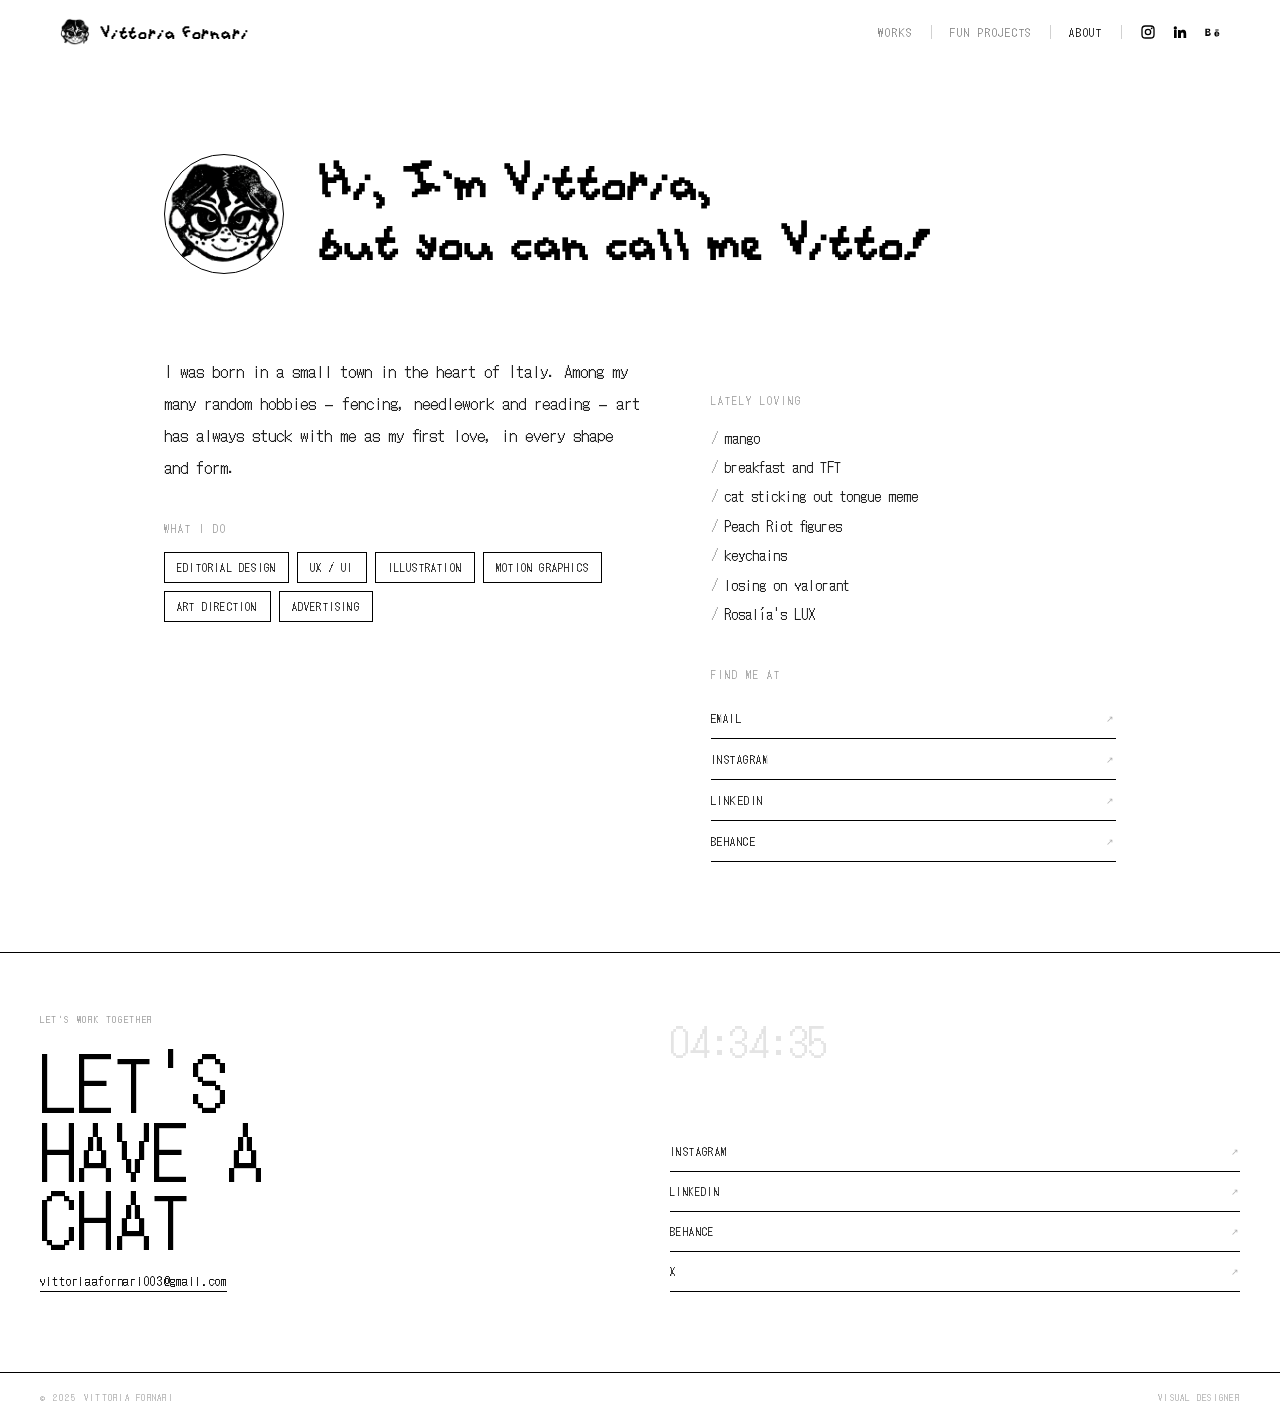
<file: aboutme.html>
<!DOCTYPE html>
<html lang="en">
<head>
<meta charset="UTF-8">
<meta name="viewport" content="width=device-width, initial-scale=1.0">
<title>About — Vittoria Fornari</title>
<meta name="description" content="About Vittoria Fornari — Visual Designer.">
<link rel="icon" type="image/png" href="assets/proj/logo.png">
<link rel="preconnect" href="https://fonts.googleapis.com">
<link rel="preconnect" href="https://fonts.gstatic.com" crossorigin>
<link href="https://fonts.googleapis.com/css2?family=DotGothic16&display=swap" rel="stylesheet">
<style>
@font-face { font-family:'CHAOS16'; src:url('fonts/chaos16.woff2') format('woff2'); font-weight:normal; font-style:normal; font-display:swap; }
*{margin:0;padding:0;box-sizing:border-box;}
html{scroll-behavior:smooth;}
body{background:#fff;color:#000;font-family:'DotGothic16',sans-serif;-webkit-font-smoothing:antialiased;overflow-x:hidden;}
a{color:inherit;text-decoration:none;}
img{display:block;max-width:100%;}
.wrap{max-width:1040px;margin:0 auto;padding:0 44px;}

/* header */
header.h{position:sticky;top:0;z-index:50;background:#fff;border-bottom:1px solid rgba(0,0,0,.08);}
.h-in{display:flex;align-items:center;justify-content:space-between;height:64px;}
.brand{display:flex;align-items:center;gap:10px;}
.brand img{width:30px;height:30px;border-radius:50%;}
.brand span{font-family:'CHAOS16',sans-serif;font-size:20px;letter-spacing:.04em;}
.h-nav{display:flex;gap:28px;}
.h-nav a{font-size:11px;letter-spacing:.16em;text-transform:uppercase;color:rgba(0,0,0,.5);transition:color .15s;}
.h-nav a:hover,.h-nav a.active{color:#000;}
@media(max-width:680px){.h-nav{gap:15px;}.h-nav a:nth-child(n+4){display:none;}}

/* hero */
.about-hero{padding:90px 0 30px;display:flex;align-items:center;gap:34px;flex-wrap:wrap;}
.about-hero img{width:120px;height:120px;border-radius:50%;border:1px solid #000;object-fit:cover;}
.about-hero h1{font-family:'CHAOS16',sans-serif;font-weight:400;font-size:clamp(30px,5.5vw,58px);line-height:1.04;}
.about-hero .script{font-family:'CHAOS16',sans-serif;}

/* body grid */
.about-body{display:grid;grid-template-columns:1.2fr 1fr;gap:60px;padding:50px 0 90px;}
@media(max-width:760px){.about-body{grid-template-columns:1fr;gap:46px;}}
.lead{font-size:16px;line-height:2;color:#222;max-width:60ch;}
.block-k{font-size:10px;letter-spacing:.2em;text-transform:uppercase;color:rgba(0,0,0,.4);margin:38px 0 16px;}
.loving li{font-size:14px;line-height:2.1;list-style:none;color:#1a1a1a;}
.loving li::before{content:"/";color:rgba(0,0,0,.35);margin-right:6px;}
.skills{display:flex;flex-wrap:wrap;gap:8px;}
.skills span{font-size:10px;letter-spacing:.12em;text-transform:uppercase;border:1px solid #000;padding:7px 12px;}
.find a{display:flex;justify-content:space-between;align-items:center;border-bottom:1px solid #000;padding:12px 0;font-size:11px;letter-spacing:.14em;text-transform:uppercase;transition:opacity .15s;}
.find a:hover{opacity:.45;}
.find a span{opacity:.3;font-size:9px;}

/* ── SITE FOOTER ── */
.site-foot{width:100%;background:#fff;border-top:1px solid #000;font-family:'DotGothic16',sans-serif;color:#000;}
.ft-wrap{display:grid;grid-template-columns:1fr 1fr;padding:60px 40px 80px;gap:60px;}
.ft-cta{display:flex;flex-direction:column;gap:20px;}
.ft-eyebrow{font-size:9px;letter-spacing:.18em;text-transform:uppercase;opacity:.38;}
.ft-title{font-family:'DotGothic16',sans-serif;font-size:clamp(36px,6vw,72px);line-height:.95;letter-spacing:.02em;}
.ft-email{font-size:12px;letter-spacing:.06em;color:#000;text-decoration:none;border-bottom:1px solid #000;padding-bottom:2px;width:fit-content;transition:opacity .15s;}
.ft-email:hover{opacity:.45;}
.ft-right{display:flex;flex-direction:column;justify-content:space-between;gap:30px;}
.ft-clock{font-family:'DotGothic16',sans-serif;font-size:38px;letter-spacing:.02em;opacity:.1;}
.ft-links{display:flex;flex-direction:column;gap:0;}
.ft-link{font-size:10px;letter-spacing:.14em;text-transform:uppercase;color:#000;text-decoration:none;display:flex;align-items:center;justify-content:space-between;border-bottom:1px solid #000;padding:12px 0;transition:opacity .15s;}
.ft-link:hover{opacity:.45;}
.ft-link span{opacity:.3;font-size:9px;}
.ft-bottom{border-top:1px solid #000;padding:18px 40px;display:flex;align-items:center;justify-content:space-between;}
.ft-copy{font-size:9px;letter-spacing:.14em;text-transform:uppercase;opacity:.3;}
@media(max-width:680px){.ft-wrap{grid-template-columns:1fr;gap:40px;padding:40px 20px 60px;}.ft-title{font-size:36px;}.ft-clock{font-size:24px;}.ft-bottom{padding:16px 20px;flex-direction:column;gap:6px;align-items:flex-start;}.ft-email{font-size:10px;word-break:break-all;}.ft-eyebrow{font-size:8px;}}
@media(max-width:400px){.ft-wrap{padding:32px 16px 48px;}.ft-title{font-size:28px;}.ft-bottom{padding:14px 16px;}}

.nav-soc{display:inline-flex;align-items:center;gap:16px;margin-left:24px;}
.nav-ico{display:inline-flex;align-items:center;color:rgba(0,0,0,.5);transition:color .15s;}
.nav-ico:hover{color:#000;}
.nav-ico svg{width:16px;height:16px;display:block;}

/* ===== UNIFIED NAVBAR ===== */
.snav{position:sticky;top:0;z-index:80;display:flex;align-items:center;justify-content:space-between;height:64px;padding:0 60px;background:#fff;}
.snav.hero{position:absolute;left:0;right:0;}
.snav a,.snav a:hover,.snav a:visited,.snav a:focus,.snav a:active{text-decoration:none !important;color:inherit;}
.snav-brand{display:flex;align-items:center;gap:10px;flex-shrink:0;}
.snav-brand img{width:30px;height:30px;border-radius:50%;object-fit:cover;}
.snav-brand span{font-family:'CHAOS16',sans-serif;font-size:20px;letter-spacing:.04em;color:#000;}
.snav-menu{display:flex;align-items:center;gap:18px;}
.snav-menu>a{font-family:'DotGothic16',sans-serif;font-size:11px;letter-spacing:.16em;text-transform:uppercase;color:rgba(0,0,0,.5);transition:color .15s;}
.snav-menu>a:hover,.snav-menu>a.active{color:#000;}
.snav-div{width:1px;height:14px;background:rgba(0,0,0,.18);flex:0 0 auto;}
.snav-soc{display:inline-flex;align-items:center;gap:16px;margin-left:0;}
.snav-ico{display:inline-flex;align-items:center;color:rgba(0,0,0,.5);transition:color .15s;}
.snav-ico:hover{color:#000;}
.snav-ico svg{width:16px;height:16px;display:block;}
.snav-burger{display:none;flex-direction:column;gap:5px;cursor:pointer;padding:4px;background:none;border:none;z-index:90;}
.snav-burger span{display:block;width:22px;height:1.5px;background:#000;transition:transform .25s,opacity .25s;}
.snav-burger.open span:nth-child(1){transform:translateY(6.5px) rotate(45deg);}
.snav-burger.open span:nth-child(2){opacity:0;}
.snav-burger.open span:nth-child(3){transform:translateY(-6.5px) rotate(-45deg);}
.snav-drawer{display:none;position:absolute;top:64px;left:0;right:0;background:#fff;z-index:70;border-bottom:1px solid rgba(0,0,0,.08);padding:20px 60px 28px;flex-direction:column;gap:16px;}
.snav-drawer.open{display:flex;}
.snav-drawer>a{font-family:'DotGothic16',sans-serif;font-size:13px;letter-spacing:.16em;text-transform:uppercase;color:rgba(0,0,0,.55);}
.snav-drawer>a:hover,.snav-drawer>a.active{color:#000;}
.snav-drawer .snav-soc{margin-left:0;gap:20px;}
@media(max-width:680px){.snav{padding:0 20px;}.snav-menu{display:none;}.snav-burger{display:flex;}.snav-brand span{font-size:16px;}.snav-drawer{padding:20px 20px 28px;}}
</style>
</head>
<body>

<header class="snav"><a class="snav-brand" href="index.html"><img src="assets/proj/logo.png" alt="Vitto"><span>Vittoria Fornari</span></a><nav class="snav-menu"><a href="index.html">Works</a><span class="snav-div"></span><a href="funprojects.html">Fun Projects</a><span class="snav-div"></span><a href="aboutme.html" class="active">About</a><span class="snav-div"></span><span class="snav-soc"><a class="snav-ico" target="_blank" rel="noreferrer" aria-label="Instagram" href="https://www.instagram.com/vitto_gd"><svg viewBox="0 0 24 24" fill="none" stroke="currentColor" stroke-width="2"><rect x="3" y="3" width="18" height="18" rx="5"/><circle cx="12" cy="12" r="4"/><circle cx="17.5" cy="6.5" r="1.3" fill="currentColor" stroke="none"/></svg></a><a class="snav-ico" target="_blank" rel="noreferrer" aria-label="LinkedIn" href="https://www.linkedin.com/in/vittoria-fornari-6405b0313"><svg viewBox="0 0 24 24" fill="currentColor"><path d="M4.98 3.5a2.5 2.5 0 100 5 2.5 2.5 0 000-5zM3 9h4v12H3zM9 9h3.8v1.7h.1c.5-.9 1.8-1.9 3.7-1.9 4 0 4.7 2.6 4.7 6V21h-4v-5.3c0-1.3 0-2.9-1.8-2.9s-2 1.4-2 2.8V21H9z"/></svg></a><a class="snav-ico" target="_blank" rel="noreferrer" aria-label="Behance" href="https://www.behance.net/vittoriafornari2"><svg viewBox="0 0 24 24" fill="currentColor"><path d="M8.2 11.3c.8-.4 1.2-1 1.2-1.9 0-1.8-1.3-2.4-3-2.4H2v10.9h4.6c1.8 0 3.5-.9 3.5-2.9 0-1.2-.6-2.1-1.9-2.4zM4.3 8.7h1.9c.7 0 1.3.2 1.3 1s-.5 1.1-1.3 1.1H4.3zm2.1 6.8H4.3v-2.6h2.2c.9 0 1.5.4 1.5 1.3 0 .9-.7 1.3-1.6 1.3zM22 9.6h-5V8.4h5zM19.4 11c-2.3 0-3.9 1.6-3.9 3.9s1.5 3.9 3.9 3.9c1.8 0 3-.8 3.5-2.5h-1.9c-.2.6-.8.9-1.5.9-1 0-1.6-.6-1.7-1.6H23c.2-2.4-1-4.5-3.6-4.5zm-1.6 3.1c.1-.9.6-1.5 1.6-1.5.9 0 1.4.6 1.5 1.5z"/></svg></a></span></nav><button class="snav-burger" aria-label="Menu"><span></span><span></span><span></span></button><nav class="snav-drawer"><a href="index.html">Works</a><a href="funprojects.html">Fun Projects</a><a href="aboutme.html" class="active">About</a><span class="snav-soc"><a class="snav-ico" target="_blank" rel="noreferrer" aria-label="Instagram" href="https://www.instagram.com/vitto_gd"><svg viewBox="0 0 24 24" fill="none" stroke="currentColor" stroke-width="2"><rect x="3" y="3" width="18" height="18" rx="5"/><circle cx="12" cy="12" r="4"/><circle cx="17.5" cy="6.5" r="1.3" fill="currentColor" stroke="none"/></svg></a><a class="snav-ico" target="_blank" rel="noreferrer" aria-label="LinkedIn" href="https://www.linkedin.com/in/vittoria-fornari-6405b0313"><svg viewBox="0 0 24 24" fill="currentColor"><path d="M4.98 3.5a2.5 2.5 0 100 5 2.5 2.5 0 000-5zM3 9h4v12H3zM9 9h3.8v1.7h.1c.5-.9 1.8-1.9 3.7-1.9 4 0 4.7 2.6 4.7 6V21h-4v-5.3c0-1.3 0-2.9-1.8-2.9s-2 1.4-2 2.8V21H9z"/></svg></a><a class="snav-ico" target="_blank" rel="noreferrer" aria-label="Behance" href="https://www.behance.net/vittoriafornari2"><svg viewBox="0 0 24 24" fill="currentColor"><path d="M8.2 11.3c.8-.4 1.2-1 1.2-1.9 0-1.8-1.3-2.4-3-2.4H2v10.9h4.6c1.8 0 3.5-.9 3.5-2.9 0-1.2-.6-2.1-1.9-2.4zM4.3 8.7h1.9c.7 0 1.3.2 1.3 1s-.5 1.1-1.3 1.1H4.3zm2.1 6.8H4.3v-2.6h2.2c.9 0 1.5.4 1.5 1.3 0 .9-.7 1.3-1.6 1.3zM22 9.6h-5V8.4h5zM19.4 11c-2.3 0-3.9 1.6-3.9 3.9s1.5 3.9 3.9 3.9c1.8 0 3-.8 3.5-2.5h-1.9c-.2.6-.8.9-1.5.9-1 0-1.6-.6-1.7-1.6H23c.2-2.4-1-4.5-3.6-4.5zm-1.6 3.1c.1-.9.6-1.5 1.6-1.5.9 0 1.4.6 1.5 1.5z"/></svg></a></span></nav></header>

<main class="wrap">
  <section class="about-hero">
    <img src="assets/proj/logo.png" alt="Vittoria Fornari">
    <h1>Hi, I'm Vittoria,<br>but you can call me <span class="script">Vitto!</span></h1>
  </section>

  <section class="about-body">
    <div>
      <p class="lead">I was born in a small town in the heart of Italy. Among my many random hobbies — fencing, needlework and reading — art has always stuck with me as my first love, in every shape and form.</p>

      <p class="block-k">What I do</p>
      <div class="skills">
        <span>Editorial Design</span>
        <span>UX / UI</span>
        <span>Illustration</span>
        <span>Motion Graphics</span>
        <span>Art Direction</span>
        <span>Advertising</span>
      </div>
    </div>

    <div>
      <p class="block-k">Lately loving</p>
      <ul class="loving">
        <li>mango</li>
        <li>breakfast and TFT</li>
        <li>cat sticking out tongue meme</li>
        <li>Peach Riot figures</li>
        <li>keychains</li>
        <li>losing on valorant</li>
        <li>Rosalía's LUX</li>
      </ul>

      <p class="block-k">Find me at</p>
      <div class="find">
        <a href="mailto:vittoriaafornari003@gmail.com">Email <span>↗</span></a>
        <a href="https://www.instagram.com/vitto_gd" target="_blank">Instagram <span>↗</span></a>
        <a href="https://www.linkedin.com/in/vittoria-fornari-6405b0313" target="_blank">LinkedIn <span>↗</span></a>
        <a href="https://www.behance.net/vittoriafornari2" target="_blank">Behance <span>↗</span></a>
      </div>
    </div>
  </section>
</main>

<footer class="site-foot">
  <div class="ft-wrap">
    <div class="ft-cta">
      <span class="ft-eyebrow">Let's work together</span>
      <div class="ft-title">LET'S<br>HAVE A<br>CHAT</div>
      <a class="ft-email" href="mailto:vittoriaafornari003@gmail.com">vittoriaafornari003@gmail.com</a>
    </div>
    <div class="ft-right">
      <div class="ft-clock" id="ft-clock">00:00:00</div>
      <div class="ft-links">
        <a class="ft-link" href="https://www.instagram.com/vitto_gd" target="_blank" rel="noreferrer">Instagram<span>↗</span></a>
        <a class="ft-link" href="https://www.linkedin.com/in/vittoria-fornari-6405b0313" target="_blank" rel="noreferrer">LinkedIn<span>↗</span></a>
        <a class="ft-link" href="https://www.behance.net/vittoriafornari2" target="_blank" rel="noreferrer">Behance<span>↗</span></a>
        <a class="ft-link" href="https://x.com/jeonvittoo" target="_blank" rel="noreferrer">X<span>↗</span></a>
      </div>
    </div>
  </div>
  <div class="ft-bottom">
    <span class="ft-copy">© 2025 Vittoria Fornari</span>
    <span class="ft-copy">Visual Designer</span>
  </div>
</footer>
<script>
(function(){function tick(){var el=document.getElementById('ft-clock');if(!el)return;el.textContent=new Date().toLocaleTimeString('it-IT',{timeZone:'Europe/Rome',hour:'2-digit',minute:'2-digit',second:'2-digit'});}tick();setInterval(tick,1000);})();
</script>

<script>(function(){var b=document.querySelector(".snav-burger"),d=document.querySelector(".snav-drawer");if(b&&d){b.addEventListener("click",function(){b.classList.toggle("open");d.classList.toggle("open");});d.querySelectorAll("a").forEach(function(a){a.addEventListener("click",function(){b.classList.remove("open");d.classList.remove("open");});});}})();</script>
</body>
</html>
</file>
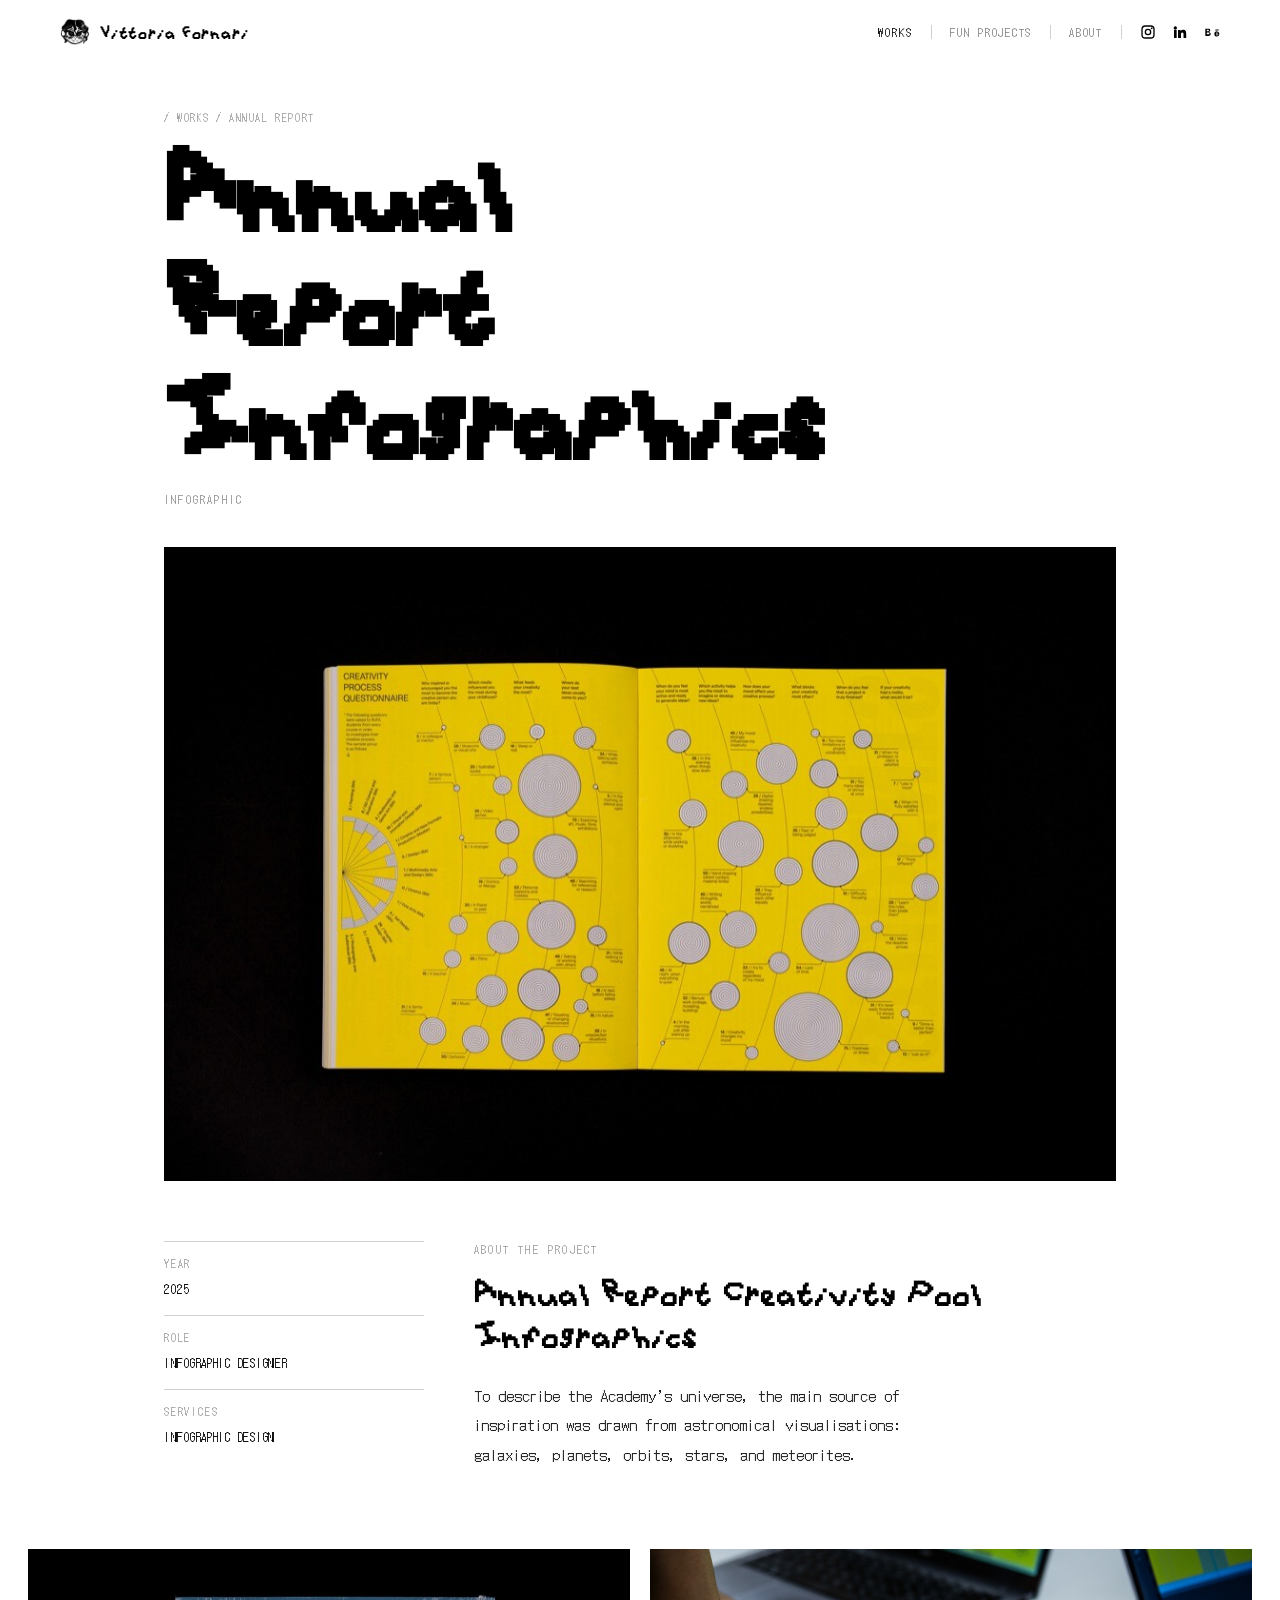
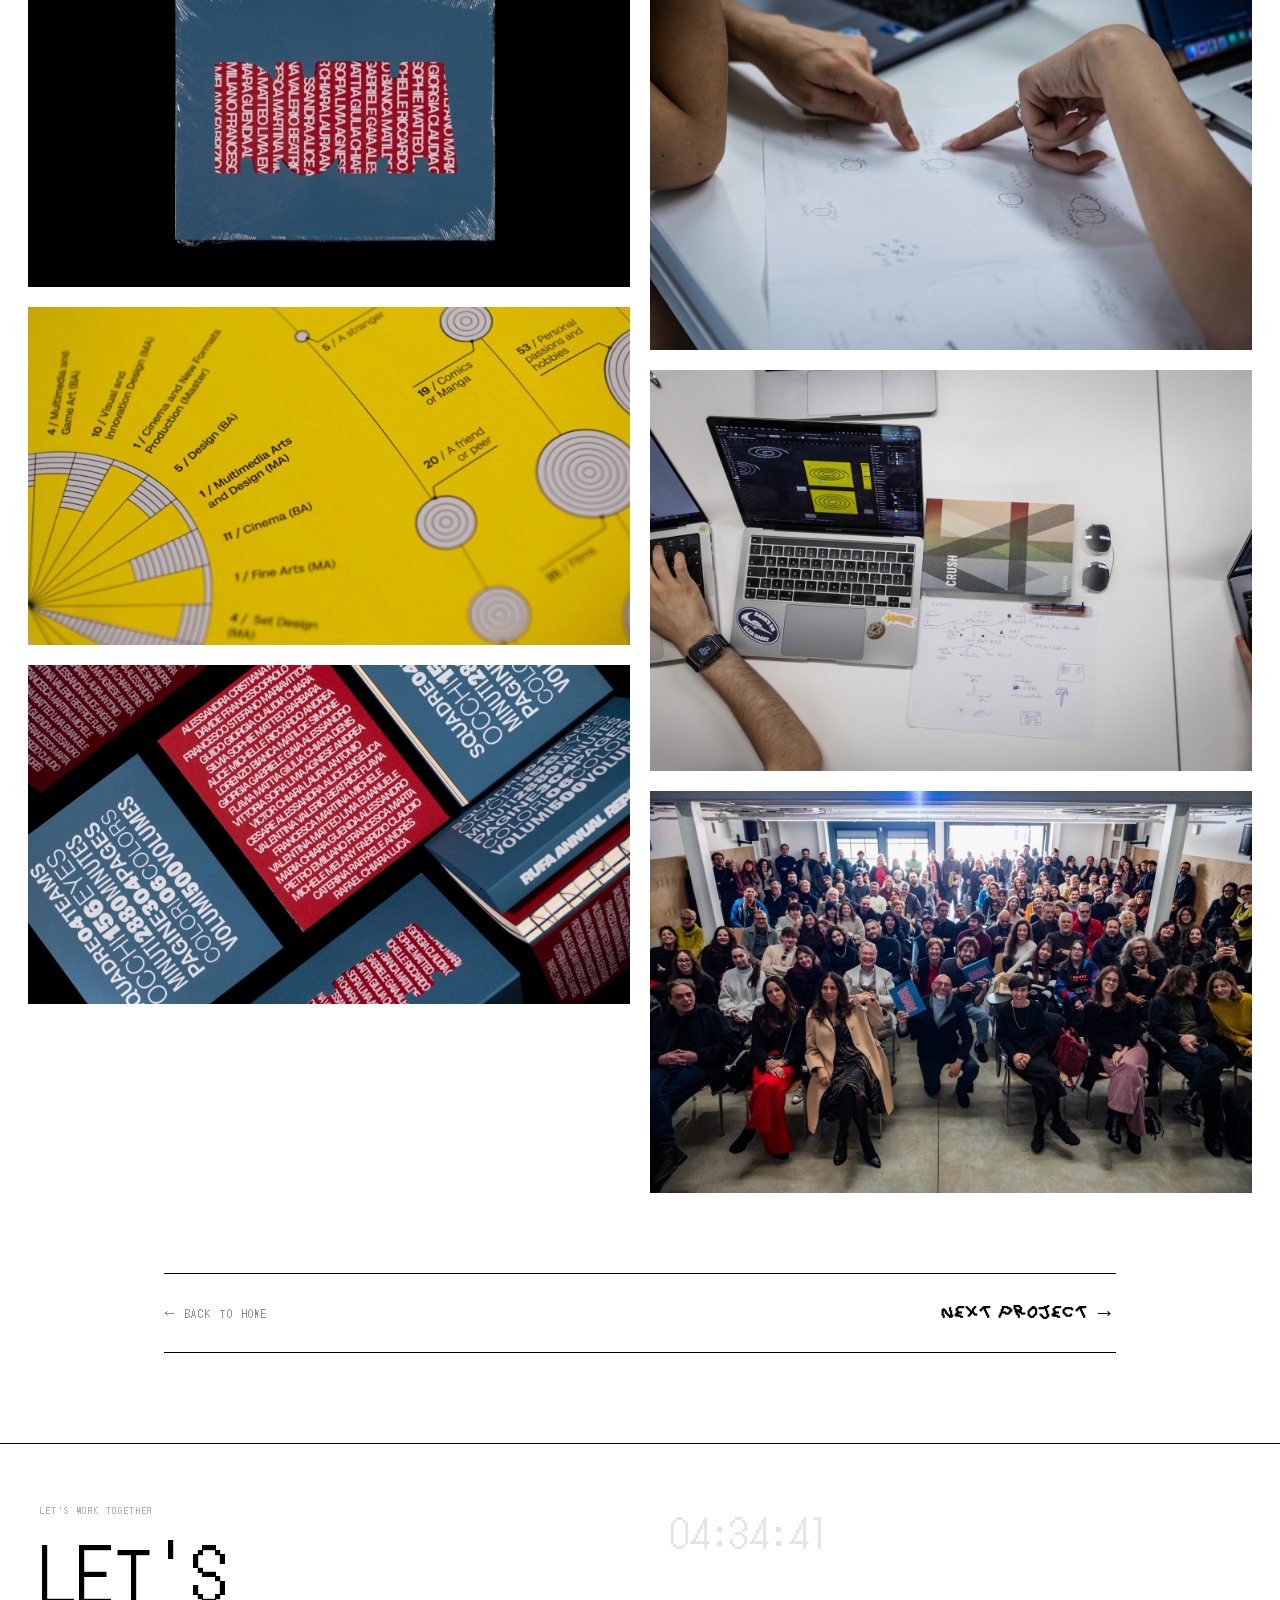
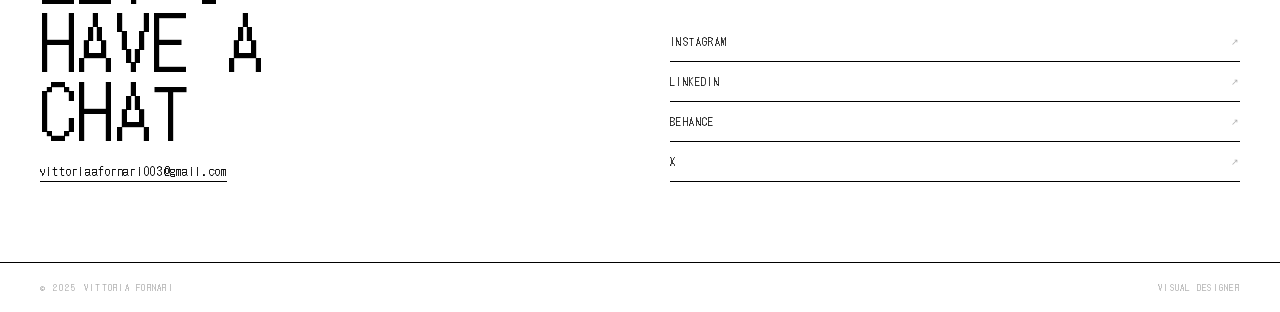
<file: projects/annual-report.html>
<!DOCTYPE html>
<html lang="en">
<head>
<meta charset="UTF-8">
<meta name="viewport" content="width=device-width, initial-scale=1.0">
<title>Annual Report — Vittoria Fornari</title>
<meta name="description" content="Annual Report — project by Vittoria Fornari, Visual Designer.">
<link rel="icon" type="image/png" href="../assets/proj/logo.png">
<link rel="preconnect" href="https://fonts.googleapis.com">
<link rel="preconnect" href="https://fonts.gstatic.com" crossorigin>
<link href="https://fonts.googleapis.com/css2?family=DotGothic16&display=swap" rel="stylesheet">
<style>
@font-face { font-family:'CHAOS16'; src:url('../fonts/chaos16.woff2') format('woff2'); font-weight:normal; font-style:normal; font-display:swap; }
*{margin:0;padding:0;box-sizing:border-box;}
html{scroll-behavior:smooth;}
body{background:#fff;color:#000;font-family:'DotGothic16',sans-serif;-webkit-font-smoothing:antialiased;overflow-x:hidden;}
a{color:inherit;text-decoration:none;}
img{display:block;max-width:100%;}
.wrap{max-width:1040px;margin:0 auto;padding:0 44px;}

/* ticker */
#tk{height:28px;background:#000;overflow:hidden;display:flex;align-items:center;}
.tk-tr{display:flex;white-space:nowrap;animation:tk 40s linear infinite;}
.tk-tr span{font-size:9px;letter-spacing:.18em;text-transform:uppercase;color:rgba(255,255,255,.75);padding:0 28px;}
.tk-tr .d{color:rgba(255,255,255,.3);padding:0;}
@keyframes tk{from{transform:translateX(0)}to{transform:translateX(-50%)}}

/* header */
header.h{position:sticky;top:0;z-index:50;background:#fff;border-bottom:1px solid rgba(0,0,0,.08);}
.h-in{display:flex;align-items:center;justify-content:space-between;height:64px;}
.brand{display:flex;align-items:center;gap:10px;}
.brand img{width:30px;height:30px;border-radius:50%;}
.brand span{font-family:'CHAOS16',sans-serif;font-size:20px;letter-spacing:.04em;}
.h-nav{display:flex;gap:28px;}
.h-nav a{font-size:11px;letter-spacing:.16em;text-transform:uppercase;color:rgba(0,0,0,.5);transition:color .15s;}
.h-nav a:hover{color:#000;}
@media(max-width:680px){.h-nav{gap:16px;}.h-nav a:nth-child(n+3){display:none;}}

/* breadcrumb */
.bc{font-size:10px;letter-spacing:.16em;text-transform:uppercase;color:rgba(0,0,0,.4);margin-top:46px;}
.bc a:hover{color:#000;}

/* hero */
.hero{font-family:'CHAOS16',sans-serif;font-size:clamp(46px,11vw,120px);line-height:.95;margin:18px 0 6px;}
.hero-cat{font-size:11px;letter-spacing:.2em;text-transform:uppercase;color:rgba(0,0,0,.45);margin-bottom:40px;}

.cover{width:100%;margin-bottom:60px;}

/* overview */
.ov{display:grid;grid-template-columns:260px 1fr;gap:50px;margin-bottom:64px;}
@media(max-width:760px){.ov{grid-template-columns:1fr;gap:34px;}}
.meta-row{border-top:1px solid rgba(0,0,0,.18);padding:14px 0;}
.meta-row .k{font-size:10px;letter-spacing:.18em;text-transform:uppercase;color:rgba(0,0,0,.4);margin-bottom:7px;}
.meta-row .v{font-size:12px;letter-spacing:.06em;text-transform:uppercase;line-height:1.9;}
.about .ab-k{font-size:11px;letter-spacing:.2em;text-transform:uppercase;color:rgba(0,0,0,.4);margin-bottom:18px;}
.about h2{font-family:'CHAOS16',sans-serif;font-weight:400;font-size:clamp(24px,4vw,40px);line-height:1.05;margin-bottom:22px;}
.about p{font-size:15px;line-height:1.95;color:#222;margin-bottom:16px;max-width:62ch;}
.about strong{font-weight:400;background:#000;color:#fff;padding:0 4px;}
.about em{font-style:italic;}

/* gallery */
.gal{width:100vw;position:relative;left:50%;transform:translateX(-50%);padding:0 28px;column-count:2;column-gap:20px;margin:0 0 80px;}
.gal img{width:100%;margin:0 0 20px;break-inside:avoid;display:block;}
@media(max-width:760px){.gal{column-count:1;padding:0 18px;}}

/* project nav */
.pnav{display:flex;justify-content:space-between;align-items:center;border-top:1px solid #000;border-bottom:1px solid #000;padding:26px 0;margin-bottom:90px;}
.pnav a{font-size:11px;letter-spacing:.16em;text-transform:uppercase;color:rgba(0,0,0,.55);transition:color .15s;}
.pnav a:hover{color:#000;}
.pnav .nx{font-family:'CHAOS16',sans-serif;font-size:22px;letter-spacing:.02em;color:#000;}

/* contact */
.chat{text-align:center;padding:30px 0 70px;}
.chat h2{font-family:'CHAOS16',sans-serif;font-size:clamp(44px,12vw,120px);line-height:1;margin-bottom:30px;}
.chat .em{font-size:clamp(14px,2.2vw,20px);border-bottom:1px solid #000;padding-bottom:3px;}
.chat .soc{margin-top:34px;display:flex;gap:24px;justify-content:center;flex-wrap:wrap;}
.chat .soc a{font-size:11px;letter-spacing:.12em;text-transform:uppercase;color:rgba(0,0,0,.55);}
.chat .soc a:hover{color:#000;}

footer.f{border-top:1px solid rgba(0,0,0,.12);}
.f-in{display:flex;justify-content:space-between;padding:22px 0;font-size:10px;letter-spacing:.14em;text-transform:uppercase;color:rgba(0,0,0,.45);}

/* ── SITE FOOTER ── */
.site-foot{width:100%;background:#fff;border-top:1px solid #000;font-family:'DotGothic16',sans-serif;color:#000;}
.ft-wrap{display:grid;grid-template-columns:1fr 1fr;padding:60px 40px 80px;gap:60px;}
.ft-cta{display:flex;flex-direction:column;gap:20px;}
.ft-eyebrow{font-size:9px;letter-spacing:.18em;text-transform:uppercase;opacity:.38;}
.ft-title{font-family:'DotGothic16',sans-serif;font-size:clamp(36px,6vw,72px);line-height:.95;letter-spacing:.02em;}
.ft-email{font-size:12px;letter-spacing:.06em;color:#000;text-decoration:none;border-bottom:1px solid #000;padding-bottom:2px;width:fit-content;transition:opacity .15s;}
.ft-email:hover{opacity:.45;}
.ft-right{display:flex;flex-direction:column;justify-content:space-between;}
.ft-clock{font-family:'DotGothic16',sans-serif;font-size:38px;letter-spacing:.02em;opacity:.1;}
.ft-links{display:flex;flex-direction:column;gap:0;}
.ft-link{font-size:10px;letter-spacing:.14em;text-transform:uppercase;color:#000;text-decoration:none;display:flex;align-items:center;justify-content:space-between;border-bottom:1px solid #000;padding:12px 0;transition:opacity .15s;}
.ft-link:hover{opacity:.45;}
.ft-link span{opacity:.3;font-size:9px;}
.ft-bottom{border-top:1px solid #000;padding:18px 40px;display:flex;align-items:center;justify-content:space-between;}
.ft-copy{font-size:9px;letter-spacing:.14em;text-transform:uppercase;opacity:.3;}
@media(max-width:680px){.ft-wrap{grid-template-columns:1fr;gap:40px;padding:40px 20px 60px;}.ft-title{font-size:36px;}.ft-clock{font-size:24px;}.ft-bottom{padding:16px 20px;flex-direction:column;gap:6px;align-items:flex-start;}.ft-email{font-size:10px;word-break:break-all;}.ft-link{font-size:10px;padding:14px 0;}.ft-eyebrow{font-size:8px;}}
@media(max-width:400px){.ft-wrap{padding:32px 16px 48px;}.ft-title{font-size:28px;}.ft-bottom{padding:14px 16px;}}

.nav-soc{display:inline-flex;align-items:center;gap:16px;margin-left:24px;}
.nav-ico{display:inline-flex;align-items:center;color:rgba(0,0,0,.5);transition:color .15s;}
.nav-ico:hover{color:#000;}
.nav-ico svg{width:16px;height:16px;display:block;}

/* ===== UNIFIED NAVBAR ===== */
.snav{position:sticky;top:0;z-index:80;display:flex;align-items:center;justify-content:space-between;height:64px;padding:0 60px;background:#fff;}
.snav.hero{position:absolute;left:0;right:0;}
.snav a,.snav a:hover,.snav a:visited,.snav a:focus,.snav a:active{text-decoration:none !important;color:inherit;}
.snav-brand{display:flex;align-items:center;gap:10px;flex-shrink:0;}
.snav-brand img{width:30px;height:30px;border-radius:50%;object-fit:cover;}
.snav-brand span{font-family:'CHAOS16',sans-serif;font-size:20px;letter-spacing:.04em;color:#000;}
.snav-menu{display:flex;align-items:center;gap:18px;}
.snav-menu>a{font-family:'DotGothic16',sans-serif;font-size:11px;letter-spacing:.16em;text-transform:uppercase;color:rgba(0,0,0,.5);transition:color .15s;}
.snav-menu>a:hover,.snav-menu>a.active{color:#000;}
.snav-div{width:1px;height:14px;background:rgba(0,0,0,.18);flex:0 0 auto;}
.snav-soc{display:inline-flex;align-items:center;gap:16px;margin-left:0;}
.snav-ico{display:inline-flex;align-items:center;color:rgba(0,0,0,.5);transition:color .15s;}
.snav-ico:hover{color:#000;}
.snav-ico svg{width:16px;height:16px;display:block;}
.snav-burger{display:none;flex-direction:column;gap:5px;cursor:pointer;padding:4px;background:none;border:none;z-index:90;}
.snav-burger span{display:block;width:22px;height:1.5px;background:#000;transition:transform .25s,opacity .25s;}
.snav-burger.open span:nth-child(1){transform:translateY(6.5px) rotate(45deg);}
.snav-burger.open span:nth-child(2){opacity:0;}
.snav-burger.open span:nth-child(3){transform:translateY(-6.5px) rotate(-45deg);}
.snav-drawer{display:none;position:absolute;top:64px;left:0;right:0;background:#fff;z-index:70;border-bottom:1px solid rgba(0,0,0,.08);padding:20px 60px 28px;flex-direction:column;gap:16px;}
.snav-drawer.open{display:flex;}
.snav-drawer>a{font-family:'DotGothic16',sans-serif;font-size:13px;letter-spacing:.16em;text-transform:uppercase;color:rgba(0,0,0,.55);}
.snav-drawer>a:hover,.snav-drawer>a.active{color:#000;}
.snav-drawer .snav-soc{margin-left:0;gap:20px;}
@media(max-width:680px){.snav{padding:0 20px;}.snav-menu{display:none;}.snav-burger{display:flex;}.snav-brand span{font-size:16px;}.snav-drawer{padding:20px 20px 28px;}}
</style>
</head>
<body>

<header class="snav"><a class="snav-brand" href="../index.html"><img src="../assets/proj/logo.png" alt="Vitto"><span>Vittoria Fornari</span></a><nav class="snav-menu"><a href="../index.html" class="active">Works</a><span class="snav-div"></span><a href="../funprojects.html">Fun Projects</a><span class="snav-div"></span><a href="../aboutme.html">About</a><span class="snav-div"></span><span class="snav-soc"><a class="snav-ico" target="_blank" rel="noreferrer" aria-label="Instagram" href="https://www.instagram.com/vitto_gd"><svg viewBox="0 0 24 24" fill="none" stroke="currentColor" stroke-width="2"><rect x="3" y="3" width="18" height="18" rx="5"/><circle cx="12" cy="12" r="4"/><circle cx="17.5" cy="6.5" r="1.3" fill="currentColor" stroke="none"/></svg></a><a class="snav-ico" target="_blank" rel="noreferrer" aria-label="LinkedIn" href="https://www.linkedin.com/in/vittoria-fornari-6405b0313"><svg viewBox="0 0 24 24" fill="currentColor"><path d="M4.98 3.5a2.5 2.5 0 100 5 2.5 2.5 0 000-5zM3 9h4v12H3zM9 9h3.8v1.7h.1c.5-.9 1.8-1.9 3.7-1.9 4 0 4.7 2.6 4.7 6V21h-4v-5.3c0-1.3 0-2.9-1.8-2.9s-2 1.4-2 2.8V21H9z"/></svg></a><a class="snav-ico" target="_blank" rel="noreferrer" aria-label="Behance" href="https://www.behance.net/vittoriafornari2"><svg viewBox="0 0 24 24" fill="currentColor"><path d="M8.2 11.3c.8-.4 1.2-1 1.2-1.9 0-1.8-1.3-2.4-3-2.4H2v10.9h4.6c1.8 0 3.5-.9 3.5-2.9 0-1.2-.6-2.1-1.9-2.4zM4.3 8.7h1.9c.7 0 1.3.2 1.3 1s-.5 1.1-1.3 1.1H4.3zm2.1 6.8H4.3v-2.6h2.2c.9 0 1.5.4 1.5 1.3 0 .9-.7 1.3-1.6 1.3zM22 9.6h-5V8.4h5zM19.4 11c-2.3 0-3.9 1.6-3.9 3.9s1.5 3.9 3.9 3.9c1.8 0 3-.8 3.5-2.5h-1.9c-.2.6-.8.9-1.5.9-1 0-1.6-.6-1.7-1.6H23c.2-2.4-1-4.5-3.6-4.5zm-1.6 3.1c.1-.9.6-1.5 1.6-1.5.9 0 1.4.6 1.5 1.5z"/></svg></a></span></nav><button class="snav-burger" aria-label="Menu"><span></span><span></span><span></span></button><nav class="snav-drawer"><a href="../index.html" class="active">Works</a><a href="../funprojects.html">Fun Projects</a><a href="../aboutme.html">About</a><span class="snav-soc"><a class="snav-ico" target="_blank" rel="noreferrer" aria-label="Instagram" href="https://www.instagram.com/vitto_gd"><svg viewBox="0 0 24 24" fill="none" stroke="currentColor" stroke-width="2"><rect x="3" y="3" width="18" height="18" rx="5"/><circle cx="12" cy="12" r="4"/><circle cx="17.5" cy="6.5" r="1.3" fill="currentColor" stroke="none"/></svg></a><a class="snav-ico" target="_blank" rel="noreferrer" aria-label="LinkedIn" href="https://www.linkedin.com/in/vittoria-fornari-6405b0313"><svg viewBox="0 0 24 24" fill="currentColor"><path d="M4.98 3.5a2.5 2.5 0 100 5 2.5 2.5 0 000-5zM3 9h4v12H3zM9 9h3.8v1.7h.1c.5-.9 1.8-1.9 3.7-1.9 4 0 4.7 2.6 4.7 6V21h-4v-5.3c0-1.3 0-2.9-1.8-2.9s-2 1.4-2 2.8V21H9z"/></svg></a><a class="snav-ico" target="_blank" rel="noreferrer" aria-label="Behance" href="https://www.behance.net/vittoriafornari2"><svg viewBox="0 0 24 24" fill="currentColor"><path d="M8.2 11.3c.8-.4 1.2-1 1.2-1.9 0-1.8-1.3-2.4-3-2.4H2v10.9h4.6c1.8 0 3.5-.9 3.5-2.9 0-1.2-.6-2.1-1.9-2.4zM4.3 8.7h1.9c.7 0 1.3.2 1.3 1s-.5 1.1-1.3 1.1H4.3zm2.1 6.8H4.3v-2.6h2.2c.9 0 1.5.4 1.5 1.3 0 .9-.7 1.3-1.6 1.3zM22 9.6h-5V8.4h5zM19.4 11c-2.3 0-3.9 1.6-3.9 3.9s1.5 3.9 3.9 3.9c1.8 0 3-.8 3.5-2.5h-1.9c-.2.6-.8.9-1.5.9-1 0-1.6-.6-1.7-1.6H23c.2-2.4-1-4.5-3.6-4.5zm-1.6 3.1c.1-.9.6-1.5 1.6-1.5.9 0 1.4.6 1.5 1.5z"/></svg></a></span></nav></header>

<main class="wrap">
  <div class="bc"> / <a href="../index.html">Works</a> / Annual Report</div>
  <h1 class="hero">Annual<br>Report<br>Infographics</h1>
  <div class="hero-cat">Infographic</div>
  <img class="cover" src="../assets/proj/annual-report-cover.jpg" alt="Annual Report">

  <section class="ov">
    <div class="meta">
      <div class="meta-row"><div class="k">Year</div><div class="v">2025</div></div>
      <div class="meta-row"><div class="k">Role</div><div class="v">INFOGRAPHIC DESIGNER</div></div>
      <div class="meta-row"><div class="k">Services</div><div class="v">Infographic Design</div></div>
    </div>
    <div class="about">
      <div class="ab-k">About the project</div>
      <h2>Annual Report Creativity Pool Infographics</h2>
      <p>To describe the Academy’s universe, the main source of inspiration was drawn from astronomical visualisations: galaxies, planets, orbits, stars, and meteorites.</p>
    </div>
  </section>

  <section class="gal">
    <img src="../assets/proj/annual-report-1.jpg" alt="Annual Report — 1" loading="lazy" onerror="this.remove()">
    <img src="../assets/proj/annual-report-2.jpg" alt="Annual Report — 2" loading="lazy" onerror="this.remove()">
    <img src="../assets/proj/annual-report-3.jpg" alt="Annual Report — 3" loading="lazy" onerror="this.remove()">
    <img src="../assets/proj/annual-report-4.jpg" alt="Annual Report — 4" loading="lazy" onerror="this.remove()">
    <img src="../assets/proj/annual-report-5.jpg" alt="Annual Report — 5" loading="lazy" onerror="this.remove()">
    <img src="../assets/proj/annual-report-6.jpg" alt="Annual Report — 6" loading="lazy" onerror="this.remove()">
  </section>

  <nav class="pnav">
    <a href="../index.html">← Back to home</a>
    <a class="nx" href="naturamatic.html">Next project →</a>
  </nav>
</main>

<footer class="site-foot">
  <div class="ft-wrap">
    <div class="ft-cta">
      <span class="ft-eyebrow">Let's work together</span>
      <div class="ft-title">LET'S<br>HAVE A<br>CHAT</div>
      <a class="ft-email" href="mailto:vittoriaafornari003@gmail.com">vittoriaafornari003@gmail.com</a>
    </div>
    <div class="ft-right">
      <div class="ft-clock" id="ft-clock">00:00:00</div>
      <div class="ft-links">
        <a class="ft-link" href="https://www.instagram.com/vitto_gd" target="_blank" rel="noreferrer">Instagram<span>&#8599;</span></a>
        <a class="ft-link" href="https://www.linkedin.com/in/vittoria-fornari-6405b0313" target="_blank" rel="noreferrer">LinkedIn<span>&#8599;</span></a>
        <a class="ft-link" href="https://www.behance.net/vittoriafornari2" target="_blank" rel="noreferrer">Behance<span>&#8599;</span></a>
        <a class="ft-link" href="https://x.com/jeonvittoo" target="_blank" rel="noreferrer">X<span>&#8599;</span></a>
      </div>
    </div>
  </div>
  <div class="ft-bottom">
    <span class="ft-copy">&copy; 2025 Vittoria Fornari</span>
    <span class="ft-copy">Visual Designer</span>
  </div>
</footer>
<script>
(function(){function tick(){var el=document.getElementById('ft-clock');if(!el)return;el.textContent=new Date().toLocaleTimeString('it-IT',{timeZone:'Europe/Rome',hour:'2-digit',minute:'2-digit',second:'2-digit'});}tick();setInterval(tick,1000);})();
</script>


<script>(function(){var b=document.querySelector(".snav-burger"),d=document.querySelector(".snav-drawer");if(b&&d){b.addEventListener("click",function(){b.classList.toggle("open");d.classList.toggle("open");});d.querySelectorAll("a").forEach(function(a){a.addEventListener("click",function(){b.classList.remove("open");d.classList.remove("open");});});}})();</script>
</body>
</html>
</file>
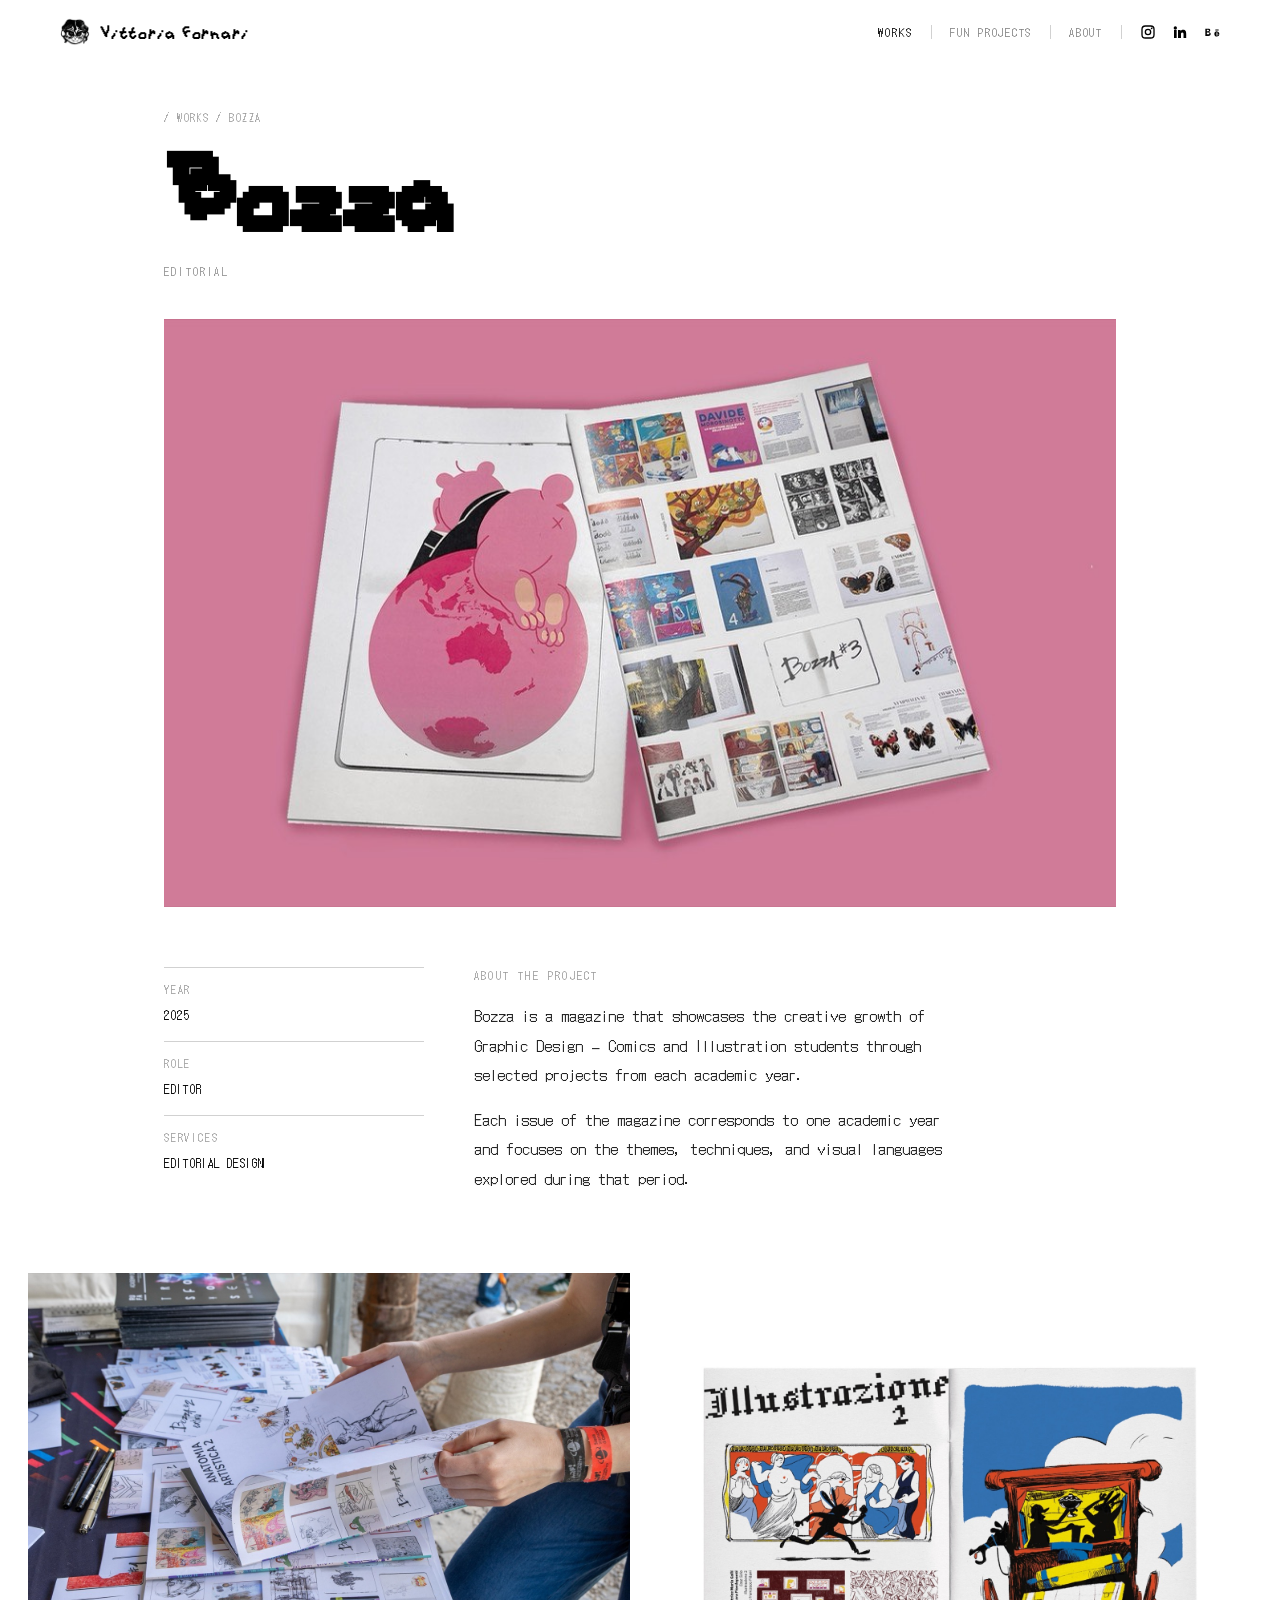
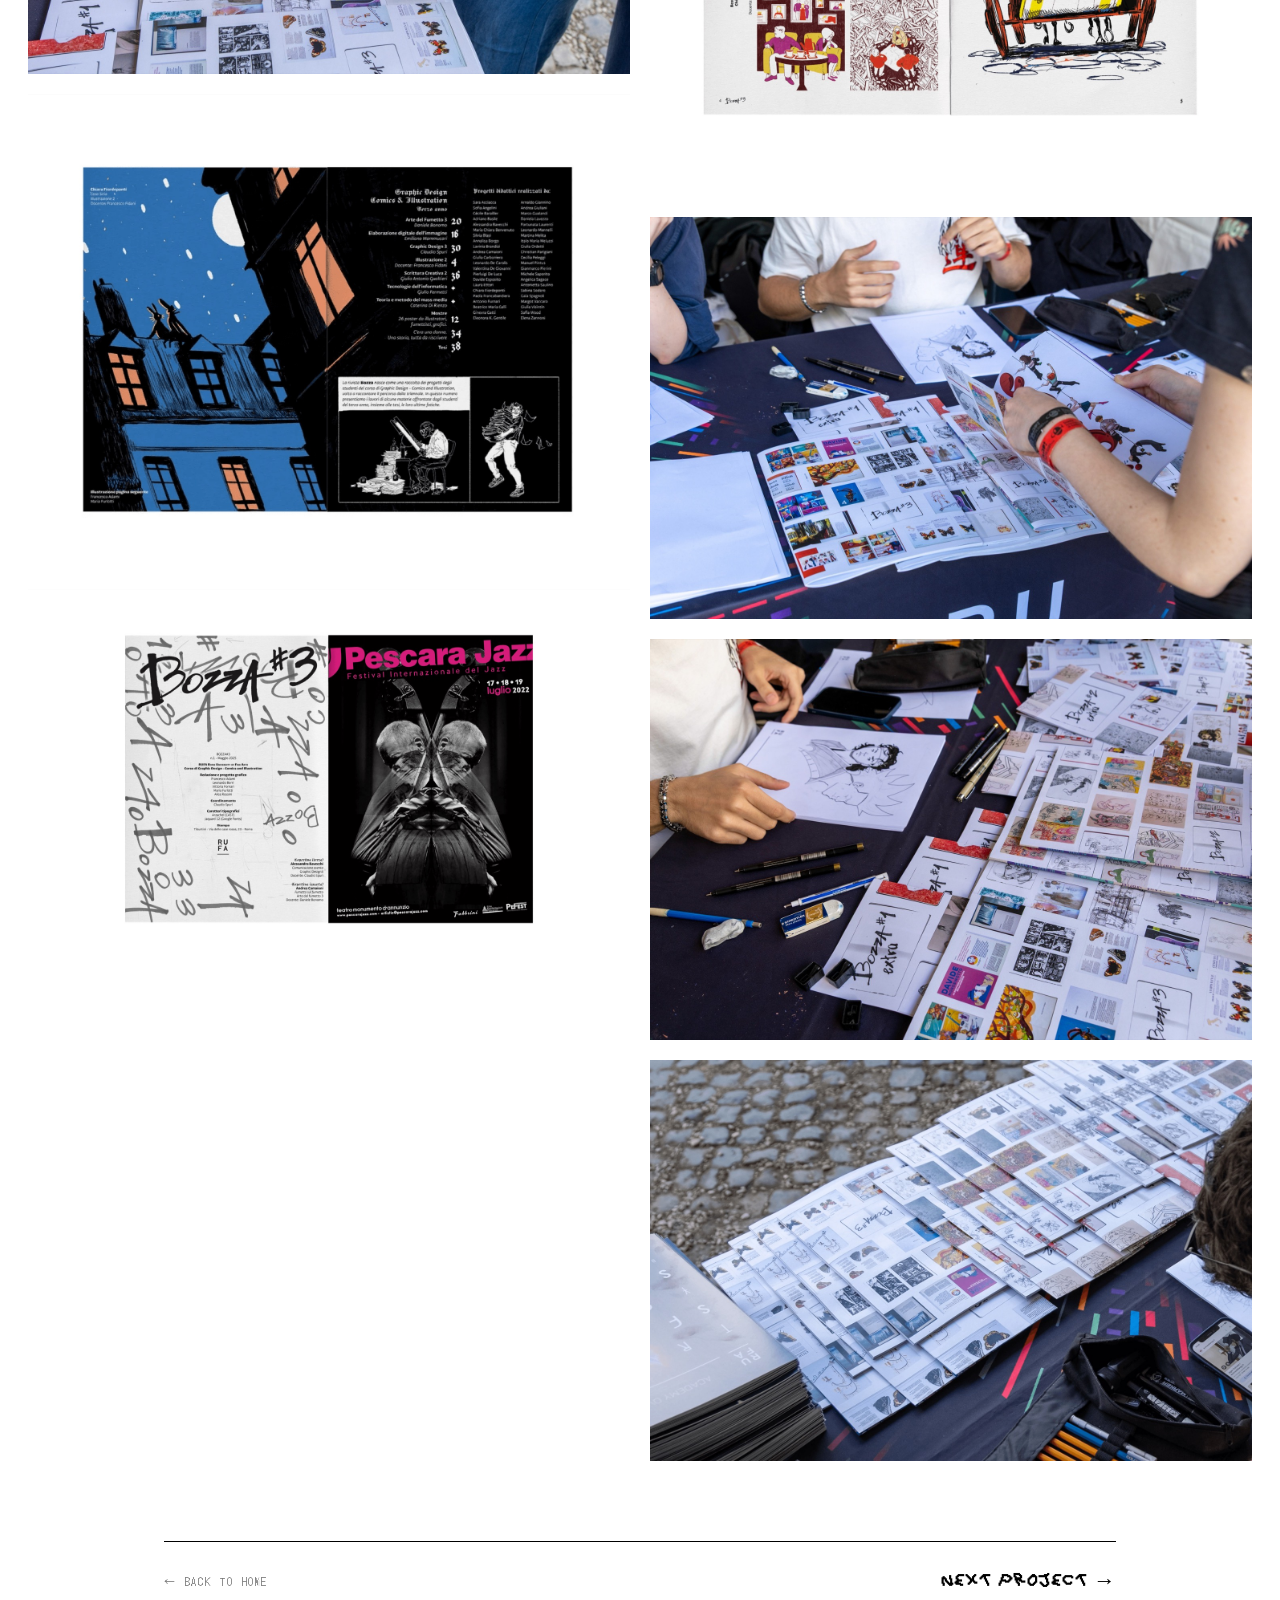
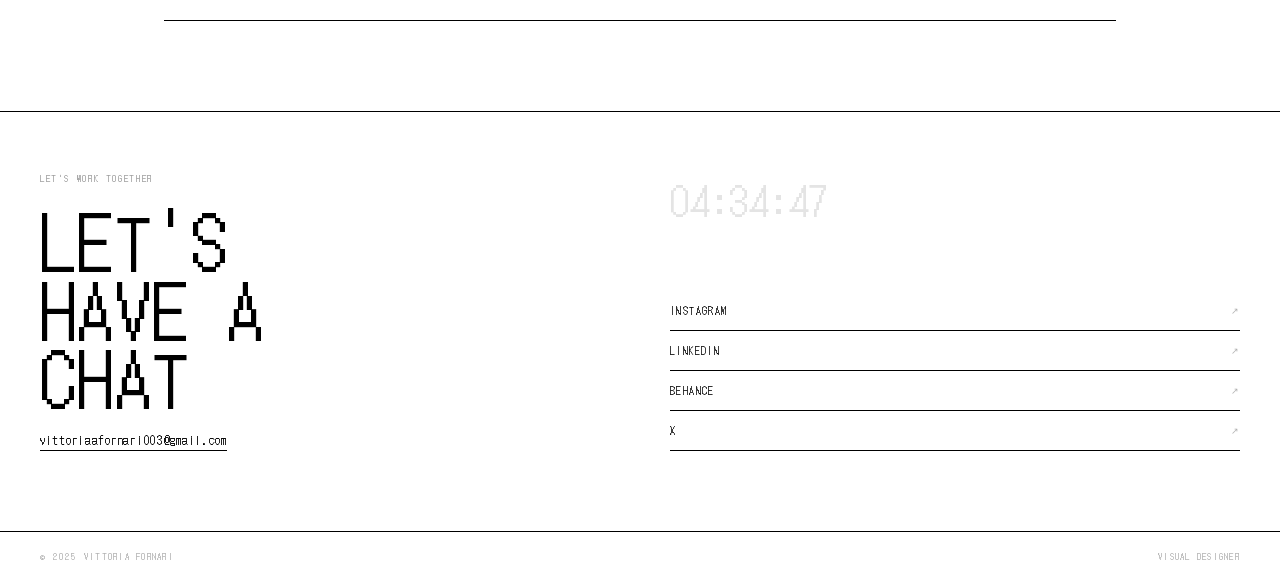
<file: projects/bozza.html>
<!DOCTYPE html>
<html lang="en">
<head>
<meta charset="UTF-8">
<meta name="viewport" content="width=device-width, initial-scale=1.0">
<title>Bozza — Vittoria Fornari</title>
<meta name="description" content="Bozza — project by Vittoria Fornari, Visual Designer.">
<link rel="icon" type="image/png" href="../assets/proj/logo.png">
<link rel="preconnect" href="https://fonts.googleapis.com">
<link rel="preconnect" href="https://fonts.gstatic.com" crossorigin>
<link href="https://fonts.googleapis.com/css2?family=DotGothic16&display=swap" rel="stylesheet">
<style>
@font-face { font-family:'CHAOS16'; src:url('../fonts/chaos16.woff2') format('woff2'); font-weight:normal; font-style:normal; font-display:swap; }
*{margin:0;padding:0;box-sizing:border-box;}
html{scroll-behavior:smooth;}
body{background:#fff;color:#000;font-family:'DotGothic16',sans-serif;-webkit-font-smoothing:antialiased;overflow-x:hidden;}
a{color:inherit;text-decoration:none;}
img{display:block;max-width:100%;}
.wrap{max-width:1040px;margin:0 auto;padding:0 44px;}

/* ticker */
#tk{height:28px;background:#000;overflow:hidden;display:flex;align-items:center;}
.tk-tr{display:flex;white-space:nowrap;animation:tk 40s linear infinite;}
.tk-tr span{font-size:9px;letter-spacing:.18em;text-transform:uppercase;color:rgba(255,255,255,.75);padding:0 28px;}
.tk-tr .d{color:rgba(255,255,255,.3);padding:0;}
@keyframes tk{from{transform:translateX(0)}to{transform:translateX(-50%)}}

/* header */
header.h{position:sticky;top:0;z-index:50;background:#fff;border-bottom:1px solid rgba(0,0,0,.08);}
.h-in{display:flex;align-items:center;justify-content:space-between;height:64px;}
.brand{display:flex;align-items:center;gap:10px;}
.brand img{width:30px;height:30px;border-radius:50%;}
.brand span{font-family:'CHAOS16',sans-serif;font-size:20px;letter-spacing:.04em;}
.h-nav{display:flex;gap:28px;}
.h-nav a{font-size:11px;letter-spacing:.16em;text-transform:uppercase;color:rgba(0,0,0,.5);transition:color .15s;}
.h-nav a:hover{color:#000;}
@media(max-width:680px){.h-nav{gap:16px;}.h-nav a:nth-child(n+3){display:none;}}

/* breadcrumb */
.bc{font-size:10px;letter-spacing:.16em;text-transform:uppercase;color:rgba(0,0,0,.4);margin-top:46px;}
.bc a:hover{color:#000;}

/* hero */
.hero{font-family:'CHAOS16',sans-serif;font-size:clamp(46px,11vw,120px);line-height:.95;margin:18px 0 6px;}
.hero-cat{font-size:11px;letter-spacing:.2em;text-transform:uppercase;color:rgba(0,0,0,.45);margin-bottom:40px;}

.cover{width:100%;margin-bottom:60px;}

/* overview */
.ov{display:grid;grid-template-columns:260px 1fr;gap:50px;margin-bottom:64px;}
@media(max-width:760px){.ov{grid-template-columns:1fr;gap:34px;}}
.meta-row{border-top:1px solid rgba(0,0,0,.18);padding:14px 0;}
.meta-row .k{font-size:10px;letter-spacing:.18em;text-transform:uppercase;color:rgba(0,0,0,.4);margin-bottom:7px;}
.meta-row .v{font-size:12px;letter-spacing:.06em;text-transform:uppercase;line-height:1.9;}
.about .ab-k{font-size:11px;letter-spacing:.2em;text-transform:uppercase;color:rgba(0,0,0,.4);margin-bottom:18px;}
.about h2{font-family:'CHAOS16',sans-serif;font-weight:400;font-size:clamp(24px,4vw,40px);line-height:1.05;margin-bottom:22px;}
.about p{font-size:15px;line-height:1.95;color:#222;margin-bottom:16px;max-width:62ch;}
.about strong{font-weight:400;background:#000;color:#fff;padding:0 4px;}
.about em{font-style:italic;}

/* gallery */
.gal{width:100vw;position:relative;left:50%;transform:translateX(-50%);padding:0 28px;column-count:2;column-gap:20px;margin:0 0 80px;}
.gal img{width:100%;margin:0 0 20px;break-inside:avoid;display:block;}
@media(max-width:760px){.gal{column-count:1;padding:0 18px;}}

/* project nav */
.pnav{display:flex;justify-content:space-between;align-items:center;border-top:1px solid #000;border-bottom:1px solid #000;padding:26px 0;margin-bottom:90px;}
.pnav a{font-size:11px;letter-spacing:.16em;text-transform:uppercase;color:rgba(0,0,0,.55);transition:color .15s;}
.pnav a:hover{color:#000;}
.pnav .nx{font-family:'CHAOS16',sans-serif;font-size:22px;letter-spacing:.02em;color:#000;}

/* contact */
.chat{text-align:center;padding:30px 0 70px;}
.chat h2{font-family:'CHAOS16',sans-serif;font-size:clamp(44px,12vw,120px);line-height:1;margin-bottom:30px;}
.chat .em{font-size:clamp(14px,2.2vw,20px);border-bottom:1px solid #000;padding-bottom:3px;}
.chat .soc{margin-top:34px;display:flex;gap:24px;justify-content:center;flex-wrap:wrap;}
.chat .soc a{font-size:11px;letter-spacing:.12em;text-transform:uppercase;color:rgba(0,0,0,.55);}
.chat .soc a:hover{color:#000;}

footer.f{border-top:1px solid rgba(0,0,0,.12);}
.f-in{display:flex;justify-content:space-between;padding:22px 0;font-size:10px;letter-spacing:.14em;text-transform:uppercase;color:rgba(0,0,0,.45);}

/* ── SITE FOOTER ── */
.site-foot{width:100%;background:#fff;border-top:1px solid #000;font-family:'DotGothic16',sans-serif;color:#000;}
.ft-wrap{display:grid;grid-template-columns:1fr 1fr;padding:60px 40px 80px;gap:60px;}
.ft-cta{display:flex;flex-direction:column;gap:20px;}
.ft-eyebrow{font-size:9px;letter-spacing:.18em;text-transform:uppercase;opacity:.38;}
.ft-title{font-family:'DotGothic16',sans-serif;font-size:clamp(36px,6vw,72px);line-height:.95;letter-spacing:.02em;}
.ft-email{font-size:12px;letter-spacing:.06em;color:#000;text-decoration:none;border-bottom:1px solid #000;padding-bottom:2px;width:fit-content;transition:opacity .15s;}
.ft-email:hover{opacity:.45;}
.ft-right{display:flex;flex-direction:column;justify-content:space-between;}
.ft-clock{font-family:'DotGothic16',sans-serif;font-size:38px;letter-spacing:.02em;opacity:.1;}
.ft-links{display:flex;flex-direction:column;gap:0;}
.ft-link{font-size:10px;letter-spacing:.14em;text-transform:uppercase;color:#000;text-decoration:none;display:flex;align-items:center;justify-content:space-between;border-bottom:1px solid #000;padding:12px 0;transition:opacity .15s;}
.ft-link:hover{opacity:.45;}
.ft-link span{opacity:.3;font-size:9px;}
.ft-bottom{border-top:1px solid #000;padding:18px 40px;display:flex;align-items:center;justify-content:space-between;}
.ft-copy{font-size:9px;letter-spacing:.14em;text-transform:uppercase;opacity:.3;}
@media(max-width:680px){.ft-wrap{grid-template-columns:1fr;gap:40px;padding:40px 20px 60px;}.ft-title{font-size:36px;}.ft-clock{font-size:24px;}.ft-bottom{padding:16px 20px;flex-direction:column;gap:6px;align-items:flex-start;}.ft-email{font-size:10px;word-break:break-all;}.ft-link{font-size:10px;padding:14px 0;}.ft-eyebrow{font-size:8px;}}
@media(max-width:400px){.ft-wrap{padding:32px 16px 48px;}.ft-title{font-size:28px;}.ft-bottom{padding:14px 16px;}}

.nav-soc{display:inline-flex;align-items:center;gap:16px;margin-left:24px;}
.nav-ico{display:inline-flex;align-items:center;color:rgba(0,0,0,.5);transition:color .15s;}
.nav-ico:hover{color:#000;}
.nav-ico svg{width:16px;height:16px;display:block;}

/* ===== UNIFIED NAVBAR ===== */
.snav{position:sticky;top:0;z-index:80;display:flex;align-items:center;justify-content:space-between;height:64px;padding:0 60px;background:#fff;}
.snav.hero{position:absolute;left:0;right:0;}
.snav a,.snav a:hover,.snav a:visited,.snav a:focus,.snav a:active{text-decoration:none !important;color:inherit;}
.snav-brand{display:flex;align-items:center;gap:10px;flex-shrink:0;}
.snav-brand img{width:30px;height:30px;border-radius:50%;object-fit:cover;}
.snav-brand span{font-family:'CHAOS16',sans-serif;font-size:20px;letter-spacing:.04em;color:#000;}
.snav-menu{display:flex;align-items:center;gap:18px;}
.snav-menu>a{font-family:'DotGothic16',sans-serif;font-size:11px;letter-spacing:.16em;text-transform:uppercase;color:rgba(0,0,0,.5);transition:color .15s;}
.snav-menu>a:hover,.snav-menu>a.active{color:#000;}
.snav-div{width:1px;height:14px;background:rgba(0,0,0,.18);flex:0 0 auto;}
.snav-soc{display:inline-flex;align-items:center;gap:16px;margin-left:0;}
.snav-ico{display:inline-flex;align-items:center;color:rgba(0,0,0,.5);transition:color .15s;}
.snav-ico:hover{color:#000;}
.snav-ico svg{width:16px;height:16px;display:block;}
.snav-burger{display:none;flex-direction:column;gap:5px;cursor:pointer;padding:4px;background:none;border:none;z-index:90;}
.snav-burger span{display:block;width:22px;height:1.5px;background:#000;transition:transform .25s,opacity .25s;}
.snav-burger.open span:nth-child(1){transform:translateY(6.5px) rotate(45deg);}
.snav-burger.open span:nth-child(2){opacity:0;}
.snav-burger.open span:nth-child(3){transform:translateY(-6.5px) rotate(-45deg);}
.snav-drawer{display:none;position:absolute;top:64px;left:0;right:0;background:#fff;z-index:70;border-bottom:1px solid rgba(0,0,0,.08);padding:20px 60px 28px;flex-direction:column;gap:16px;}
.snav-drawer.open{display:flex;}
.snav-drawer>a{font-family:'DotGothic16',sans-serif;font-size:13px;letter-spacing:.16em;text-transform:uppercase;color:rgba(0,0,0,.55);}
.snav-drawer>a:hover,.snav-drawer>a.active{color:#000;}
.snav-drawer .snav-soc{margin-left:0;gap:20px;}
@media(max-width:680px){.snav{padding:0 20px;}.snav-menu{display:none;}.snav-burger{display:flex;}.snav-brand span{font-size:16px;}.snav-drawer{padding:20px 20px 28px;}}
</style>
</head>
<body>

<header class="snav"><a class="snav-brand" href="../index.html"><img src="../assets/proj/logo.png" alt="Vitto"><span>Vittoria Fornari</span></a><nav class="snav-menu"><a href="../index.html" class="active">Works</a><span class="snav-div"></span><a href="../funprojects.html">Fun Projects</a><span class="snav-div"></span><a href="../aboutme.html">About</a><span class="snav-div"></span><span class="snav-soc"><a class="snav-ico" target="_blank" rel="noreferrer" aria-label="Instagram" href="https://www.instagram.com/vitto_gd"><svg viewBox="0 0 24 24" fill="none" stroke="currentColor" stroke-width="2"><rect x="3" y="3" width="18" height="18" rx="5"/><circle cx="12" cy="12" r="4"/><circle cx="17.5" cy="6.5" r="1.3" fill="currentColor" stroke="none"/></svg></a><a class="snav-ico" target="_blank" rel="noreferrer" aria-label="LinkedIn" href="https://www.linkedin.com/in/vittoria-fornari-6405b0313"><svg viewBox="0 0 24 24" fill="currentColor"><path d="M4.98 3.5a2.5 2.5 0 100 5 2.5 2.5 0 000-5zM3 9h4v12H3zM9 9h3.8v1.7h.1c.5-.9 1.8-1.9 3.7-1.9 4 0 4.7 2.6 4.7 6V21h-4v-5.3c0-1.3 0-2.9-1.8-2.9s-2 1.4-2 2.8V21H9z"/></svg></a><a class="snav-ico" target="_blank" rel="noreferrer" aria-label="Behance" href="https://www.behance.net/vittoriafornari2"><svg viewBox="0 0 24 24" fill="currentColor"><path d="M8.2 11.3c.8-.4 1.2-1 1.2-1.9 0-1.8-1.3-2.4-3-2.4H2v10.9h4.6c1.8 0 3.5-.9 3.5-2.9 0-1.2-.6-2.1-1.9-2.4zM4.3 8.7h1.9c.7 0 1.3.2 1.3 1s-.5 1.1-1.3 1.1H4.3zm2.1 6.8H4.3v-2.6h2.2c.9 0 1.5.4 1.5 1.3 0 .9-.7 1.3-1.6 1.3zM22 9.6h-5V8.4h5zM19.4 11c-2.3 0-3.9 1.6-3.9 3.9s1.5 3.9 3.9 3.9c1.8 0 3-.8 3.5-2.5h-1.9c-.2.6-.8.9-1.5.9-1 0-1.6-.6-1.7-1.6H23c.2-2.4-1-4.5-3.6-4.5zm-1.6 3.1c.1-.9.6-1.5 1.6-1.5.9 0 1.4.6 1.5 1.5z"/></svg></a></span></nav><button class="snav-burger" aria-label="Menu"><span></span><span></span><span></span></button><nav class="snav-drawer"><a href="../index.html" class="active">Works</a><a href="../funprojects.html">Fun Projects</a><a href="../aboutme.html">About</a><span class="snav-soc"><a class="snav-ico" target="_blank" rel="noreferrer" aria-label="Instagram" href="https://www.instagram.com/vitto_gd"><svg viewBox="0 0 24 24" fill="none" stroke="currentColor" stroke-width="2"><rect x="3" y="3" width="18" height="18" rx="5"/><circle cx="12" cy="12" r="4"/><circle cx="17.5" cy="6.5" r="1.3" fill="currentColor" stroke="none"/></svg></a><a class="snav-ico" target="_blank" rel="noreferrer" aria-label="LinkedIn" href="https://www.linkedin.com/in/vittoria-fornari-6405b0313"><svg viewBox="0 0 24 24" fill="currentColor"><path d="M4.98 3.5a2.5 2.5 0 100 5 2.5 2.5 0 000-5zM3 9h4v12H3zM9 9h3.8v1.7h.1c.5-.9 1.8-1.9 3.7-1.9 4 0 4.7 2.6 4.7 6V21h-4v-5.3c0-1.3 0-2.9-1.8-2.9s-2 1.4-2 2.8V21H9z"/></svg></a><a class="snav-ico" target="_blank" rel="noreferrer" aria-label="Behance" href="https://www.behance.net/vittoriafornari2"><svg viewBox="0 0 24 24" fill="currentColor"><path d="M8.2 11.3c.8-.4 1.2-1 1.2-1.9 0-1.8-1.3-2.4-3-2.4H2v10.9h4.6c1.8 0 3.5-.9 3.5-2.9 0-1.2-.6-2.1-1.9-2.4zM4.3 8.7h1.9c.7 0 1.3.2 1.3 1s-.5 1.1-1.3 1.1H4.3zm2.1 6.8H4.3v-2.6h2.2c.9 0 1.5.4 1.5 1.3 0 .9-.7 1.3-1.6 1.3zM22 9.6h-5V8.4h5zM19.4 11c-2.3 0-3.9 1.6-3.9 3.9s1.5 3.9 3.9 3.9c1.8 0 3-.8 3.5-2.5h-1.9c-.2.6-.8.9-1.5.9-1 0-1.6-.6-1.7-1.6H23c.2-2.4-1-4.5-3.6-4.5zm-1.6 3.1c.1-.9.6-1.5 1.6-1.5.9 0 1.4.6 1.5 1.5z"/></svg></a></span></nav></header>

<main class="wrap">
  <div class="bc"> / <a href="../index.html">Works</a> / Bozza</div>
  <h1 class="hero">Bozza</h1>
  <div class="hero-cat">Editorial</div>
  <img class="cover" src="../assets/proj/bozza-cover.jpg" alt="Bozza">

  <section class="ov">
    <div class="meta">
      <div class="meta-row"><div class="k">Year</div><div class="v">2025</div></div>
      <div class="meta-row"><div class="k">Role</div><div class="v">EDITOR</div></div>
      <div class="meta-row"><div class="k">Services</div><div class="v">Editorial Design</div></div>
    </div>
    <div class="about">
      <div class="ab-k">About the project</div>
      
      <p>Bozza is a magazine that showcases the creative growth of Graphic Design – Comics and Illustration students through selected projects from each academic year.</p>
      <p>Each issue of the magazine corresponds to one academic year and focuses on the themes, techniques, and visual languages explored during that period.</p>
    </div>
  </section>

  <section class="gal">
    <img src="../assets/proj/bozza-1.jpg" alt="Bozza — 1" loading="lazy" onerror="this.remove()">
    <img src="../assets/proj/bozza-2.jpg" alt="Bozza — 2" loading="lazy" onerror="this.remove()">
    <img src="../assets/proj/bozza-3.jpg" alt="Bozza — 3" loading="lazy" onerror="this.remove()">
    <img src="../assets/proj/bozza-4.jpg" alt="Bozza — 4" loading="lazy" onerror="this.remove()">
    <img src="../assets/proj/bozza-5.jpg" alt="Bozza — 5" loading="lazy" onerror="this.remove()">
    <img src="../assets/proj/bozza-6.jpg" alt="Bozza — 6" loading="lazy" onerror="this.remove()">
    <img src="../assets/proj/bozza-7.jpg" alt="Bozza — 7" loading="lazy" onerror="this.remove()">
  </section>

  <nav class="pnav">
    <a href="../index.html">← Back to home</a>
    <a class="nx" href="annual-report.html">Next project →</a>
  </nav>
</main>

<footer class="site-foot">
  <div class="ft-wrap">
    <div class="ft-cta">
      <span class="ft-eyebrow">Let's work together</span>
      <div class="ft-title">LET'S<br>HAVE A<br>CHAT</div>
      <a class="ft-email" href="mailto:vittoriaafornari003@gmail.com">vittoriaafornari003@gmail.com</a>
    </div>
    <div class="ft-right">
      <div class="ft-clock" id="ft-clock">00:00:00</div>
      <div class="ft-links">
        <a class="ft-link" href="https://www.instagram.com/vitto_gd" target="_blank" rel="noreferrer">Instagram<span>&#8599;</span></a>
        <a class="ft-link" href="https://www.linkedin.com/in/vittoria-fornari-6405b0313" target="_blank" rel="noreferrer">LinkedIn<span>&#8599;</span></a>
        <a class="ft-link" href="https://www.behance.net/vittoriafornari2" target="_blank" rel="noreferrer">Behance<span>&#8599;</span></a>
        <a class="ft-link" href="https://x.com/jeonvittoo" target="_blank" rel="noreferrer">X<span>&#8599;</span></a>
      </div>
    </div>
  </div>
  <div class="ft-bottom">
    <span class="ft-copy">&copy; 2025 Vittoria Fornari</span>
    <span class="ft-copy">Visual Designer</span>
  </div>
</footer>
<script>
(function(){function tick(){var el=document.getElementById('ft-clock');if(!el)return;el.textContent=new Date().toLocaleTimeString('it-IT',{timeZone:'Europe/Rome',hour:'2-digit',minute:'2-digit',second:'2-digit'});}tick();setInterval(tick,1000);})();
</script>


<script>(function(){var b=document.querySelector(".snav-burger"),d=document.querySelector(".snav-drawer");if(b&&d){b.addEventListener("click",function(){b.classList.toggle("open");d.classList.toggle("open");});d.querySelectorAll("a").forEach(function(a){a.addEventListener("click",function(){b.classList.remove("open");d.classList.remove("open");});});}})();</script>
</body>
</html>
</file>
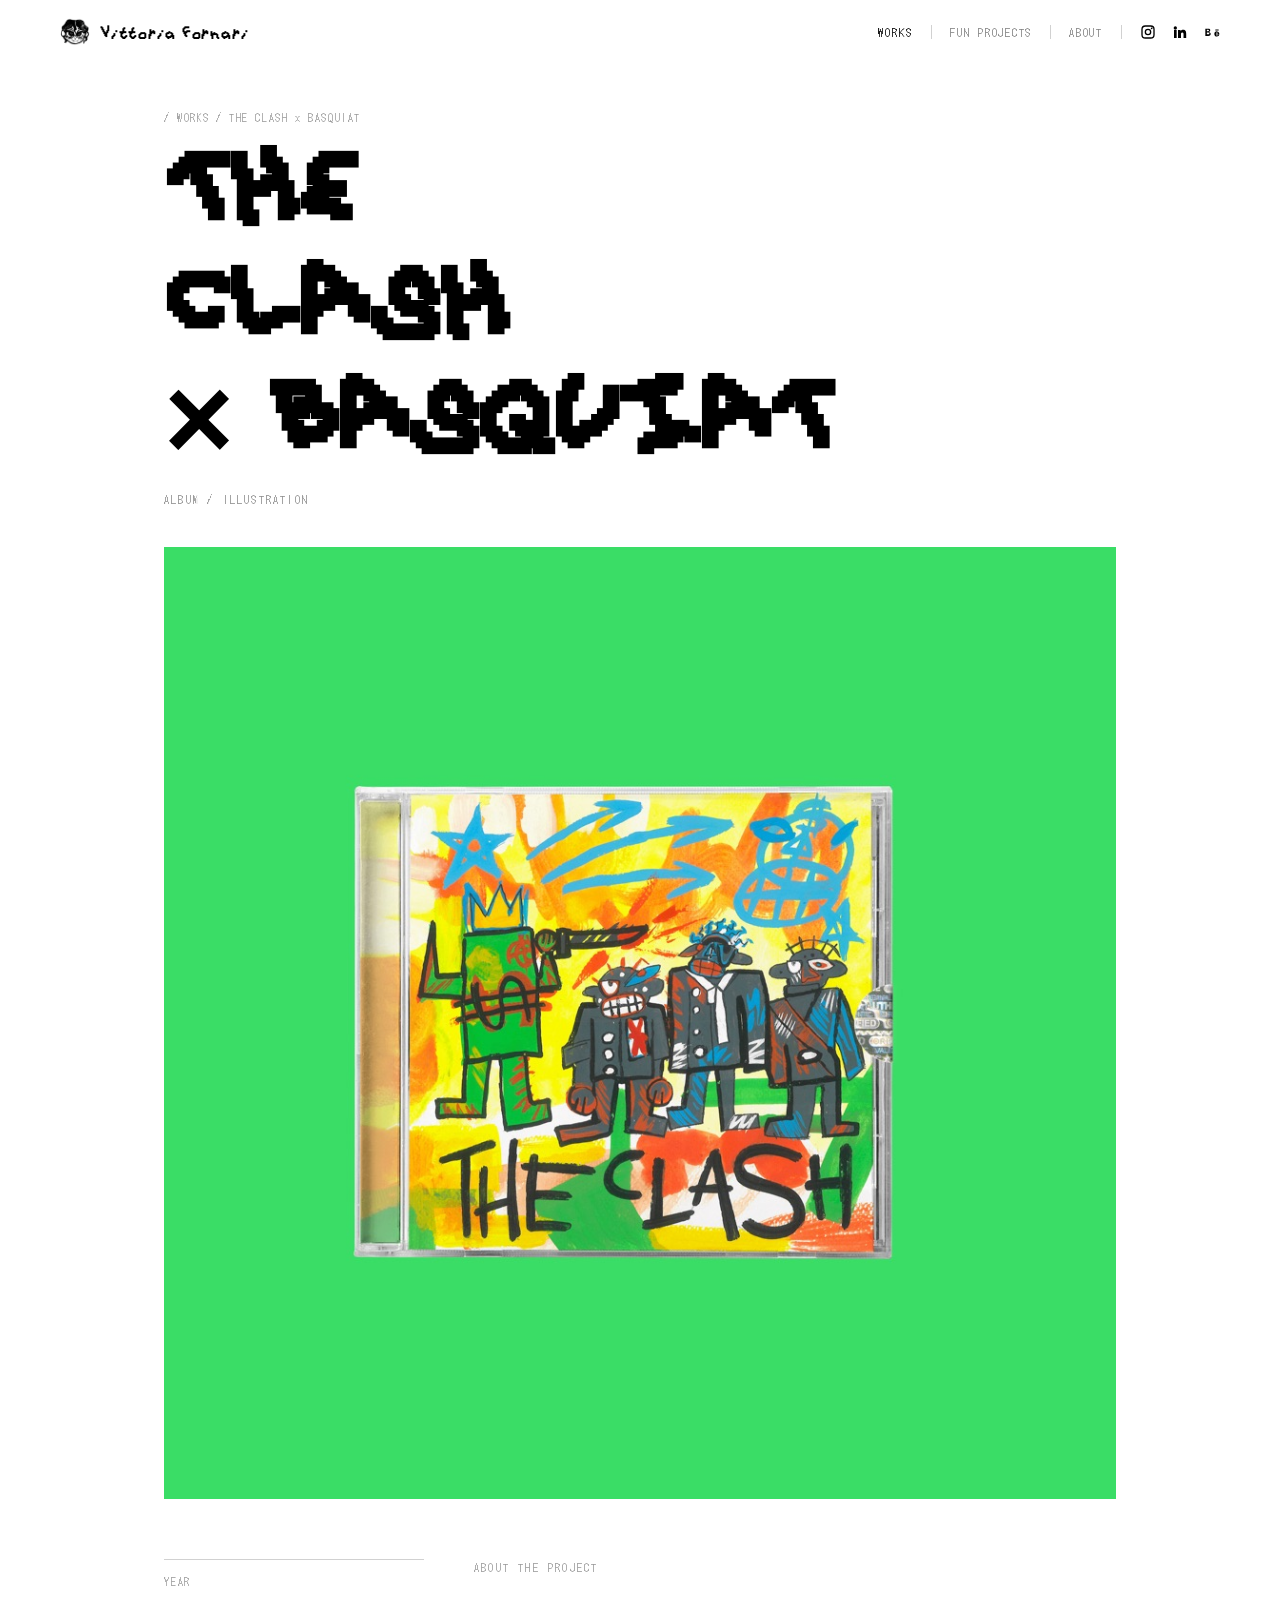
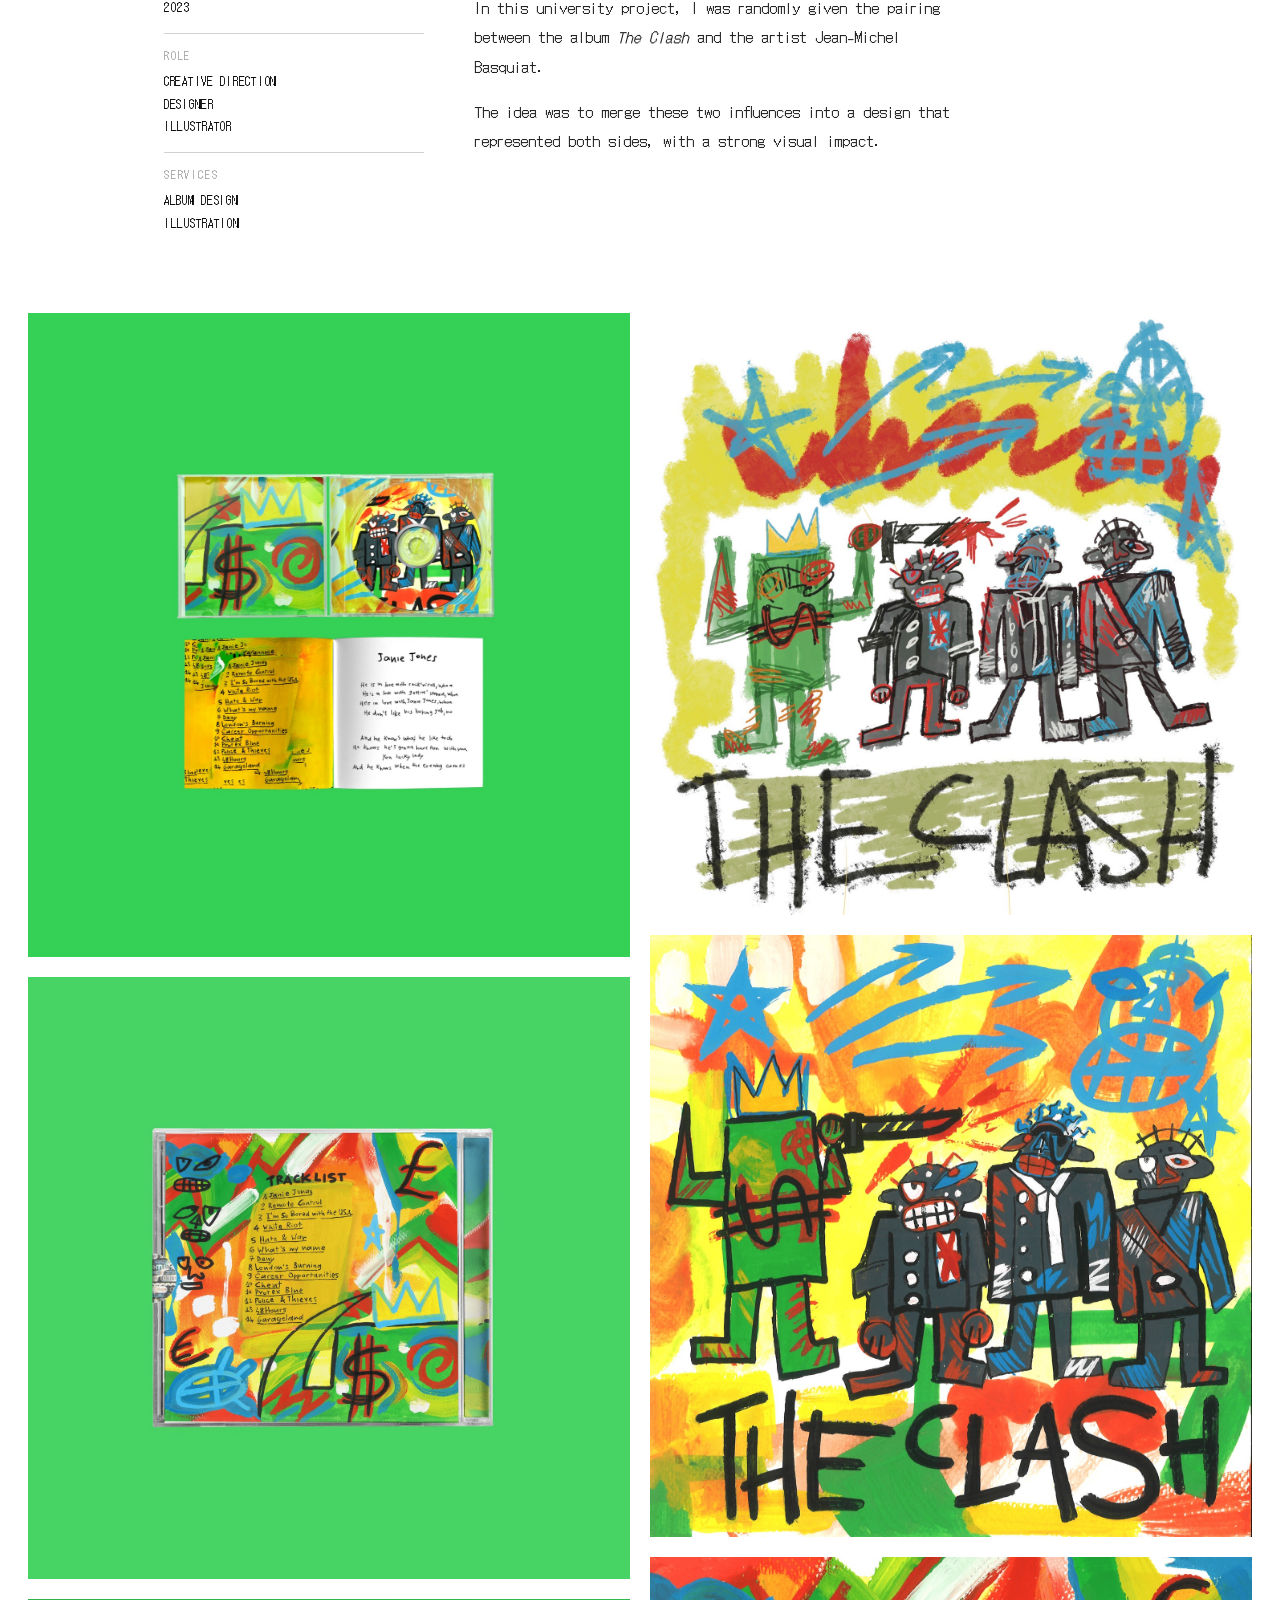
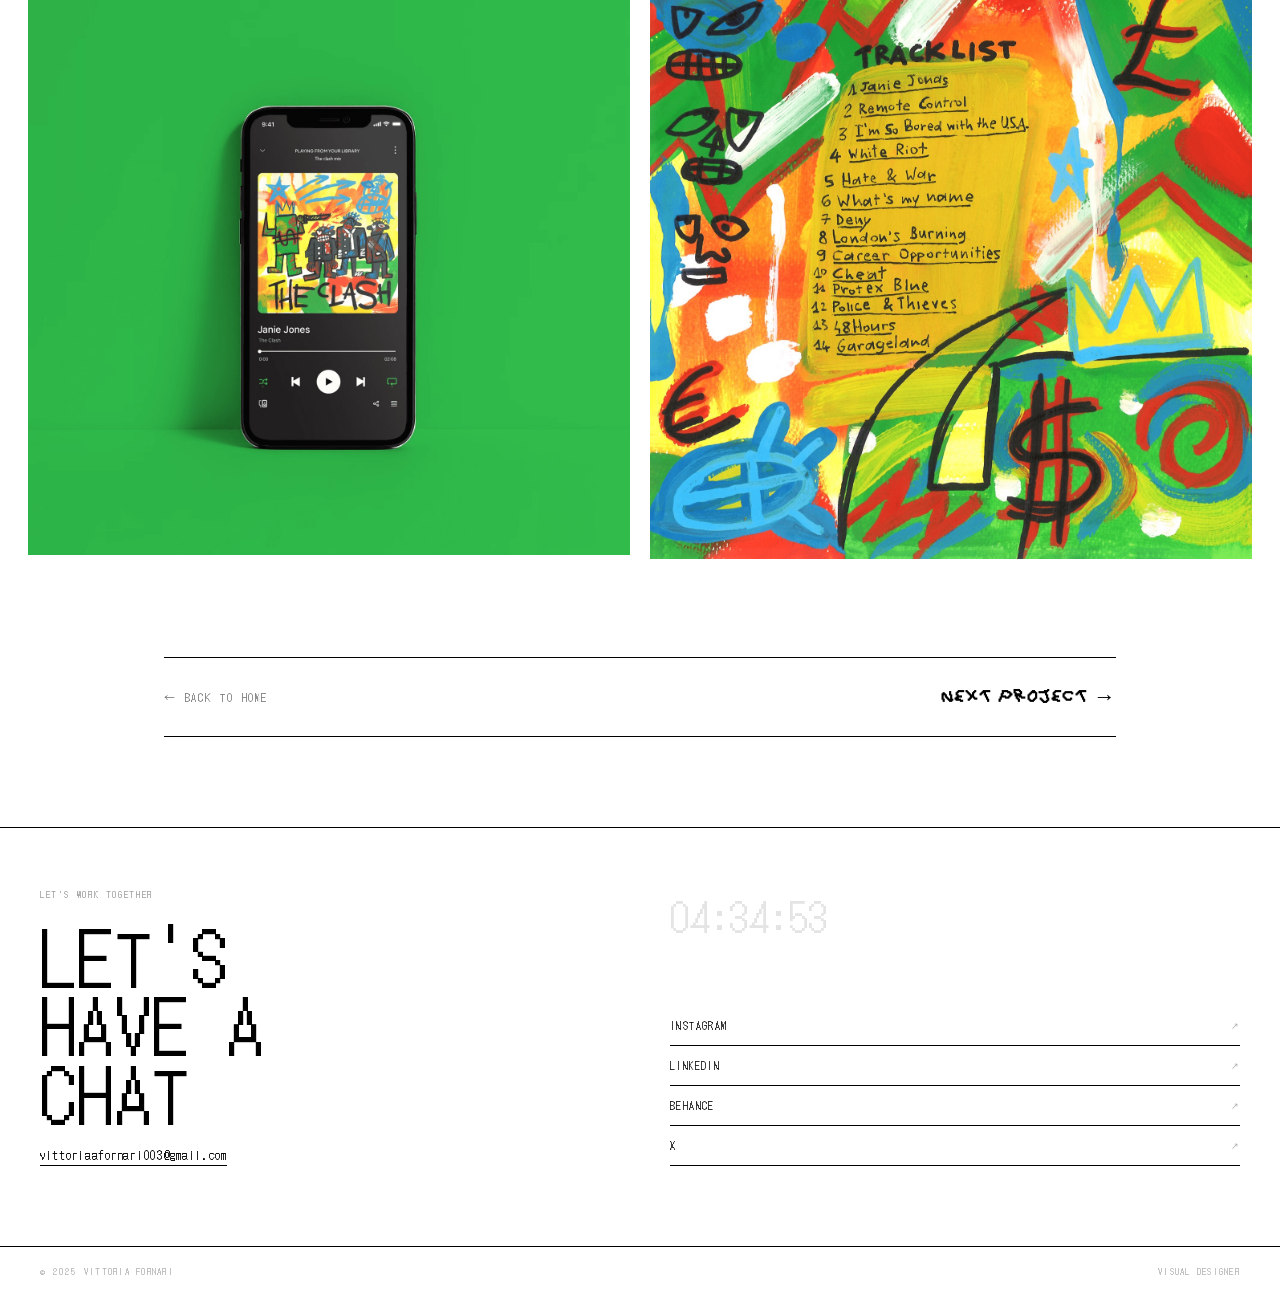
<file: projects/clash.html>
<!DOCTYPE html>
<html lang="en">
<head>
<meta charset="UTF-8">
<meta name="viewport" content="width=device-width, initial-scale=1.0">
<title>The Clash × Basquiat — Vittoria Fornari</title>
<meta name="description" content="The Clash × Basquiat — project by Vittoria Fornari, Visual Designer.">
<link rel="icon" type="image/png" href="../assets/proj/logo.png">
<link rel="preconnect" href="https://fonts.googleapis.com">
<link rel="preconnect" href="https://fonts.gstatic.com" crossorigin>
<link href="https://fonts.googleapis.com/css2?family=DotGothic16&display=swap" rel="stylesheet">
<style>
@font-face { font-family:'CHAOS16'; src:url('../fonts/chaos16.woff2') format('woff2'); font-weight:normal; font-style:normal; font-display:swap; }
*{margin:0;padding:0;box-sizing:border-box;}
html{scroll-behavior:smooth;}
body{background:#fff;color:#000;font-family:'DotGothic16',sans-serif;-webkit-font-smoothing:antialiased;overflow-x:hidden;}
a{color:inherit;text-decoration:none;}
img{display:block;max-width:100%;}
.wrap{max-width:1040px;margin:0 auto;padding:0 44px;}

/* ticker */
#tk{height:28px;background:#000;overflow:hidden;display:flex;align-items:center;}
.tk-tr{display:flex;white-space:nowrap;animation:tk 40s linear infinite;}
.tk-tr span{font-size:9px;letter-spacing:.18em;text-transform:uppercase;color:rgba(255,255,255,.75);padding:0 28px;}
.tk-tr .d{color:rgba(255,255,255,.3);padding:0;}
@keyframes tk{from{transform:translateX(0)}to{transform:translateX(-50%)}}

/* header */
header.h{position:sticky;top:0;z-index:50;background:#fff;border-bottom:1px solid rgba(0,0,0,.08);}
.h-in{display:flex;align-items:center;justify-content:space-between;height:64px;}
.brand{display:flex;align-items:center;gap:10px;}
.brand img{width:30px;height:30px;border-radius:50%;}
.brand span{font-family:'CHAOS16',sans-serif;font-size:20px;letter-spacing:.04em;}
.h-nav{display:flex;gap:28px;}
.h-nav a{font-size:11px;letter-spacing:.16em;text-transform:uppercase;color:rgba(0,0,0,.5);transition:color .15s;}
.h-nav a:hover{color:#000;}
@media(max-width:680px){.h-nav{gap:16px;}.h-nav a:nth-child(n+3){display:none;}}

/* breadcrumb */
.bc{font-size:10px;letter-spacing:.16em;text-transform:uppercase;color:rgba(0,0,0,.4);margin-top:46px;}
.bc a:hover{color:#000;}

/* hero */
.hero{font-family:'CHAOS16',sans-serif;font-size:clamp(46px,11vw,120px);line-height:.95;margin:18px 0 6px;}
.hero-cat{font-size:11px;letter-spacing:.2em;text-transform:uppercase;color:rgba(0,0,0,.45);margin-bottom:40px;}

.cover{width:100%;margin-bottom:60px;}

/* overview */
.ov{display:grid;grid-template-columns:260px 1fr;gap:50px;margin-bottom:64px;}
@media(max-width:760px){.ov{grid-template-columns:1fr;gap:34px;}}
.meta-row{border-top:1px solid rgba(0,0,0,.18);padding:14px 0;}
.meta-row .k{font-size:10px;letter-spacing:.18em;text-transform:uppercase;color:rgba(0,0,0,.4);margin-bottom:7px;}
.meta-row .v{font-size:12px;letter-spacing:.06em;text-transform:uppercase;line-height:1.9;}
.about .ab-k{font-size:11px;letter-spacing:.2em;text-transform:uppercase;color:rgba(0,0,0,.4);margin-bottom:18px;}
.about h2{font-family:'CHAOS16',sans-serif;font-weight:400;font-size:clamp(24px,4vw,40px);line-height:1.05;margin-bottom:22px;}
.about p{font-size:15px;line-height:1.95;color:#222;margin-bottom:16px;max-width:62ch;}
.about strong{font-weight:400;background:#000;color:#fff;padding:0 4px;}
.about em{font-style:italic;}

/* gallery */
.gal{width:100vw;position:relative;left:50%;transform:translateX(-50%);padding:0 28px;column-count:2;column-gap:20px;margin:0 0 80px;}
.gal img{width:100%;margin:0 0 20px;break-inside:avoid;display:block;}
@media(max-width:760px){.gal{column-count:1;padding:0 18px;}}

/* project nav */
.pnav{display:flex;justify-content:space-between;align-items:center;border-top:1px solid #000;border-bottom:1px solid #000;padding:26px 0;margin-bottom:90px;}
.pnav a{font-size:11px;letter-spacing:.16em;text-transform:uppercase;color:rgba(0,0,0,.55);transition:color .15s;}
.pnav a:hover{color:#000;}
.pnav .nx{font-family:'CHAOS16',sans-serif;font-size:22px;letter-spacing:.02em;color:#000;}

/* contact */
.chat{text-align:center;padding:30px 0 70px;}
.chat h2{font-family:'CHAOS16',sans-serif;font-size:clamp(44px,12vw,120px);line-height:1;margin-bottom:30px;}
.chat .em{font-size:clamp(14px,2.2vw,20px);border-bottom:1px solid #000;padding-bottom:3px;}
.chat .soc{margin-top:34px;display:flex;gap:24px;justify-content:center;flex-wrap:wrap;}
.chat .soc a{font-size:11px;letter-spacing:.12em;text-transform:uppercase;color:rgba(0,0,0,.55);}
.chat .soc a:hover{color:#000;}

footer.f{border-top:1px solid rgba(0,0,0,.12);}
.f-in{display:flex;justify-content:space-between;padding:22px 0;font-size:10px;letter-spacing:.14em;text-transform:uppercase;color:rgba(0,0,0,.45);}

/* ── SITE FOOTER ── */
.site-foot{width:100%;background:#fff;border-top:1px solid #000;font-family:'DotGothic16',sans-serif;color:#000;}
.ft-wrap{display:grid;grid-template-columns:1fr 1fr;padding:60px 40px 80px;gap:60px;}
.ft-cta{display:flex;flex-direction:column;gap:20px;}
.ft-eyebrow{font-size:9px;letter-spacing:.18em;text-transform:uppercase;opacity:.38;}
.ft-title{font-family:'DotGothic16',sans-serif;font-size:clamp(36px,6vw,72px);line-height:.95;letter-spacing:.02em;}
.ft-email{font-size:12px;letter-spacing:.06em;color:#000;text-decoration:none;border-bottom:1px solid #000;padding-bottom:2px;width:fit-content;transition:opacity .15s;}
.ft-email:hover{opacity:.45;}
.ft-right{display:flex;flex-direction:column;justify-content:space-between;}
.ft-clock{font-family:'DotGothic16',sans-serif;font-size:38px;letter-spacing:.02em;opacity:.1;}
.ft-links{display:flex;flex-direction:column;gap:0;}
.ft-link{font-size:10px;letter-spacing:.14em;text-transform:uppercase;color:#000;text-decoration:none;display:flex;align-items:center;justify-content:space-between;border-bottom:1px solid #000;padding:12px 0;transition:opacity .15s;}
.ft-link:hover{opacity:.45;}
.ft-link span{opacity:.3;font-size:9px;}
.ft-bottom{border-top:1px solid #000;padding:18px 40px;display:flex;align-items:center;justify-content:space-between;}
.ft-copy{font-size:9px;letter-spacing:.14em;text-transform:uppercase;opacity:.3;}
@media(max-width:680px){.ft-wrap{grid-template-columns:1fr;gap:40px;padding:40px 20px 60px;}.ft-title{font-size:36px;}.ft-clock{font-size:24px;}.ft-bottom{padding:16px 20px;flex-direction:column;gap:6px;align-items:flex-start;}.ft-email{font-size:10px;word-break:break-all;}.ft-link{font-size:10px;padding:14px 0;}.ft-eyebrow{font-size:8px;}}
@media(max-width:400px){.ft-wrap{padding:32px 16px 48px;}.ft-title{font-size:28px;}.ft-bottom{padding:14px 16px;}}

.nav-soc{display:inline-flex;align-items:center;gap:16px;margin-left:24px;}
.nav-ico{display:inline-flex;align-items:center;color:rgba(0,0,0,.5);transition:color .15s;}
.nav-ico:hover{color:#000;}
.nav-ico svg{width:16px;height:16px;display:block;}

/* ===== UNIFIED NAVBAR ===== */
.snav{position:sticky;top:0;z-index:80;display:flex;align-items:center;justify-content:space-between;height:64px;padding:0 60px;background:#fff;}
.snav.hero{position:absolute;left:0;right:0;}
.snav a,.snav a:hover,.snav a:visited,.snav a:focus,.snav a:active{text-decoration:none !important;color:inherit;}
.snav-brand{display:flex;align-items:center;gap:10px;flex-shrink:0;}
.snav-brand img{width:30px;height:30px;border-radius:50%;object-fit:cover;}
.snav-brand span{font-family:'CHAOS16',sans-serif;font-size:20px;letter-spacing:.04em;color:#000;}
.snav-menu{display:flex;align-items:center;gap:18px;}
.snav-menu>a{font-family:'DotGothic16',sans-serif;font-size:11px;letter-spacing:.16em;text-transform:uppercase;color:rgba(0,0,0,.5);transition:color .15s;}
.snav-menu>a:hover,.snav-menu>a.active{color:#000;}
.snav-div{width:1px;height:14px;background:rgba(0,0,0,.18);flex:0 0 auto;}
.snav-soc{display:inline-flex;align-items:center;gap:16px;margin-left:0;}
.snav-ico{display:inline-flex;align-items:center;color:rgba(0,0,0,.5);transition:color .15s;}
.snav-ico:hover{color:#000;}
.snav-ico svg{width:16px;height:16px;display:block;}
.snav-burger{display:none;flex-direction:column;gap:5px;cursor:pointer;padding:4px;background:none;border:none;z-index:90;}
.snav-burger span{display:block;width:22px;height:1.5px;background:#000;transition:transform .25s,opacity .25s;}
.snav-burger.open span:nth-child(1){transform:translateY(6.5px) rotate(45deg);}
.snav-burger.open span:nth-child(2){opacity:0;}
.snav-burger.open span:nth-child(3){transform:translateY(-6.5px) rotate(-45deg);}
.snav-drawer{display:none;position:absolute;top:64px;left:0;right:0;background:#fff;z-index:70;border-bottom:1px solid rgba(0,0,0,.08);padding:20px 60px 28px;flex-direction:column;gap:16px;}
.snav-drawer.open{display:flex;}
.snav-drawer>a{font-family:'DotGothic16',sans-serif;font-size:13px;letter-spacing:.16em;text-transform:uppercase;color:rgba(0,0,0,.55);}
.snav-drawer>a:hover,.snav-drawer>a.active{color:#000;}
.snav-drawer .snav-soc{margin-left:0;gap:20px;}
@media(max-width:680px){.snav{padding:0 20px;}.snav-menu{display:none;}.snav-burger{display:flex;}.snav-brand span{font-size:16px;}.snav-drawer{padding:20px 20px 28px;}}
</style>
</head>
<body>

<header class="snav"><a class="snav-brand" href="../index.html"><img src="../assets/proj/logo.png" alt="Vitto"><span>Vittoria Fornari</span></a><nav class="snav-menu"><a href="../index.html" class="active">Works</a><span class="snav-div"></span><a href="../funprojects.html">Fun Projects</a><span class="snav-div"></span><a href="../aboutme.html">About</a><span class="snav-div"></span><span class="snav-soc"><a class="snav-ico" target="_blank" rel="noreferrer" aria-label="Instagram" href="https://www.instagram.com/vitto_gd"><svg viewBox="0 0 24 24" fill="none" stroke="currentColor" stroke-width="2"><rect x="3" y="3" width="18" height="18" rx="5"/><circle cx="12" cy="12" r="4"/><circle cx="17.5" cy="6.5" r="1.3" fill="currentColor" stroke="none"/></svg></a><a class="snav-ico" target="_blank" rel="noreferrer" aria-label="LinkedIn" href="https://www.linkedin.com/in/vittoria-fornari-6405b0313"><svg viewBox="0 0 24 24" fill="currentColor"><path d="M4.98 3.5a2.5 2.5 0 100 5 2.5 2.5 0 000-5zM3 9h4v12H3zM9 9h3.8v1.7h.1c.5-.9 1.8-1.9 3.7-1.9 4 0 4.7 2.6 4.7 6V21h-4v-5.3c0-1.3 0-2.9-1.8-2.9s-2 1.4-2 2.8V21H9z"/></svg></a><a class="snav-ico" target="_blank" rel="noreferrer" aria-label="Behance" href="https://www.behance.net/vittoriafornari2"><svg viewBox="0 0 24 24" fill="currentColor"><path d="M8.2 11.3c.8-.4 1.2-1 1.2-1.9 0-1.8-1.3-2.4-3-2.4H2v10.9h4.6c1.8 0 3.5-.9 3.5-2.9 0-1.2-.6-2.1-1.9-2.4zM4.3 8.7h1.9c.7 0 1.3.2 1.3 1s-.5 1.1-1.3 1.1H4.3zm2.1 6.8H4.3v-2.6h2.2c.9 0 1.5.4 1.5 1.3 0 .9-.7 1.3-1.6 1.3zM22 9.6h-5V8.4h5zM19.4 11c-2.3 0-3.9 1.6-3.9 3.9s1.5 3.9 3.9 3.9c1.8 0 3-.8 3.5-2.5h-1.9c-.2.6-.8.9-1.5.9-1 0-1.6-.6-1.7-1.6H23c.2-2.4-1-4.5-3.6-4.5zm-1.6 3.1c.1-.9.6-1.5 1.6-1.5.9 0 1.4.6 1.5 1.5z"/></svg></a></span></nav><button class="snav-burger" aria-label="Menu"><span></span><span></span><span></span></button><nav class="snav-drawer"><a href="../index.html" class="active">Works</a><a href="../funprojects.html">Fun Projects</a><a href="../aboutme.html">About</a><span class="snav-soc"><a class="snav-ico" target="_blank" rel="noreferrer" aria-label="Instagram" href="https://www.instagram.com/vitto_gd"><svg viewBox="0 0 24 24" fill="none" stroke="currentColor" stroke-width="2"><rect x="3" y="3" width="18" height="18" rx="5"/><circle cx="12" cy="12" r="4"/><circle cx="17.5" cy="6.5" r="1.3" fill="currentColor" stroke="none"/></svg></a><a class="snav-ico" target="_blank" rel="noreferrer" aria-label="LinkedIn" href="https://www.linkedin.com/in/vittoria-fornari-6405b0313"><svg viewBox="0 0 24 24" fill="currentColor"><path d="M4.98 3.5a2.5 2.5 0 100 5 2.5 2.5 0 000-5zM3 9h4v12H3zM9 9h3.8v1.7h.1c.5-.9 1.8-1.9 3.7-1.9 4 0 4.7 2.6 4.7 6V21h-4v-5.3c0-1.3 0-2.9-1.8-2.9s-2 1.4-2 2.8V21H9z"/></svg></a><a class="snav-ico" target="_blank" rel="noreferrer" aria-label="Behance" href="https://www.behance.net/vittoriafornari2"><svg viewBox="0 0 24 24" fill="currentColor"><path d="M8.2 11.3c.8-.4 1.2-1 1.2-1.9 0-1.8-1.3-2.4-3-2.4H2v10.9h4.6c1.8 0 3.5-.9 3.5-2.9 0-1.2-.6-2.1-1.9-2.4zM4.3 8.7h1.9c.7 0 1.3.2 1.3 1s-.5 1.1-1.3 1.1H4.3zm2.1 6.8H4.3v-2.6h2.2c.9 0 1.5.4 1.5 1.3 0 .9-.7 1.3-1.6 1.3zM22 9.6h-5V8.4h5zM19.4 11c-2.3 0-3.9 1.6-3.9 3.9s1.5 3.9 3.9 3.9c1.8 0 3-.8 3.5-2.5h-1.9c-.2.6-.8.9-1.5.9-1 0-1.6-.6-1.7-1.6H23c.2-2.4-1-4.5-3.6-4.5zm-1.6 3.1c.1-.9.6-1.5 1.6-1.5.9 0 1.4.6 1.5 1.5z"/></svg></a></span></nav></header>

<main class="wrap">
  <div class="bc"> / <a href="../index.html">Works</a> / The Clash × Basquiat</div>
  <h1 class="hero">THE<br>CLASH<br>× BASQUIAT</h1>
  <div class="hero-cat">Album / Illustration</div>
  <img class="cover" src="../assets/proj/clash-cover.jpg" alt="The Clash × Basquiat">

  <section class="ov">
    <div class="meta">
      <div class="meta-row"><div class="k">Year</div><div class="v">2023</div></div>
      <div class="meta-row"><div class="k">Role</div><div class="v">CREATIVE DIRECTION<br>DESIGNER<br>ILLUSTRATOR</div></div>
      <div class="meta-row"><div class="k">Services</div><div class="v">Album Design<br>Illustration</div></div>
    </div>
    <div class="about">
      <div class="ab-k">About the project</div>
      
      <p>In this university project, I was randomly given the pairing between the album <em>The Clash</em> and the artist Jean-Michel Basquiat.</p>
      <p>The idea was to merge these two influences into a design that represented both sides, with a strong visual impact.</p>
    </div>
  </section>

  <section class="gal">
    <img src="../assets/proj/clash-1.jpg" alt="The Clash × Basquiat — 1" loading="lazy" onerror="this.remove()">
    <img src="../assets/proj/clash-2.jpg" alt="The Clash × Basquiat — 2" loading="lazy" onerror="this.remove()">
    <img src="../assets/proj/clash-3.jpg" alt="The Clash × Basquiat — 3" loading="lazy" onerror="this.remove()">
    <img src="../assets/proj/clash-4.jpg" alt="The Clash × Basquiat — 4" loading="lazy" onerror="this.remove()">
    <img src="../assets/proj/clash-5.jpg" alt="The Clash × Basquiat — 5" loading="lazy" onerror="this.remove()">
    <img src="../assets/proj/clash-6.jpg" alt="The Clash × Basquiat — 6" loading="lazy" onerror="this.remove()">
  </section>

  <nav class="pnav">
    <a href="../index.html">← Back to home</a>
    <a class="nx" href="scomodo.html">Next project →</a>
  </nav>
</main>

<footer class="site-foot">
  <div class="ft-wrap">
    <div class="ft-cta">
      <span class="ft-eyebrow">Let's work together</span>
      <div class="ft-title">LET'S<br>HAVE A<br>CHAT</div>
      <a class="ft-email" href="mailto:vittoriaafornari003@gmail.com">vittoriaafornari003@gmail.com</a>
    </div>
    <div class="ft-right">
      <div class="ft-clock" id="ft-clock">00:00:00</div>
      <div class="ft-links">
        <a class="ft-link" href="https://www.instagram.com/vitto_gd" target="_blank" rel="noreferrer">Instagram<span>&#8599;</span></a>
        <a class="ft-link" href="https://www.linkedin.com/in/vittoria-fornari-6405b0313" target="_blank" rel="noreferrer">LinkedIn<span>&#8599;</span></a>
        <a class="ft-link" href="https://www.behance.net/vittoriafornari2" target="_blank" rel="noreferrer">Behance<span>&#8599;</span></a>
        <a class="ft-link" href="https://x.com/jeonvittoo" target="_blank" rel="noreferrer">X<span>&#8599;</span></a>
      </div>
    </div>
  </div>
  <div class="ft-bottom">
    <span class="ft-copy">&copy; 2025 Vittoria Fornari</span>
    <span class="ft-copy">Visual Designer</span>
  </div>
</footer>
<script>
(function(){function tick(){var el=document.getElementById('ft-clock');if(!el)return;el.textContent=new Date().toLocaleTimeString('it-IT',{timeZone:'Europe/Rome',hour:'2-digit',minute:'2-digit',second:'2-digit'});}tick();setInterval(tick,1000);})();
</script>


<script>(function(){var b=document.querySelector(".snav-burger"),d=document.querySelector(".snav-drawer");if(b&&d){b.addEventListener("click",function(){b.classList.toggle("open");d.classList.toggle("open");});d.querySelectorAll("a").forEach(function(a){a.addEventListener("click",function(){b.classList.remove("open");d.classList.remove("open");});});}})();</script>
</body>
</html>
</file>
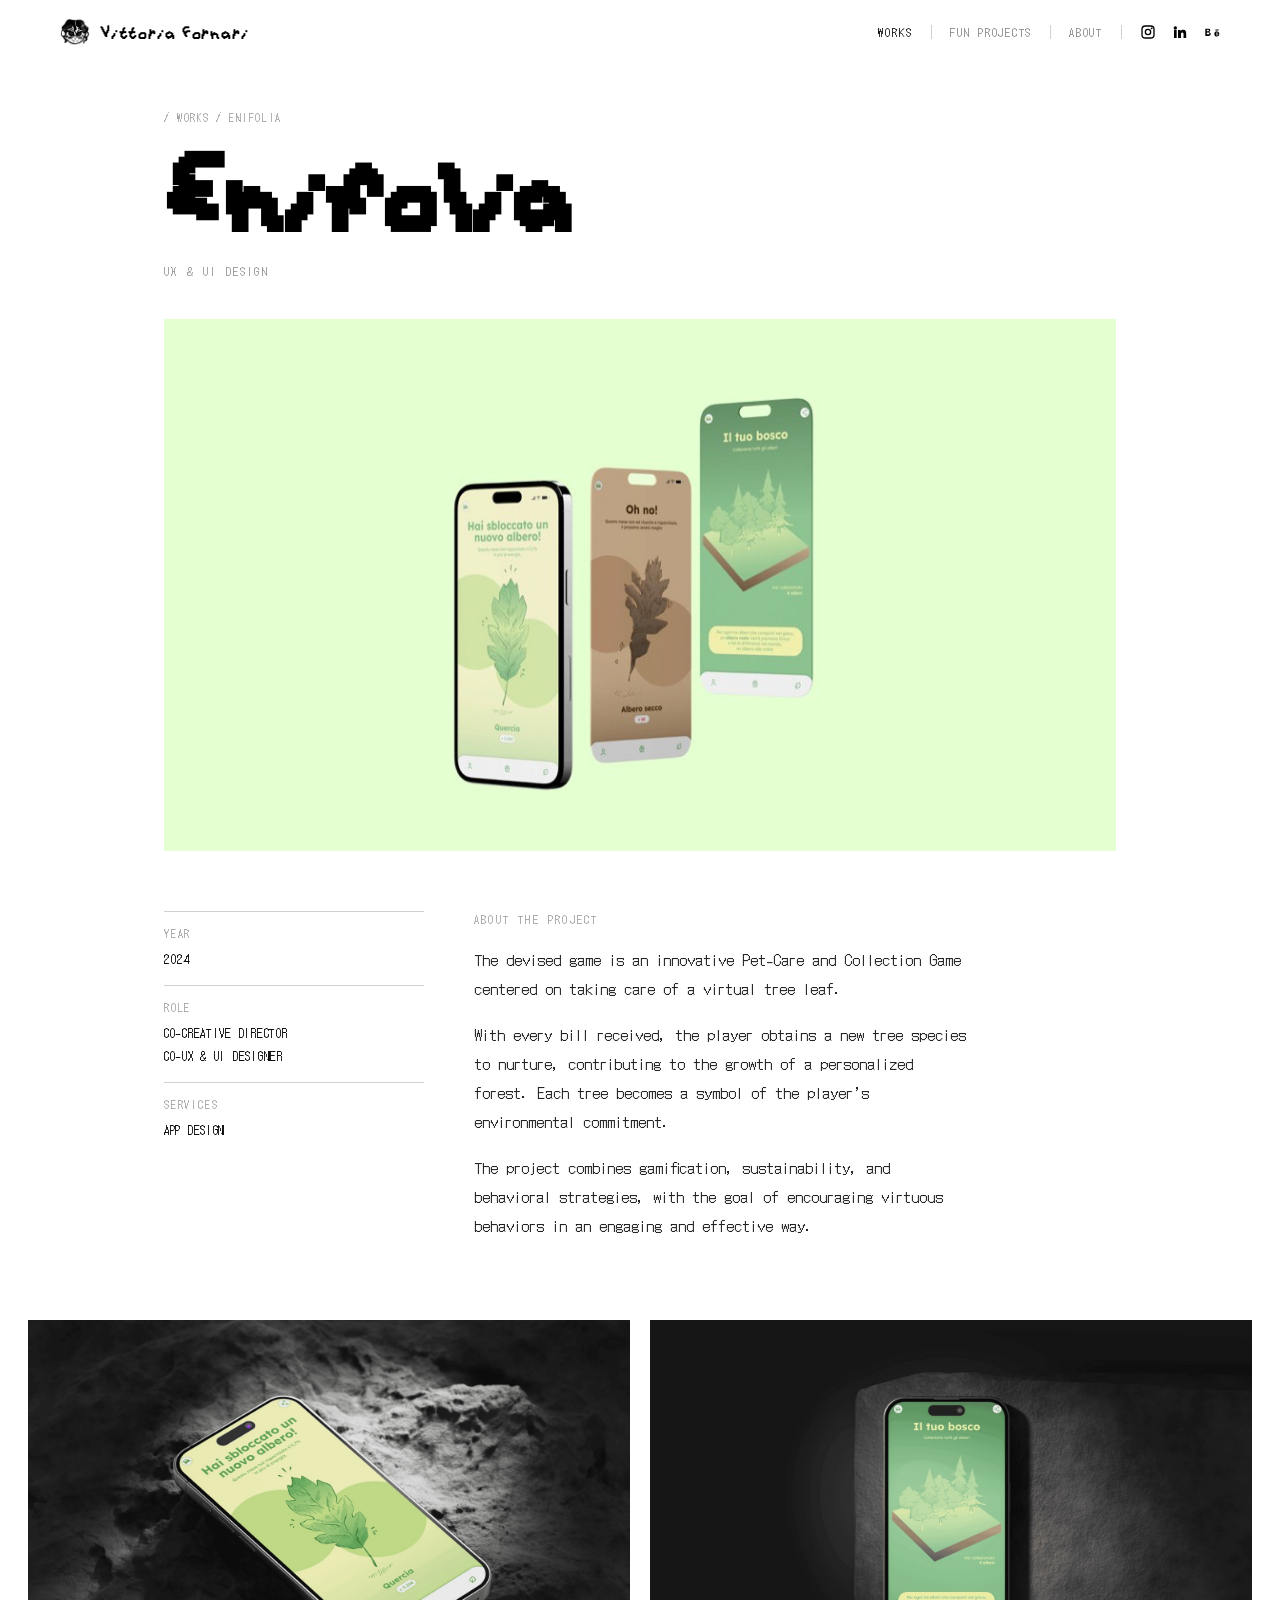
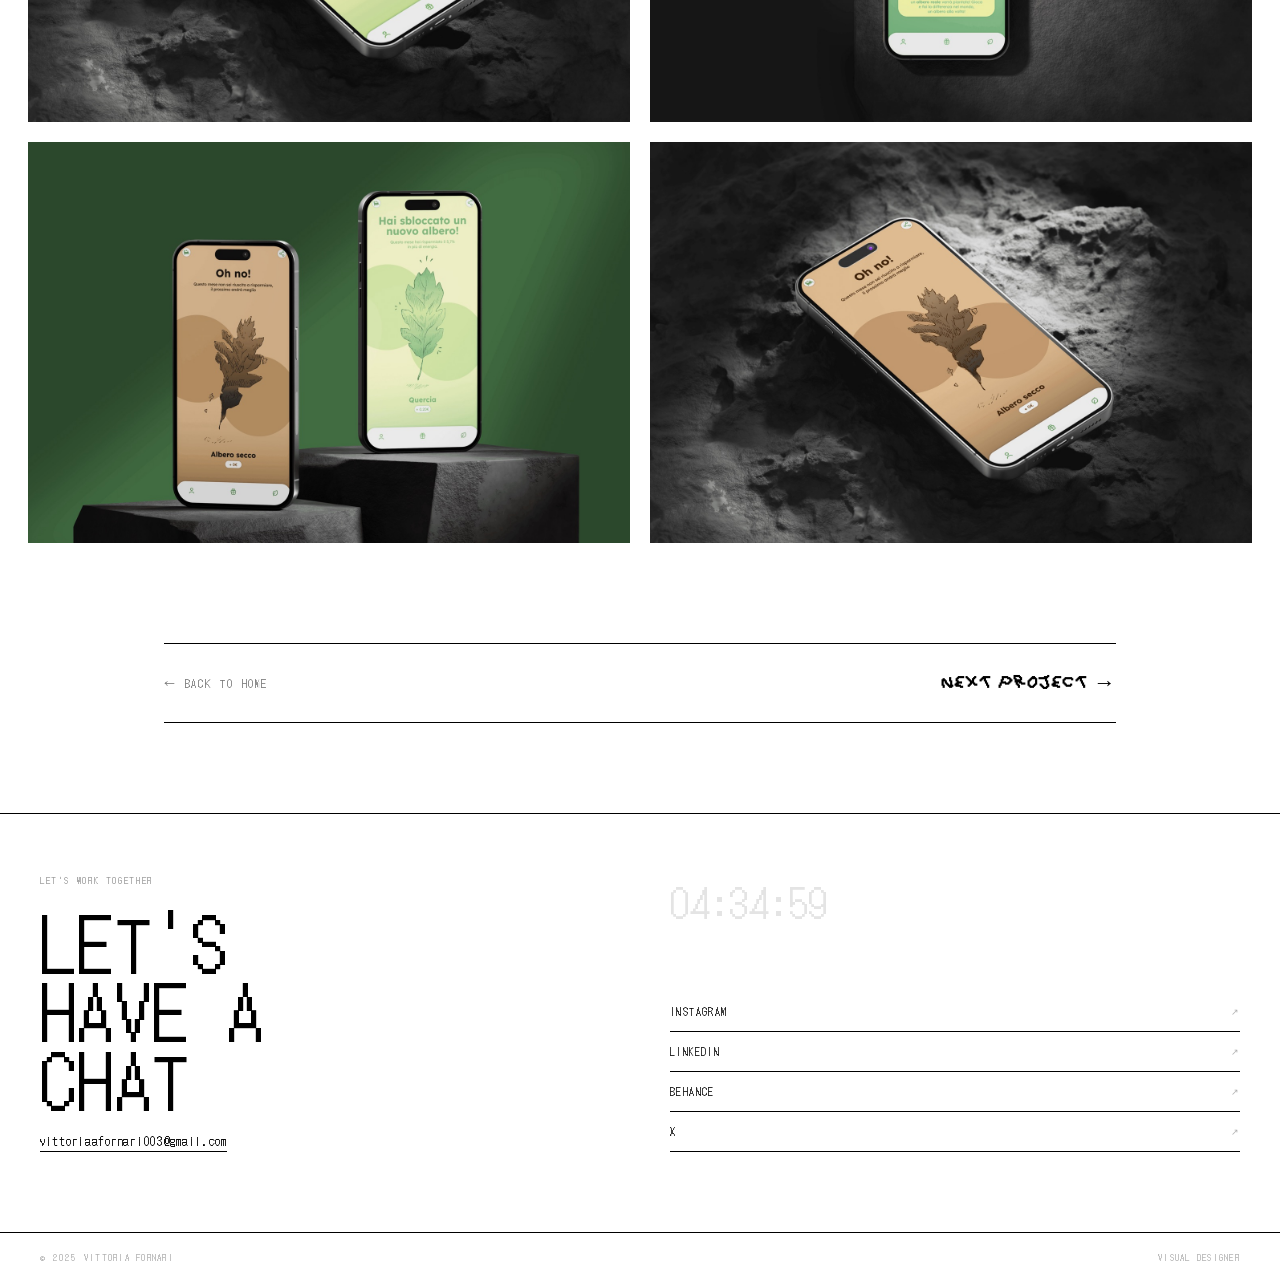
<file: projects/enifolia.html>
<!DOCTYPE html>
<html lang="en">
<head>
<meta charset="UTF-8">
<meta name="viewport" content="width=device-width, initial-scale=1.0">
<title>Enifolia — Vittoria Fornari</title>
<meta name="description" content="Enifolia — project by Vittoria Fornari, Visual Designer.">
<link rel="icon" type="image/png" href="../assets/proj/logo.png">
<link rel="preconnect" href="https://fonts.googleapis.com">
<link rel="preconnect" href="https://fonts.gstatic.com" crossorigin>
<link href="https://fonts.googleapis.com/css2?family=DotGothic16&display=swap" rel="stylesheet">
<style>
@font-face { font-family:'CHAOS16'; src:url('../fonts/chaos16.woff2') format('woff2'); font-weight:normal; font-style:normal; font-display:swap; }
*{margin:0;padding:0;box-sizing:border-box;}
html{scroll-behavior:smooth;}
body{background:#fff;color:#000;font-family:'DotGothic16',sans-serif;-webkit-font-smoothing:antialiased;overflow-x:hidden;}
a{color:inherit;text-decoration:none;}
img{display:block;max-width:100%;}
.wrap{max-width:1040px;margin:0 auto;padding:0 44px;}

/* ticker */
#tk{height:28px;background:#000;overflow:hidden;display:flex;align-items:center;}
.tk-tr{display:flex;white-space:nowrap;animation:tk 40s linear infinite;}
.tk-tr span{font-size:9px;letter-spacing:.18em;text-transform:uppercase;color:rgba(255,255,255,.75);padding:0 28px;}
.tk-tr .d{color:rgba(255,255,255,.3);padding:0;}
@keyframes tk{from{transform:translateX(0)}to{transform:translateX(-50%)}}

/* header */
header.h{position:sticky;top:0;z-index:50;background:#fff;border-bottom:1px solid rgba(0,0,0,.08);}
.h-in{display:flex;align-items:center;justify-content:space-between;height:64px;}
.brand{display:flex;align-items:center;gap:10px;}
.brand img{width:30px;height:30px;border-radius:50%;}
.brand span{font-family:'CHAOS16',sans-serif;font-size:20px;letter-spacing:.04em;}
.h-nav{display:flex;gap:28px;}
.h-nav a{font-size:11px;letter-spacing:.16em;text-transform:uppercase;color:rgba(0,0,0,.5);transition:color .15s;}
.h-nav a:hover{color:#000;}
@media(max-width:680px){.h-nav{gap:16px;}.h-nav a:nth-child(n+3){display:none;}}

/* breadcrumb */
.bc{font-size:10px;letter-spacing:.16em;text-transform:uppercase;color:rgba(0,0,0,.4);margin-top:46px;}
.bc a:hover{color:#000;}

/* hero */
.hero{font-family:'CHAOS16',sans-serif;font-size:clamp(46px,11vw,120px);line-height:.95;margin:18px 0 6px;}
.hero-cat{font-size:11px;letter-spacing:.2em;text-transform:uppercase;color:rgba(0,0,0,.45);margin-bottom:40px;}

.cover{width:100%;margin-bottom:60px;}

/* overview */
.ov{display:grid;grid-template-columns:260px 1fr;gap:50px;margin-bottom:64px;}
@media(max-width:760px){.ov{grid-template-columns:1fr;gap:34px;}}
.meta-row{border-top:1px solid rgba(0,0,0,.18);padding:14px 0;}
.meta-row .k{font-size:10px;letter-spacing:.18em;text-transform:uppercase;color:rgba(0,0,0,.4);margin-bottom:7px;}
.meta-row .v{font-size:12px;letter-spacing:.06em;text-transform:uppercase;line-height:1.9;}
.about .ab-k{font-size:11px;letter-spacing:.2em;text-transform:uppercase;color:rgba(0,0,0,.4);margin-bottom:18px;}
.about h2{font-family:'CHAOS16',sans-serif;font-weight:400;font-size:clamp(24px,4vw,40px);line-height:1.05;margin-bottom:22px;}
.about p{font-size:15px;line-height:1.95;color:#222;margin-bottom:16px;max-width:62ch;}
.about strong{font-weight:400;background:#000;color:#fff;padding:0 4px;}
.about em{font-style:italic;}

/* gallery */
.gal{width:100vw;position:relative;left:50%;transform:translateX(-50%);padding:0 28px;column-count:2;column-gap:20px;margin:0 0 80px;}
.gal img{width:100%;margin:0 0 20px;break-inside:avoid;display:block;}
@media(max-width:760px){.gal{column-count:1;padding:0 18px;}}

/* project nav */
.pnav{display:flex;justify-content:space-between;align-items:center;border-top:1px solid #000;border-bottom:1px solid #000;padding:26px 0;margin-bottom:90px;}
.pnav a{font-size:11px;letter-spacing:.16em;text-transform:uppercase;color:rgba(0,0,0,.55);transition:color .15s;}
.pnav a:hover{color:#000;}
.pnav .nx{font-family:'CHAOS16',sans-serif;font-size:22px;letter-spacing:.02em;color:#000;}

/* contact */
.chat{text-align:center;padding:30px 0 70px;}
.chat h2{font-family:'CHAOS16',sans-serif;font-size:clamp(44px,12vw,120px);line-height:1;margin-bottom:30px;}
.chat .em{font-size:clamp(14px,2.2vw,20px);border-bottom:1px solid #000;padding-bottom:3px;}
.chat .soc{margin-top:34px;display:flex;gap:24px;justify-content:center;flex-wrap:wrap;}
.chat .soc a{font-size:11px;letter-spacing:.12em;text-transform:uppercase;color:rgba(0,0,0,.55);}
.chat .soc a:hover{color:#000;}

footer.f{border-top:1px solid rgba(0,0,0,.12);}
.f-in{display:flex;justify-content:space-between;padding:22px 0;font-size:10px;letter-spacing:.14em;text-transform:uppercase;color:rgba(0,0,0,.45);}

/* ── SITE FOOTER ── */
.site-foot{width:100%;background:#fff;border-top:1px solid #000;font-family:'DotGothic16',sans-serif;color:#000;}
.ft-wrap{display:grid;grid-template-columns:1fr 1fr;padding:60px 40px 80px;gap:60px;}
.ft-cta{display:flex;flex-direction:column;gap:20px;}
.ft-eyebrow{font-size:9px;letter-spacing:.18em;text-transform:uppercase;opacity:.38;}
.ft-title{font-family:'DotGothic16',sans-serif;font-size:clamp(36px,6vw,72px);line-height:.95;letter-spacing:.02em;}
.ft-email{font-size:12px;letter-spacing:.06em;color:#000;text-decoration:none;border-bottom:1px solid #000;padding-bottom:2px;width:fit-content;transition:opacity .15s;}
.ft-email:hover{opacity:.45;}
.ft-right{display:flex;flex-direction:column;justify-content:space-between;}
.ft-clock{font-family:'DotGothic16',sans-serif;font-size:38px;letter-spacing:.02em;opacity:.1;}
.ft-links{display:flex;flex-direction:column;gap:0;}
.ft-link{font-size:10px;letter-spacing:.14em;text-transform:uppercase;color:#000;text-decoration:none;display:flex;align-items:center;justify-content:space-between;border-bottom:1px solid #000;padding:12px 0;transition:opacity .15s;}
.ft-link:hover{opacity:.45;}
.ft-link span{opacity:.3;font-size:9px;}
.ft-bottom{border-top:1px solid #000;padding:18px 40px;display:flex;align-items:center;justify-content:space-between;}
.ft-copy{font-size:9px;letter-spacing:.14em;text-transform:uppercase;opacity:.3;}
@media(max-width:680px){.ft-wrap{grid-template-columns:1fr;gap:40px;padding:40px 20px 60px;}.ft-title{font-size:36px;}.ft-clock{font-size:24px;}.ft-bottom{padding:16px 20px;flex-direction:column;gap:6px;align-items:flex-start;}.ft-email{font-size:10px;word-break:break-all;}.ft-link{font-size:10px;padding:14px 0;}.ft-eyebrow{font-size:8px;}}
@media(max-width:400px){.ft-wrap{padding:32px 16px 48px;}.ft-title{font-size:28px;}.ft-bottom{padding:14px 16px;}}

.nav-soc{display:inline-flex;align-items:center;gap:16px;margin-left:24px;}
.nav-ico{display:inline-flex;align-items:center;color:rgba(0,0,0,.5);transition:color .15s;}
.nav-ico:hover{color:#000;}
.nav-ico svg{width:16px;height:16px;display:block;}

/* ===== UNIFIED NAVBAR ===== */
.snav{position:sticky;top:0;z-index:80;display:flex;align-items:center;justify-content:space-between;height:64px;padding:0 60px;background:#fff;}
.snav.hero{position:absolute;left:0;right:0;}
.snav a,.snav a:hover,.snav a:visited,.snav a:focus,.snav a:active{text-decoration:none !important;color:inherit;}
.snav-brand{display:flex;align-items:center;gap:10px;flex-shrink:0;}
.snav-brand img{width:30px;height:30px;border-radius:50%;object-fit:cover;}
.snav-brand span{font-family:'CHAOS16',sans-serif;font-size:20px;letter-spacing:.04em;color:#000;}
.snav-menu{display:flex;align-items:center;gap:18px;}
.snav-menu>a{font-family:'DotGothic16',sans-serif;font-size:11px;letter-spacing:.16em;text-transform:uppercase;color:rgba(0,0,0,.5);transition:color .15s;}
.snav-menu>a:hover,.snav-menu>a.active{color:#000;}
.snav-div{width:1px;height:14px;background:rgba(0,0,0,.18);flex:0 0 auto;}
.snav-soc{display:inline-flex;align-items:center;gap:16px;margin-left:0;}
.snav-ico{display:inline-flex;align-items:center;color:rgba(0,0,0,.5);transition:color .15s;}
.snav-ico:hover{color:#000;}
.snav-ico svg{width:16px;height:16px;display:block;}
.snav-burger{display:none;flex-direction:column;gap:5px;cursor:pointer;padding:4px;background:none;border:none;z-index:90;}
.snav-burger span{display:block;width:22px;height:1.5px;background:#000;transition:transform .25s,opacity .25s;}
.snav-burger.open span:nth-child(1){transform:translateY(6.5px) rotate(45deg);}
.snav-burger.open span:nth-child(2){opacity:0;}
.snav-burger.open span:nth-child(3){transform:translateY(-6.5px) rotate(-45deg);}
.snav-drawer{display:none;position:absolute;top:64px;left:0;right:0;background:#fff;z-index:70;border-bottom:1px solid rgba(0,0,0,.08);padding:20px 60px 28px;flex-direction:column;gap:16px;}
.snav-drawer.open{display:flex;}
.snav-drawer>a{font-family:'DotGothic16',sans-serif;font-size:13px;letter-spacing:.16em;text-transform:uppercase;color:rgba(0,0,0,.55);}
.snav-drawer>a:hover,.snav-drawer>a.active{color:#000;}
.snav-drawer .snav-soc{margin-left:0;gap:20px;}
@media(max-width:680px){.snav{padding:0 20px;}.snav-menu{display:none;}.snav-burger{display:flex;}.snav-brand span{font-size:16px;}.snav-drawer{padding:20px 20px 28px;}}
</style>
</head>
<body>

<header class="snav"><a class="snav-brand" href="../index.html"><img src="../assets/proj/logo.png" alt="Vitto"><span>Vittoria Fornari</span></a><nav class="snav-menu"><a href="../index.html" class="active">Works</a><span class="snav-div"></span><a href="../funprojects.html">Fun Projects</a><span class="snav-div"></span><a href="../aboutme.html">About</a><span class="snav-div"></span><span class="snav-soc"><a class="snav-ico" target="_blank" rel="noreferrer" aria-label="Instagram" href="https://www.instagram.com/vitto_gd"><svg viewBox="0 0 24 24" fill="none" stroke="currentColor" stroke-width="2"><rect x="3" y="3" width="18" height="18" rx="5"/><circle cx="12" cy="12" r="4"/><circle cx="17.5" cy="6.5" r="1.3" fill="currentColor" stroke="none"/></svg></a><a class="snav-ico" target="_blank" rel="noreferrer" aria-label="LinkedIn" href="https://www.linkedin.com/in/vittoria-fornari-6405b0313"><svg viewBox="0 0 24 24" fill="currentColor"><path d="M4.98 3.5a2.5 2.5 0 100 5 2.5 2.5 0 000-5zM3 9h4v12H3zM9 9h3.8v1.7h.1c.5-.9 1.8-1.9 3.7-1.9 4 0 4.7 2.6 4.7 6V21h-4v-5.3c0-1.3 0-2.9-1.8-2.9s-2 1.4-2 2.8V21H9z"/></svg></a><a class="snav-ico" target="_blank" rel="noreferrer" aria-label="Behance" href="https://www.behance.net/vittoriafornari2"><svg viewBox="0 0 24 24" fill="currentColor"><path d="M8.2 11.3c.8-.4 1.2-1 1.2-1.9 0-1.8-1.3-2.4-3-2.4H2v10.9h4.6c1.8 0 3.5-.9 3.5-2.9 0-1.2-.6-2.1-1.9-2.4zM4.3 8.7h1.9c.7 0 1.3.2 1.3 1s-.5 1.1-1.3 1.1H4.3zm2.1 6.8H4.3v-2.6h2.2c.9 0 1.5.4 1.5 1.3 0 .9-.7 1.3-1.6 1.3zM22 9.6h-5V8.4h5zM19.4 11c-2.3 0-3.9 1.6-3.9 3.9s1.5 3.9 3.9 3.9c1.8 0 3-.8 3.5-2.5h-1.9c-.2.6-.8.9-1.5.9-1 0-1.6-.6-1.7-1.6H23c.2-2.4-1-4.5-3.6-4.5zm-1.6 3.1c.1-.9.6-1.5 1.6-1.5.9 0 1.4.6 1.5 1.5z"/></svg></a></span></nav><button class="snav-burger" aria-label="Menu"><span></span><span></span><span></span></button><nav class="snav-drawer"><a href="../index.html" class="active">Works</a><a href="../funprojects.html">Fun Projects</a><a href="../aboutme.html">About</a><span class="snav-soc"><a class="snav-ico" target="_blank" rel="noreferrer" aria-label="Instagram" href="https://www.instagram.com/vitto_gd"><svg viewBox="0 0 24 24" fill="none" stroke="currentColor" stroke-width="2"><rect x="3" y="3" width="18" height="18" rx="5"/><circle cx="12" cy="12" r="4"/><circle cx="17.5" cy="6.5" r="1.3" fill="currentColor" stroke="none"/></svg></a><a class="snav-ico" target="_blank" rel="noreferrer" aria-label="LinkedIn" href="https://www.linkedin.com/in/vittoria-fornari-6405b0313"><svg viewBox="0 0 24 24" fill="currentColor"><path d="M4.98 3.5a2.5 2.5 0 100 5 2.5 2.5 0 000-5zM3 9h4v12H3zM9 9h3.8v1.7h.1c.5-.9 1.8-1.9 3.7-1.9 4 0 4.7 2.6 4.7 6V21h-4v-5.3c0-1.3 0-2.9-1.8-2.9s-2 1.4-2 2.8V21H9z"/></svg></a><a class="snav-ico" target="_blank" rel="noreferrer" aria-label="Behance" href="https://www.behance.net/vittoriafornari2"><svg viewBox="0 0 24 24" fill="currentColor"><path d="M8.2 11.3c.8-.4 1.2-1 1.2-1.9 0-1.8-1.3-2.4-3-2.4H2v10.9h4.6c1.8 0 3.5-.9 3.5-2.9 0-1.2-.6-2.1-1.9-2.4zM4.3 8.7h1.9c.7 0 1.3.2 1.3 1s-.5 1.1-1.3 1.1H4.3zm2.1 6.8H4.3v-2.6h2.2c.9 0 1.5.4 1.5 1.3 0 .9-.7 1.3-1.6 1.3zM22 9.6h-5V8.4h5zM19.4 11c-2.3 0-3.9 1.6-3.9 3.9s1.5 3.9 3.9 3.9c1.8 0 3-.8 3.5-2.5h-1.9c-.2.6-.8.9-1.5.9-1 0-1.6-.6-1.7-1.6H23c.2-2.4-1-4.5-3.6-4.5zm-1.6 3.1c.1-.9.6-1.5 1.6-1.5.9 0 1.4.6 1.5 1.5z"/></svg></a></span></nav></header>

<main class="wrap">
  <div class="bc"> / <a href="../index.html">Works</a> / Enifolia</div>
  <h1 class="hero">Enifolia</h1>
  <div class="hero-cat">UX &amp; UI Design</div>
  <img class="cover" src="../assets/proj/enifolia-cover.jpg" alt="Enifolia">

  <section class="ov">
    <div class="meta">
      <div class="meta-row"><div class="k">Year</div><div class="v">2024</div></div>
      <div class="meta-row"><div class="k">Role</div><div class="v">CO-CREATIVE DIRECTOR<br>CO-UX &amp; UI DESIGNER</div></div>
      <div class="meta-row"><div class="k">Services</div><div class="v">App Design</div></div>
    </div>
    <div class="about">
      <div class="ab-k">About the project</div>
      
      <p>The devised game is an innovative Pet-Care and Collection Game centered on taking care of a virtual tree leaf.</p>
      <p>With every bill received, the player obtains a new tree species to nurture, contributing to the growth of a personalized forest. Each tree becomes a symbol of the player’s environmental commitment.</p>
      <p>The project combines gamification, sustainability, and behavioral strategies, with the goal of encouraging virtuous behaviors in an engaging and effective way.</p>
    </div>
  </section>

  <section class="gal">
    <img src="../assets/proj/enifolia-1.jpg" alt="Enifolia — 1" loading="lazy" onerror="this.remove()">
    <img src="../assets/proj/enifolia-2.jpg" alt="Enifolia — 2" loading="lazy" onerror="this.remove()">
    <img src="../assets/proj/enifolia-3.jpg" alt="Enifolia — 3" loading="lazy" onerror="this.remove()">
    <img src="../assets/proj/enifolia-4.jpg" alt="Enifolia — 4" loading="lazy" onerror="this.remove()">
  </section>

  <nav class="pnav">
    <a href="../index.html">← Back to home</a>
    <a class="nx" href="clash.html">Next project →</a>
  </nav>
</main>

<footer class="site-foot">
  <div class="ft-wrap">
    <div class="ft-cta">
      <span class="ft-eyebrow">Let's work together</span>
      <div class="ft-title">LET'S<br>HAVE A<br>CHAT</div>
      <a class="ft-email" href="mailto:vittoriaafornari003@gmail.com">vittoriaafornari003@gmail.com</a>
    </div>
    <div class="ft-right">
      <div class="ft-clock" id="ft-clock">00:00:00</div>
      <div class="ft-links">
        <a class="ft-link" href="https://www.instagram.com/vitto_gd" target="_blank" rel="noreferrer">Instagram<span>&#8599;</span></a>
        <a class="ft-link" href="https://www.linkedin.com/in/vittoria-fornari-6405b0313" target="_blank" rel="noreferrer">LinkedIn<span>&#8599;</span></a>
        <a class="ft-link" href="https://www.behance.net/vittoriafornari2" target="_blank" rel="noreferrer">Behance<span>&#8599;</span></a>
        <a class="ft-link" href="https://x.com/jeonvittoo" target="_blank" rel="noreferrer">X<span>&#8599;</span></a>
      </div>
    </div>
  </div>
  <div class="ft-bottom">
    <span class="ft-copy">&copy; 2025 Vittoria Fornari</span>
    <span class="ft-copy">Visual Designer</span>
  </div>
</footer>
<script>
(function(){function tick(){var el=document.getElementById('ft-clock');if(!el)return;el.textContent=new Date().toLocaleTimeString('it-IT',{timeZone:'Europe/Rome',hour:'2-digit',minute:'2-digit',second:'2-digit'});}tick();setInterval(tick,1000);})();
</script>


<script>(function(){var b=document.querySelector(".snav-burger"),d=document.querySelector(".snav-drawer");if(b&&d){b.addEventListener("click",function(){b.classList.toggle("open");d.classList.toggle("open");});d.querySelectorAll("a").forEach(function(a){a.addEventListener("click",function(){b.classList.remove("open");d.classList.remove("open");});});}})();</script>
</body>
</html>
</file>
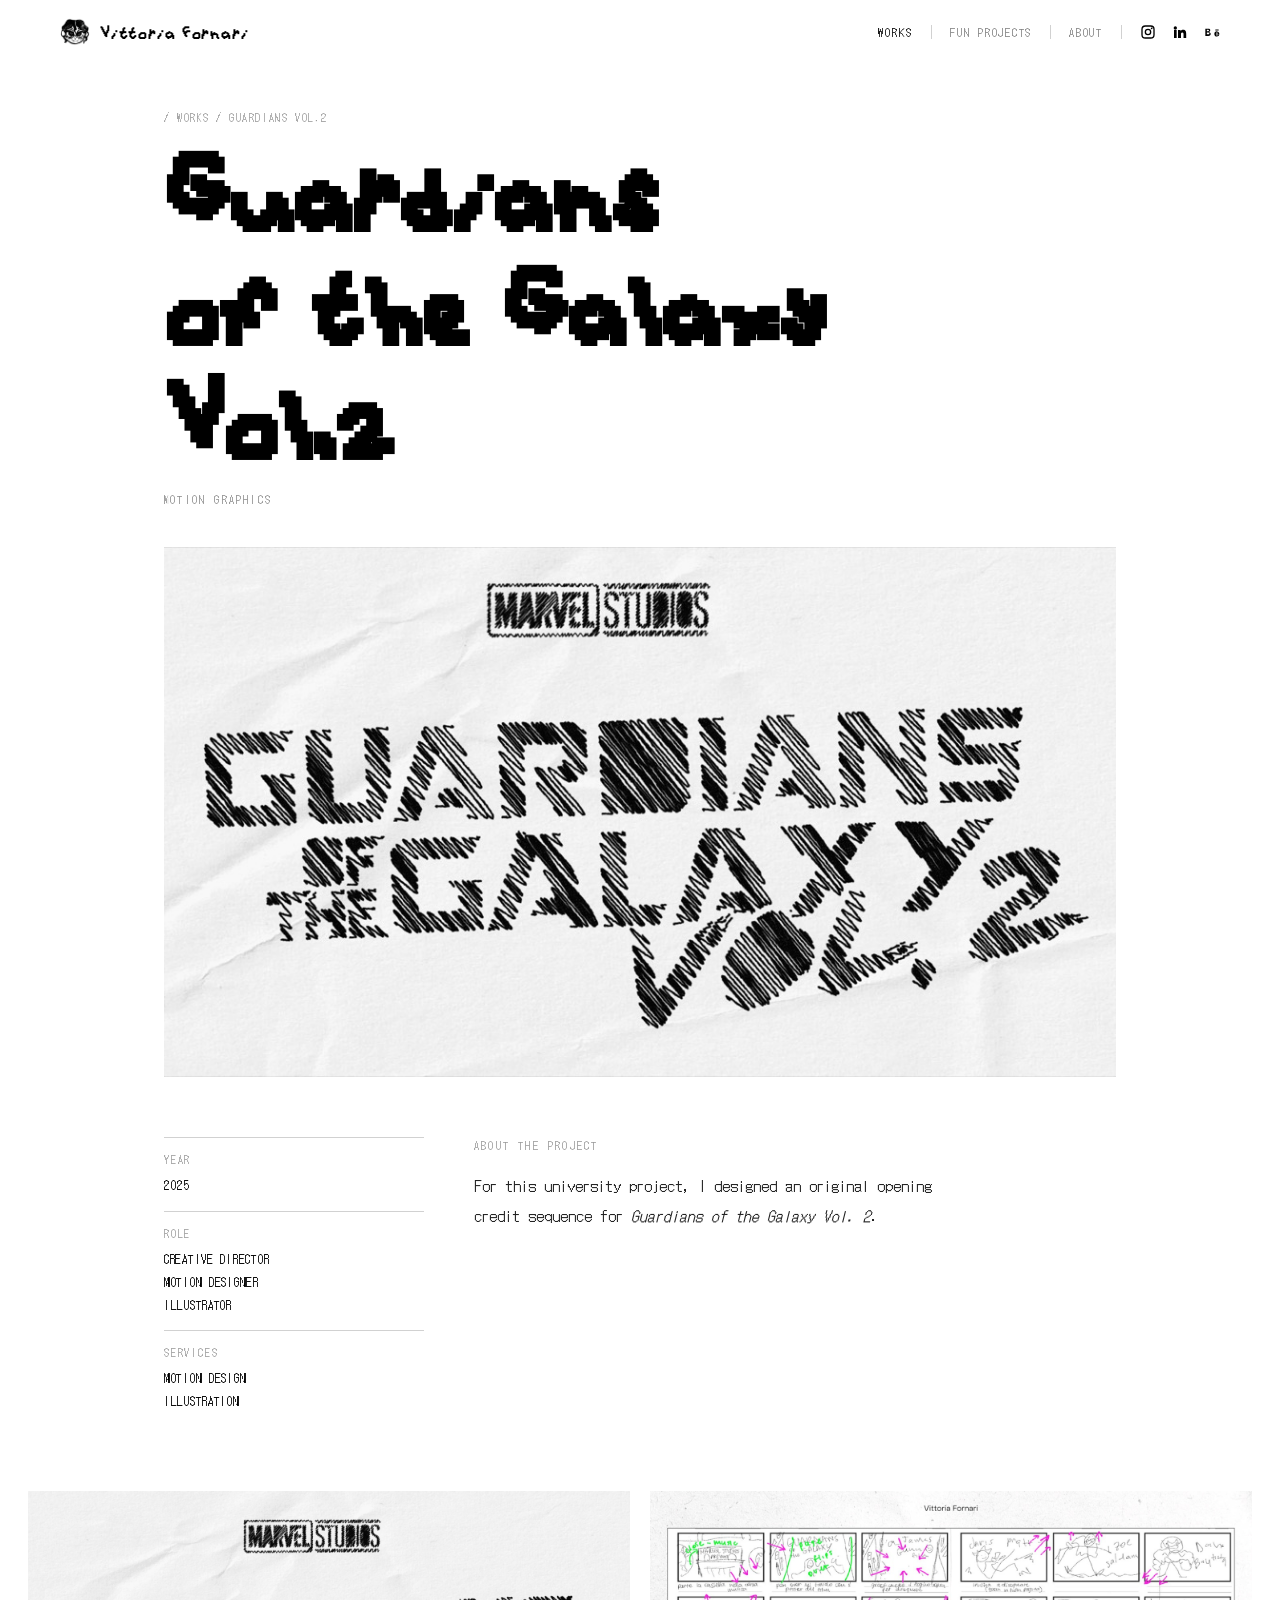
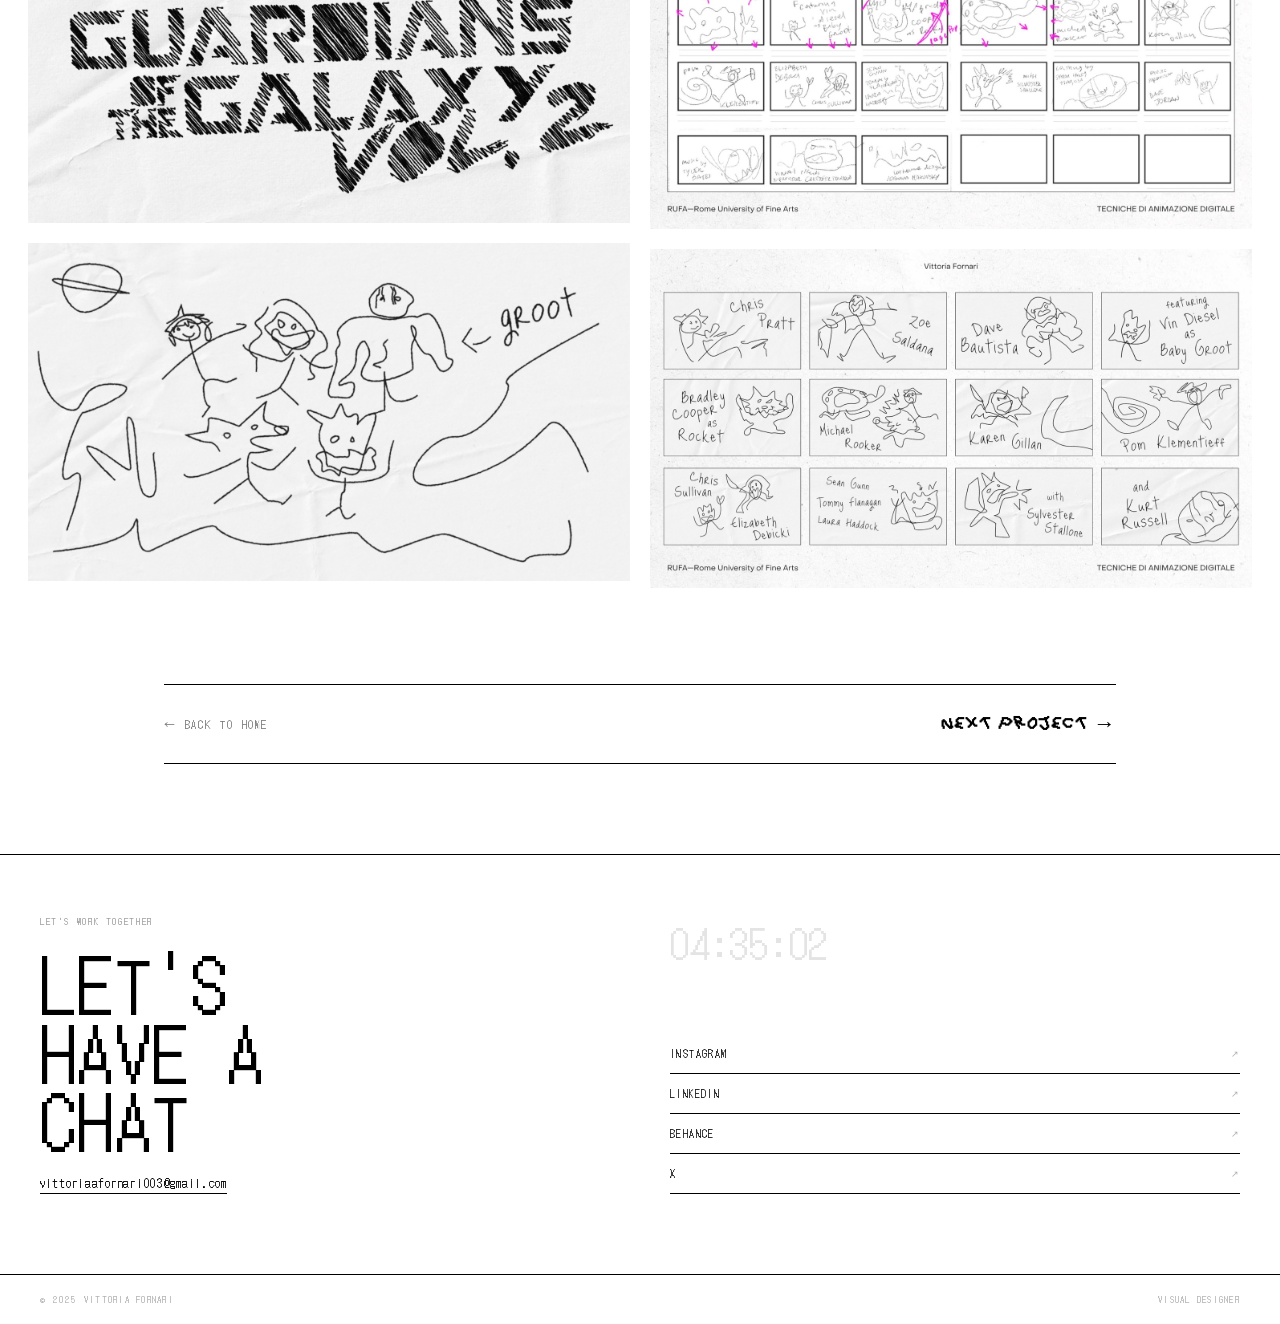
<file: projects/guardians.html>
<!DOCTYPE html>
<html lang="en">
<head>
<meta charset="UTF-8">
<meta name="viewport" content="width=device-width, initial-scale=1.0">
<title>Guardians Vol.2 — Vittoria Fornari</title>
<meta name="description" content="Guardians Vol.2 — project by Vittoria Fornari, Visual Designer.">
<link rel="icon" type="image/png" href="../assets/proj/logo.png">
<link rel="preconnect" href="https://fonts.googleapis.com">
<link rel="preconnect" href="https://fonts.gstatic.com" crossorigin>
<link href="https://fonts.googleapis.com/css2?family=DotGothic16&display=swap" rel="stylesheet">
<style>
@font-face { font-family:'CHAOS16'; src:url('../fonts/chaos16.woff2') format('woff2'); font-weight:normal; font-style:normal; font-display:swap; }
*{margin:0;padding:0;box-sizing:border-box;}
html{scroll-behavior:smooth;}
body{background:#fff;color:#000;font-family:'DotGothic16',sans-serif;-webkit-font-smoothing:antialiased;overflow-x:hidden;}
a{color:inherit;text-decoration:none;}
img{display:block;max-width:100%;}
.wrap{max-width:1040px;margin:0 auto;padding:0 44px;}

/* ticker */
#tk{height:28px;background:#000;overflow:hidden;display:flex;align-items:center;}
.tk-tr{display:flex;white-space:nowrap;animation:tk 40s linear infinite;}
.tk-tr span{font-size:9px;letter-spacing:.18em;text-transform:uppercase;color:rgba(255,255,255,.75);padding:0 28px;}
.tk-tr .d{color:rgba(255,255,255,.3);padding:0;}
@keyframes tk{from{transform:translateX(0)}to{transform:translateX(-50%)}}

/* header */
header.h{position:sticky;top:0;z-index:50;background:#fff;border-bottom:1px solid rgba(0,0,0,.08);}
.h-in{display:flex;align-items:center;justify-content:space-between;height:64px;}
.brand{display:flex;align-items:center;gap:10px;}
.brand img{width:30px;height:30px;border-radius:50%;}
.brand span{font-family:'CHAOS16',sans-serif;font-size:20px;letter-spacing:.04em;}
.h-nav{display:flex;gap:28px;}
.h-nav a{font-size:11px;letter-spacing:.16em;text-transform:uppercase;color:rgba(0,0,0,.5);transition:color .15s;}
.h-nav a:hover{color:#000;}
@media(max-width:680px){.h-nav{gap:16px;}.h-nav a:nth-child(n+3){display:none;}}

/* breadcrumb */
.bc{font-size:10px;letter-spacing:.16em;text-transform:uppercase;color:rgba(0,0,0,.4);margin-top:46px;}
.bc a:hover{color:#000;}

/* hero */
.hero{font-family:'CHAOS16',sans-serif;font-size:clamp(46px,11vw,120px);line-height:.95;margin:18px 0 6px;}
.hero-cat{font-size:11px;letter-spacing:.2em;text-transform:uppercase;color:rgba(0,0,0,.45);margin-bottom:40px;}

.cover{width:100%;margin-bottom:60px;}

/* overview */
.ov{display:grid;grid-template-columns:260px 1fr;gap:50px;margin-bottom:64px;}
@media(max-width:760px){.ov{grid-template-columns:1fr;gap:34px;}}
.meta-row{border-top:1px solid rgba(0,0,0,.18);padding:14px 0;}
.meta-row .k{font-size:10px;letter-spacing:.18em;text-transform:uppercase;color:rgba(0,0,0,.4);margin-bottom:7px;}
.meta-row .v{font-size:12px;letter-spacing:.06em;text-transform:uppercase;line-height:1.9;}
.about .ab-k{font-size:11px;letter-spacing:.2em;text-transform:uppercase;color:rgba(0,0,0,.4);margin-bottom:18px;}
.about h2{font-family:'CHAOS16',sans-serif;font-weight:400;font-size:clamp(24px,4vw,40px);line-height:1.05;margin-bottom:22px;}
.about p{font-size:15px;line-height:1.95;color:#222;margin-bottom:16px;max-width:62ch;}
.about strong{font-weight:400;background:#000;color:#fff;padding:0 4px;}
.about em{font-style:italic;}

/* gallery */
.gal{width:100vw;position:relative;left:50%;transform:translateX(-50%);padding:0 28px;column-count:2;column-gap:20px;margin:0 0 80px;}
.gal img{width:100%;margin:0 0 20px;break-inside:avoid;display:block;}
@media(max-width:760px){.gal{column-count:1;padding:0 18px;}}

/* project nav */
.pnav{display:flex;justify-content:space-between;align-items:center;border-top:1px solid #000;border-bottom:1px solid #000;padding:26px 0;margin-bottom:90px;}
.pnav a{font-size:11px;letter-spacing:.16em;text-transform:uppercase;color:rgba(0,0,0,.55);transition:color .15s;}
.pnav a:hover{color:#000;}
.pnav .nx{font-family:'CHAOS16',sans-serif;font-size:22px;letter-spacing:.02em;color:#000;}

/* contact */
.chat{text-align:center;padding:30px 0 70px;}
.chat h2{font-family:'CHAOS16',sans-serif;font-size:clamp(44px,12vw,120px);line-height:1;margin-bottom:30px;}
.chat .em{font-size:clamp(14px,2.2vw,20px);border-bottom:1px solid #000;padding-bottom:3px;}
.chat .soc{margin-top:34px;display:flex;gap:24px;justify-content:center;flex-wrap:wrap;}
.chat .soc a{font-size:11px;letter-spacing:.12em;text-transform:uppercase;color:rgba(0,0,0,.55);}
.chat .soc a:hover{color:#000;}

footer.f{border-top:1px solid rgba(0,0,0,.12);}
.f-in{display:flex;justify-content:space-between;padding:22px 0;font-size:10px;letter-spacing:.14em;text-transform:uppercase;color:rgba(0,0,0,.45);}

/* ── SITE FOOTER ── */
.site-foot{width:100%;background:#fff;border-top:1px solid #000;font-family:'DotGothic16',sans-serif;color:#000;}
.ft-wrap{display:grid;grid-template-columns:1fr 1fr;padding:60px 40px 80px;gap:60px;}
.ft-cta{display:flex;flex-direction:column;gap:20px;}
.ft-eyebrow{font-size:9px;letter-spacing:.18em;text-transform:uppercase;opacity:.38;}
.ft-title{font-family:'DotGothic16',sans-serif;font-size:clamp(36px,6vw,72px);line-height:.95;letter-spacing:.02em;}
.ft-email{font-size:12px;letter-spacing:.06em;color:#000;text-decoration:none;border-bottom:1px solid #000;padding-bottom:2px;width:fit-content;transition:opacity .15s;}
.ft-email:hover{opacity:.45;}
.ft-right{display:flex;flex-direction:column;justify-content:space-between;}
.ft-clock{font-family:'DotGothic16',sans-serif;font-size:38px;letter-spacing:.02em;opacity:.1;}
.ft-links{display:flex;flex-direction:column;gap:0;}
.ft-link{font-size:10px;letter-spacing:.14em;text-transform:uppercase;color:#000;text-decoration:none;display:flex;align-items:center;justify-content:space-between;border-bottom:1px solid #000;padding:12px 0;transition:opacity .15s;}
.ft-link:hover{opacity:.45;}
.ft-link span{opacity:.3;font-size:9px;}
.ft-bottom{border-top:1px solid #000;padding:18px 40px;display:flex;align-items:center;justify-content:space-between;}
.ft-copy{font-size:9px;letter-spacing:.14em;text-transform:uppercase;opacity:.3;}
@media(max-width:680px){.ft-wrap{grid-template-columns:1fr;gap:40px;padding:40px 20px 60px;}.ft-title{font-size:36px;}.ft-clock{font-size:24px;}.ft-bottom{padding:16px 20px;flex-direction:column;gap:6px;align-items:flex-start;}.ft-email{font-size:10px;word-break:break-all;}.ft-link{font-size:10px;padding:14px 0;}.ft-eyebrow{font-size:8px;}}
@media(max-width:400px){.ft-wrap{padding:32px 16px 48px;}.ft-title{font-size:28px;}.ft-bottom{padding:14px 16px;}}

.nav-soc{display:inline-flex;align-items:center;gap:16px;margin-left:24px;}
.nav-ico{display:inline-flex;align-items:center;color:rgba(0,0,0,.5);transition:color .15s;}
.nav-ico:hover{color:#000;}
.nav-ico svg{width:16px;height:16px;display:block;}

/* ===== UNIFIED NAVBAR ===== */
.snav{position:sticky;top:0;z-index:80;display:flex;align-items:center;justify-content:space-between;height:64px;padding:0 60px;background:#fff;}
.snav.hero{position:absolute;left:0;right:0;}
.snav a,.snav a:hover,.snav a:visited,.snav a:focus,.snav a:active{text-decoration:none !important;color:inherit;}
.snav-brand{display:flex;align-items:center;gap:10px;flex-shrink:0;}
.snav-brand img{width:30px;height:30px;border-radius:50%;object-fit:cover;}
.snav-brand span{font-family:'CHAOS16',sans-serif;font-size:20px;letter-spacing:.04em;color:#000;}
.snav-menu{display:flex;align-items:center;gap:18px;}
.snav-menu>a{font-family:'DotGothic16',sans-serif;font-size:11px;letter-spacing:.16em;text-transform:uppercase;color:rgba(0,0,0,.5);transition:color .15s;}
.snav-menu>a:hover,.snav-menu>a.active{color:#000;}
.snav-div{width:1px;height:14px;background:rgba(0,0,0,.18);flex:0 0 auto;}
.snav-soc{display:inline-flex;align-items:center;gap:16px;margin-left:0;}
.snav-ico{display:inline-flex;align-items:center;color:rgba(0,0,0,.5);transition:color .15s;}
.snav-ico:hover{color:#000;}
.snav-ico svg{width:16px;height:16px;display:block;}
.snav-burger{display:none;flex-direction:column;gap:5px;cursor:pointer;padding:4px;background:none;border:none;z-index:90;}
.snav-burger span{display:block;width:22px;height:1.5px;background:#000;transition:transform .25s,opacity .25s;}
.snav-burger.open span:nth-child(1){transform:translateY(6.5px) rotate(45deg);}
.snav-burger.open span:nth-child(2){opacity:0;}
.snav-burger.open span:nth-child(3){transform:translateY(-6.5px) rotate(-45deg);}
.snav-drawer{display:none;position:absolute;top:64px;left:0;right:0;background:#fff;z-index:70;border-bottom:1px solid rgba(0,0,0,.08);padding:20px 60px 28px;flex-direction:column;gap:16px;}
.snav-drawer.open{display:flex;}
.snav-drawer>a{font-family:'DotGothic16',sans-serif;font-size:13px;letter-spacing:.16em;text-transform:uppercase;color:rgba(0,0,0,.55);}
.snav-drawer>a:hover,.snav-drawer>a.active{color:#000;}
.snav-drawer .snav-soc{margin-left:0;gap:20px;}
@media(max-width:680px){.snav{padding:0 20px;}.snav-menu{display:none;}.snav-burger{display:flex;}.snav-brand span{font-size:16px;}.snav-drawer{padding:20px 20px 28px;}}
</style>
</head>
<body>

<header class="snav"><a class="snav-brand" href="../index.html"><img src="../assets/proj/logo.png" alt="Vitto"><span>Vittoria Fornari</span></a><nav class="snav-menu"><a href="../index.html" class="active">Works</a><span class="snav-div"></span><a href="../funprojects.html">Fun Projects</a><span class="snav-div"></span><a href="../aboutme.html">About</a><span class="snav-div"></span><span class="snav-soc"><a class="snav-ico" target="_blank" rel="noreferrer" aria-label="Instagram" href="https://www.instagram.com/vitto_gd"><svg viewBox="0 0 24 24" fill="none" stroke="currentColor" stroke-width="2"><rect x="3" y="3" width="18" height="18" rx="5"/><circle cx="12" cy="12" r="4"/><circle cx="17.5" cy="6.5" r="1.3" fill="currentColor" stroke="none"/></svg></a><a class="snav-ico" target="_blank" rel="noreferrer" aria-label="LinkedIn" href="https://www.linkedin.com/in/vittoria-fornari-6405b0313"><svg viewBox="0 0 24 24" fill="currentColor"><path d="M4.98 3.5a2.5 2.5 0 100 5 2.5 2.5 0 000-5zM3 9h4v12H3zM9 9h3.8v1.7h.1c.5-.9 1.8-1.9 3.7-1.9 4 0 4.7 2.6 4.7 6V21h-4v-5.3c0-1.3 0-2.9-1.8-2.9s-2 1.4-2 2.8V21H9z"/></svg></a><a class="snav-ico" target="_blank" rel="noreferrer" aria-label="Behance" href="https://www.behance.net/vittoriafornari2"><svg viewBox="0 0 24 24" fill="currentColor"><path d="M8.2 11.3c.8-.4 1.2-1 1.2-1.9 0-1.8-1.3-2.4-3-2.4H2v10.9h4.6c1.8 0 3.5-.9 3.5-2.9 0-1.2-.6-2.1-1.9-2.4zM4.3 8.7h1.9c.7 0 1.3.2 1.3 1s-.5 1.1-1.3 1.1H4.3zm2.1 6.8H4.3v-2.6h2.2c.9 0 1.5.4 1.5 1.3 0 .9-.7 1.3-1.6 1.3zM22 9.6h-5V8.4h5zM19.4 11c-2.3 0-3.9 1.6-3.9 3.9s1.5 3.9 3.9 3.9c1.8 0 3-.8 3.5-2.5h-1.9c-.2.6-.8.9-1.5.9-1 0-1.6-.6-1.7-1.6H23c.2-2.4-1-4.5-3.6-4.5zm-1.6 3.1c.1-.9.6-1.5 1.6-1.5.9 0 1.4.6 1.5 1.5z"/></svg></a></span></nav><button class="snav-burger" aria-label="Menu"><span></span><span></span><span></span></button><nav class="snav-drawer"><a href="../index.html" class="active">Works</a><a href="../funprojects.html">Fun Projects</a><a href="../aboutme.html">About</a><span class="snav-soc"><a class="snav-ico" target="_blank" rel="noreferrer" aria-label="Instagram" href="https://www.instagram.com/vitto_gd"><svg viewBox="0 0 24 24" fill="none" stroke="currentColor" stroke-width="2"><rect x="3" y="3" width="18" height="18" rx="5"/><circle cx="12" cy="12" r="4"/><circle cx="17.5" cy="6.5" r="1.3" fill="currentColor" stroke="none"/></svg></a><a class="snav-ico" target="_blank" rel="noreferrer" aria-label="LinkedIn" href="https://www.linkedin.com/in/vittoria-fornari-6405b0313"><svg viewBox="0 0 24 24" fill="currentColor"><path d="M4.98 3.5a2.5 2.5 0 100 5 2.5 2.5 0 000-5zM3 9h4v12H3zM9 9h3.8v1.7h.1c.5-.9 1.8-1.9 3.7-1.9 4 0 4.7 2.6 4.7 6V21h-4v-5.3c0-1.3 0-2.9-1.8-2.9s-2 1.4-2 2.8V21H9z"/></svg></a><a class="snav-ico" target="_blank" rel="noreferrer" aria-label="Behance" href="https://www.behance.net/vittoriafornari2"><svg viewBox="0 0 24 24" fill="currentColor"><path d="M8.2 11.3c.8-.4 1.2-1 1.2-1.9 0-1.8-1.3-2.4-3-2.4H2v10.9h4.6c1.8 0 3.5-.9 3.5-2.9 0-1.2-.6-2.1-1.9-2.4zM4.3 8.7h1.9c.7 0 1.3.2 1.3 1s-.5 1.1-1.3 1.1H4.3zm2.1 6.8H4.3v-2.6h2.2c.9 0 1.5.4 1.5 1.3 0 .9-.7 1.3-1.6 1.3zM22 9.6h-5V8.4h5zM19.4 11c-2.3 0-3.9 1.6-3.9 3.9s1.5 3.9 3.9 3.9c1.8 0 3-.8 3.5-2.5h-1.9c-.2.6-.8.9-1.5.9-1 0-1.6-.6-1.7-1.6H23c.2-2.4-1-4.5-3.6-4.5zm-1.6 3.1c.1-.9.6-1.5 1.6-1.5.9 0 1.4.6 1.5 1.5z"/></svg></a></span></nav></header>

<main class="wrap">
  <div class="bc"> / <a href="../index.html">Works</a> / Guardians Vol.2</div>
  <h1 class="hero">Guardians<br>of the Galaxy<br>Vol.2</h1>
  <div class="hero-cat">Motion Graphics</div>
  <img class="cover" src="../assets/proj/guardians-cover.jpg" alt="Guardians Vol.2">

  <section class="ov">
    <div class="meta">
      <div class="meta-row"><div class="k">Year</div><div class="v">2025</div></div>
      <div class="meta-row"><div class="k">Role</div><div class="v">CREATIVE DIRECTOR<br>MOTION DESIGNER<br>ILLUSTRATOR</div></div>
      <div class="meta-row"><div class="k">Services</div><div class="v">Motion Design<br>Illustration</div></div>
    </div>
    <div class="about">
      <div class="ab-k">About the project</div>
      
      <p>For this university project, I designed an original opening credit sequence for <em>Guardians of the Galaxy Vol. 2</em>.</p>
    </div>
  </section>

  <section class="gal">
    <img src="../assets/proj/guardians-1.jpg" alt="Guardians Vol.2 — 1" loading="lazy" onerror="this.remove()">
    <img src="../assets/proj/guardians-2.jpg" alt="Guardians Vol.2 — 2" loading="lazy" onerror="this.remove()">
    <img src="../assets/proj/guardians-3.jpg" alt="Guardians Vol.2 — 3" loading="lazy" onerror="this.remove()">
    <img src="../assets/proj/guardians-4.jpg" alt="Guardians Vol.2 — 4" loading="lazy" onerror="this.remove()">
  </section>

  <nav class="pnav">
    <a href="../index.html">← Back to home</a>
    <a class="nx" href="maggo.html">Next project →</a>
  </nav>
</main>

<footer class="site-foot">
  <div class="ft-wrap">
    <div class="ft-cta">
      <span class="ft-eyebrow">Let's work together</span>
      <div class="ft-title">LET'S<br>HAVE A<br>CHAT</div>
      <a class="ft-email" href="mailto:vittoriaafornari003@gmail.com">vittoriaafornari003@gmail.com</a>
    </div>
    <div class="ft-right">
      <div class="ft-clock" id="ft-clock">00:00:00</div>
      <div class="ft-links">
        <a class="ft-link" href="https://www.instagram.com/vitto_gd" target="_blank" rel="noreferrer">Instagram<span>&#8599;</span></a>
        <a class="ft-link" href="https://www.linkedin.com/in/vittoria-fornari-6405b0313" target="_blank" rel="noreferrer">LinkedIn<span>&#8599;</span></a>
        <a class="ft-link" href="https://www.behance.net/vittoriafornari2" target="_blank" rel="noreferrer">Behance<span>&#8599;</span></a>
        <a class="ft-link" href="https://x.com/jeonvittoo" target="_blank" rel="noreferrer">X<span>&#8599;</span></a>
      </div>
    </div>
  </div>
  <div class="ft-bottom">
    <span class="ft-copy">&copy; 2025 Vittoria Fornari</span>
    <span class="ft-copy">Visual Designer</span>
  </div>
</footer>
<script>
(function(){function tick(){var el=document.getElementById('ft-clock');if(!el)return;el.textContent=new Date().toLocaleTimeString('it-IT',{timeZone:'Europe/Rome',hour:'2-digit',minute:'2-digit',second:'2-digit'});}tick();setInterval(tick,1000);})();
</script>


<script>(function(){var b=document.querySelector(".snav-burger"),d=document.querySelector(".snav-drawer");if(b&&d){b.addEventListener("click",function(){b.classList.toggle("open");d.classList.toggle("open");});d.querySelectorAll("a").forEach(function(a){a.addEventListener("click",function(){b.classList.remove("open");d.classList.remove("open");});});}})();</script>
</body>
</html>
</file>
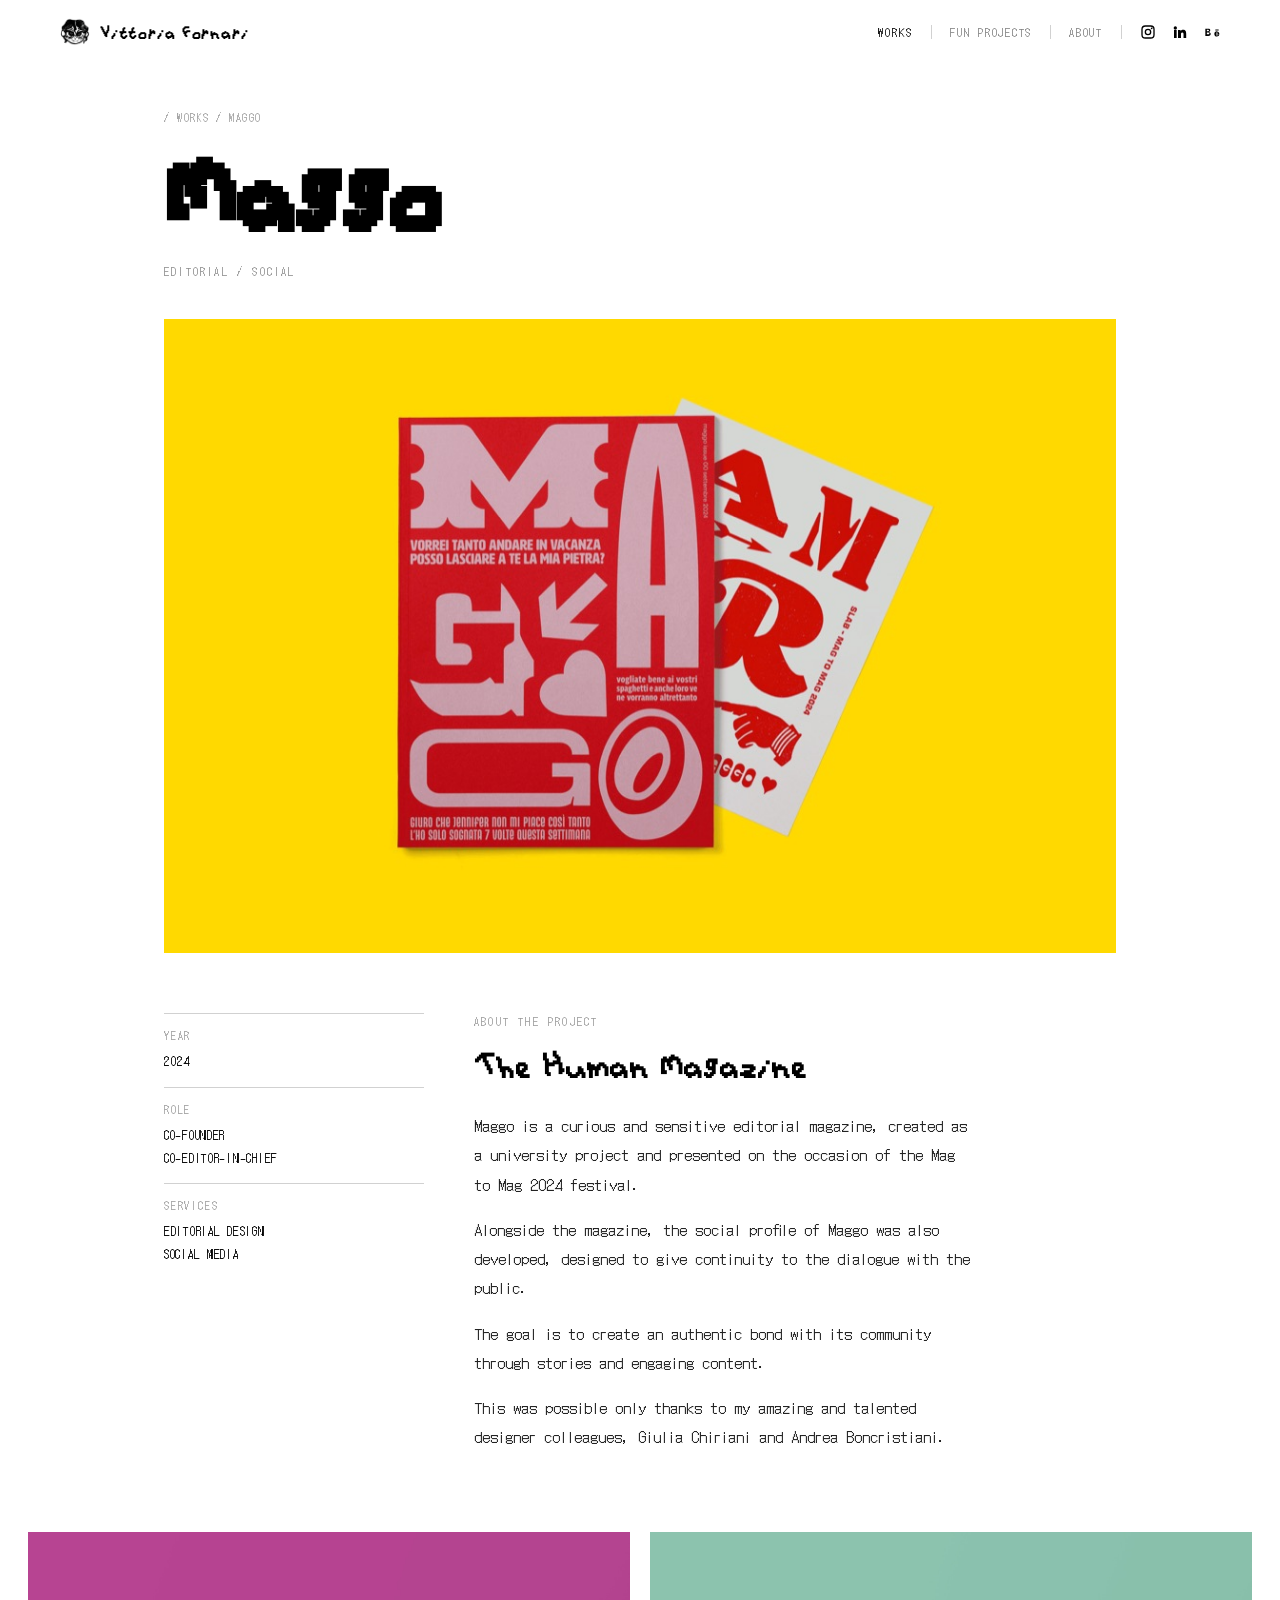
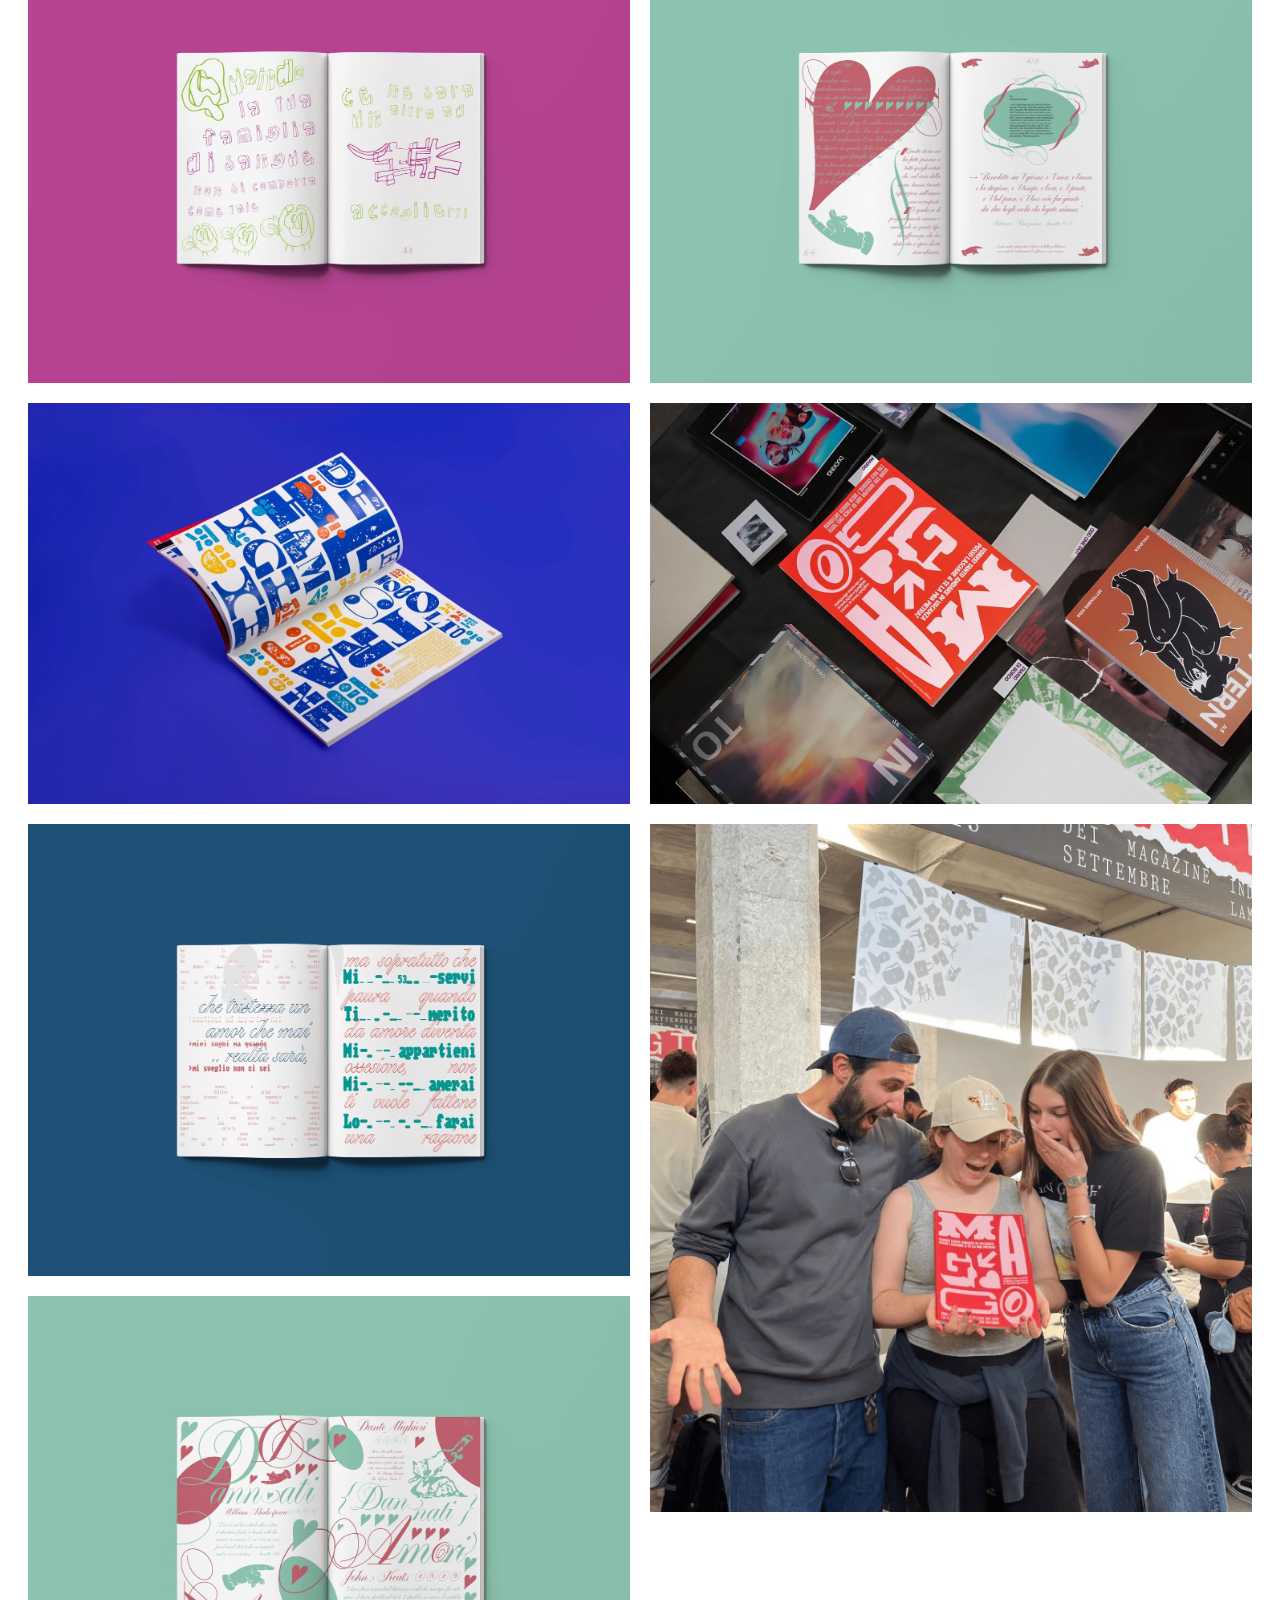
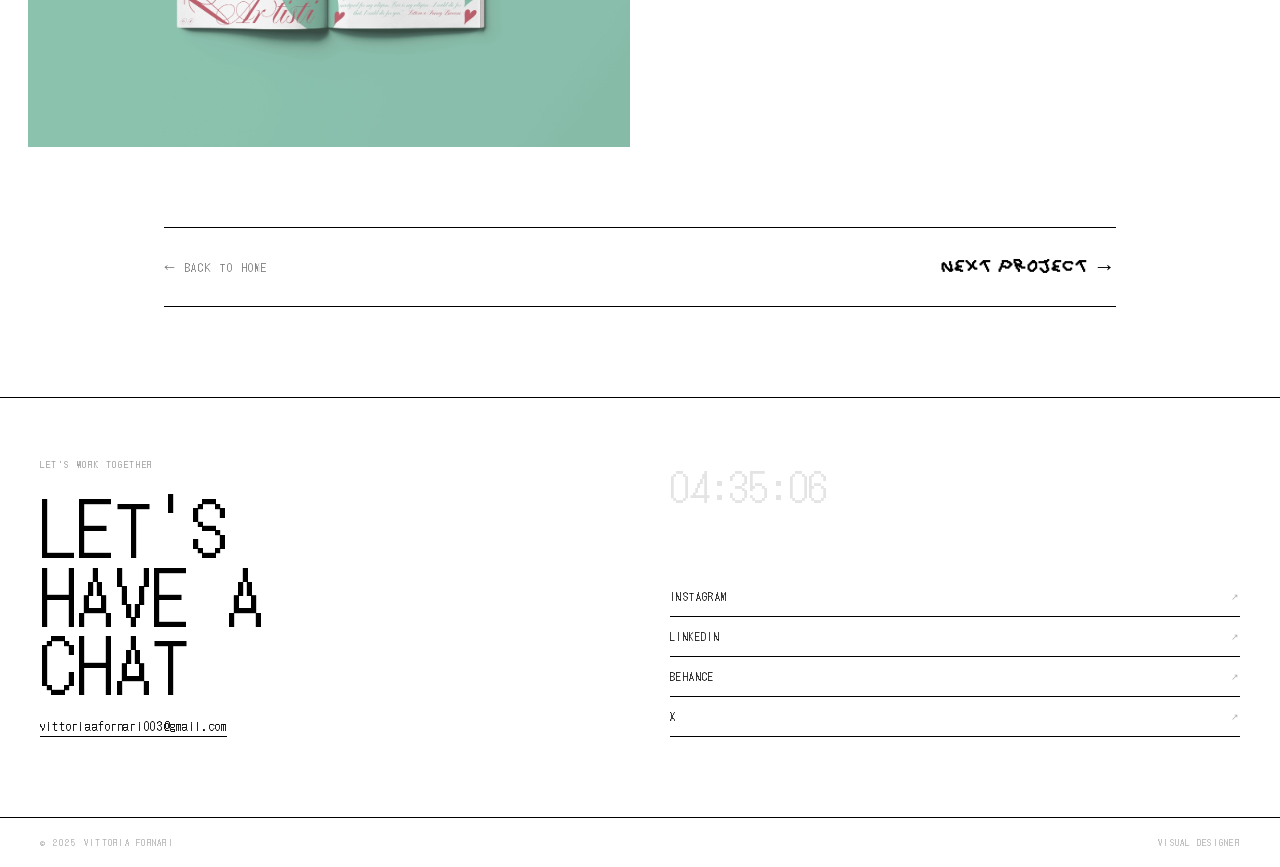
<file: projects/maggo.html>
<!DOCTYPE html>
<html lang="en">
<head>
<meta charset="UTF-8">
<meta name="viewport" content="width=device-width, initial-scale=1.0">
<title>Maggo — Vittoria Fornari</title>
<meta name="description" content="Maggo — project by Vittoria Fornari, Visual Designer.">
<link rel="icon" type="image/png" href="../assets/proj/logo.png">
<link rel="preconnect" href="https://fonts.googleapis.com">
<link rel="preconnect" href="https://fonts.gstatic.com" crossorigin>
<link href="https://fonts.googleapis.com/css2?family=DotGothic16&display=swap" rel="stylesheet">
<style>
@font-face { font-family:'CHAOS16'; src:url('../fonts/chaos16.woff2') format('woff2'); font-weight:normal; font-style:normal; font-display:swap; }
*{margin:0;padding:0;box-sizing:border-box;}
html{scroll-behavior:smooth;}
body{background:#fff;color:#000;font-family:'DotGothic16',sans-serif;-webkit-font-smoothing:antialiased;overflow-x:hidden;}
a{color:inherit;text-decoration:none;}
img{display:block;max-width:100%;}
.wrap{max-width:1040px;margin:0 auto;padding:0 44px;}

/* ticker */
#tk{height:28px;background:#000;overflow:hidden;display:flex;align-items:center;}
.tk-tr{display:flex;white-space:nowrap;animation:tk 40s linear infinite;}
.tk-tr span{font-size:9px;letter-spacing:.18em;text-transform:uppercase;color:rgba(255,255,255,.75);padding:0 28px;}
.tk-tr .d{color:rgba(255,255,255,.3);padding:0;}
@keyframes tk{from{transform:translateX(0)}to{transform:translateX(-50%)}}

/* header */
header.h{position:sticky;top:0;z-index:50;background:#fff;border-bottom:1px solid rgba(0,0,0,.08);}
.h-in{display:flex;align-items:center;justify-content:space-between;height:64px;}
.brand{display:flex;align-items:center;gap:10px;}
.brand img{width:30px;height:30px;border-radius:50%;}
.brand span{font-family:'CHAOS16',sans-serif;font-size:20px;letter-spacing:.04em;}
.h-nav{display:flex;gap:28px;}
.h-nav a{font-size:11px;letter-spacing:.16em;text-transform:uppercase;color:rgba(0,0,0,.5);transition:color .15s;}
.h-nav a:hover{color:#000;}
@media(max-width:680px){.h-nav{gap:16px;}.h-nav a:nth-child(n+3){display:none;}}

/* breadcrumb */
.bc{font-size:10px;letter-spacing:.16em;text-transform:uppercase;color:rgba(0,0,0,.4);margin-top:46px;}
.bc a:hover{color:#000;}

/* hero */
.hero{font-family:'CHAOS16',sans-serif;font-size:clamp(46px,11vw,120px);line-height:.95;margin:18px 0 6px;}
.hero-cat{font-size:11px;letter-spacing:.2em;text-transform:uppercase;color:rgba(0,0,0,.45);margin-bottom:40px;}

.cover{width:100%;margin-bottom:60px;}

/* overview */
.ov{display:grid;grid-template-columns:260px 1fr;gap:50px;margin-bottom:64px;}
@media(max-width:760px){.ov{grid-template-columns:1fr;gap:34px;}}
.meta-row{border-top:1px solid rgba(0,0,0,.18);padding:14px 0;}
.meta-row .k{font-size:10px;letter-spacing:.18em;text-transform:uppercase;color:rgba(0,0,0,.4);margin-bottom:7px;}
.meta-row .v{font-size:12px;letter-spacing:.06em;text-transform:uppercase;line-height:1.9;}
.about .ab-k{font-size:11px;letter-spacing:.2em;text-transform:uppercase;color:rgba(0,0,0,.4);margin-bottom:18px;}
.about h2{font-family:'CHAOS16',sans-serif;font-weight:400;font-size:clamp(24px,4vw,40px);line-height:1.05;margin-bottom:22px;}
.about p{font-size:15px;line-height:1.95;color:#222;margin-bottom:16px;max-width:62ch;}
.about strong{font-weight:400;background:#000;color:#fff;padding:0 4px;}
.about em{font-style:italic;}

/* gallery */
.gal{width:100vw;position:relative;left:50%;transform:translateX(-50%);padding:0 28px;column-count:2;column-gap:20px;margin:0 0 80px;}
.gal img{width:100%;margin:0 0 20px;break-inside:avoid;display:block;}
@media(max-width:760px){.gal{column-count:1;padding:0 18px;}}

/* project nav */
.pnav{display:flex;justify-content:space-between;align-items:center;border-top:1px solid #000;border-bottom:1px solid #000;padding:26px 0;margin-bottom:90px;}
.pnav a{font-size:11px;letter-spacing:.16em;text-transform:uppercase;color:rgba(0,0,0,.55);transition:color .15s;}
.pnav a:hover{color:#000;}
.pnav .nx{font-family:'CHAOS16',sans-serif;font-size:22px;letter-spacing:.02em;color:#000;}

/* contact */
.chat{text-align:center;padding:30px 0 70px;}
.chat h2{font-family:'CHAOS16',sans-serif;font-size:clamp(44px,12vw,120px);line-height:1;margin-bottom:30px;}
.chat .em{font-size:clamp(14px,2.2vw,20px);border-bottom:1px solid #000;padding-bottom:3px;}
.chat .soc{margin-top:34px;display:flex;gap:24px;justify-content:center;flex-wrap:wrap;}
.chat .soc a{font-size:11px;letter-spacing:.12em;text-transform:uppercase;color:rgba(0,0,0,.55);}
.chat .soc a:hover{color:#000;}

footer.f{border-top:1px solid rgba(0,0,0,.12);}
.f-in{display:flex;justify-content:space-between;padding:22px 0;font-size:10px;letter-spacing:.14em;text-transform:uppercase;color:rgba(0,0,0,.45);}

/* ── SITE FOOTER ── */
.site-foot{width:100%;background:#fff;border-top:1px solid #000;font-family:'DotGothic16',sans-serif;color:#000;}
.ft-wrap{display:grid;grid-template-columns:1fr 1fr;padding:60px 40px 80px;gap:60px;}
.ft-cta{display:flex;flex-direction:column;gap:20px;}
.ft-eyebrow{font-size:9px;letter-spacing:.18em;text-transform:uppercase;opacity:.38;}
.ft-title{font-family:'DotGothic16',sans-serif;font-size:clamp(36px,6vw,72px);line-height:.95;letter-spacing:.02em;}
.ft-email{font-size:12px;letter-spacing:.06em;color:#000;text-decoration:none;border-bottom:1px solid #000;padding-bottom:2px;width:fit-content;transition:opacity .15s;}
.ft-email:hover{opacity:.45;}
.ft-right{display:flex;flex-direction:column;justify-content:space-between;}
.ft-clock{font-family:'DotGothic16',sans-serif;font-size:38px;letter-spacing:.02em;opacity:.1;}
.ft-links{display:flex;flex-direction:column;gap:0;}
.ft-link{font-size:10px;letter-spacing:.14em;text-transform:uppercase;color:#000;text-decoration:none;display:flex;align-items:center;justify-content:space-between;border-bottom:1px solid #000;padding:12px 0;transition:opacity .15s;}
.ft-link:hover{opacity:.45;}
.ft-link span{opacity:.3;font-size:9px;}
.ft-bottom{border-top:1px solid #000;padding:18px 40px;display:flex;align-items:center;justify-content:space-between;}
.ft-copy{font-size:9px;letter-spacing:.14em;text-transform:uppercase;opacity:.3;}
@media(max-width:680px){.ft-wrap{grid-template-columns:1fr;gap:40px;padding:40px 20px 60px;}.ft-title{font-size:36px;}.ft-clock{font-size:24px;}.ft-bottom{padding:16px 20px;flex-direction:column;gap:6px;align-items:flex-start;}.ft-email{font-size:10px;word-break:break-all;}.ft-link{font-size:10px;padding:14px 0;}.ft-eyebrow{font-size:8px;}}
@media(max-width:400px){.ft-wrap{padding:32px 16px 48px;}.ft-title{font-size:28px;}.ft-bottom{padding:14px 16px;}}

.nav-soc{display:inline-flex;align-items:center;gap:16px;margin-left:24px;}
.nav-ico{display:inline-flex;align-items:center;color:rgba(0,0,0,.5);transition:color .15s;}
.nav-ico:hover{color:#000;}
.nav-ico svg{width:16px;height:16px;display:block;}

/* ===== UNIFIED NAVBAR ===== */
.snav{position:sticky;top:0;z-index:80;display:flex;align-items:center;justify-content:space-between;height:64px;padding:0 60px;background:#fff;}
.snav.hero{position:absolute;left:0;right:0;}
.snav a,.snav a:hover,.snav a:visited,.snav a:focus,.snav a:active{text-decoration:none !important;color:inherit;}
.snav-brand{display:flex;align-items:center;gap:10px;flex-shrink:0;}
.snav-brand img{width:30px;height:30px;border-radius:50%;object-fit:cover;}
.snav-brand span{font-family:'CHAOS16',sans-serif;font-size:20px;letter-spacing:.04em;color:#000;}
.snav-menu{display:flex;align-items:center;gap:18px;}
.snav-menu>a{font-family:'DotGothic16',sans-serif;font-size:11px;letter-spacing:.16em;text-transform:uppercase;color:rgba(0,0,0,.5);transition:color .15s;}
.snav-menu>a:hover,.snav-menu>a.active{color:#000;}
.snav-div{width:1px;height:14px;background:rgba(0,0,0,.18);flex:0 0 auto;}
.snav-soc{display:inline-flex;align-items:center;gap:16px;margin-left:0;}
.snav-ico{display:inline-flex;align-items:center;color:rgba(0,0,0,.5);transition:color .15s;}
.snav-ico:hover{color:#000;}
.snav-ico svg{width:16px;height:16px;display:block;}
.snav-burger{display:none;flex-direction:column;gap:5px;cursor:pointer;padding:4px;background:none;border:none;z-index:90;}
.snav-burger span{display:block;width:22px;height:1.5px;background:#000;transition:transform .25s,opacity .25s;}
.snav-burger.open span:nth-child(1){transform:translateY(6.5px) rotate(45deg);}
.snav-burger.open span:nth-child(2){opacity:0;}
.snav-burger.open span:nth-child(3){transform:translateY(-6.5px) rotate(-45deg);}
.snav-drawer{display:none;position:absolute;top:64px;left:0;right:0;background:#fff;z-index:70;border-bottom:1px solid rgba(0,0,0,.08);padding:20px 60px 28px;flex-direction:column;gap:16px;}
.snav-drawer.open{display:flex;}
.snav-drawer>a{font-family:'DotGothic16',sans-serif;font-size:13px;letter-spacing:.16em;text-transform:uppercase;color:rgba(0,0,0,.55);}
.snav-drawer>a:hover,.snav-drawer>a.active{color:#000;}
.snav-drawer .snav-soc{margin-left:0;gap:20px;}
@media(max-width:680px){.snav{padding:0 20px;}.snav-menu{display:none;}.snav-burger{display:flex;}.snav-brand span{font-size:16px;}.snav-drawer{padding:20px 20px 28px;}}
</style>
</head>
<body>

<header class="snav"><a class="snav-brand" href="../index.html"><img src="../assets/proj/logo.png" alt="Vitto"><span>Vittoria Fornari</span></a><nav class="snav-menu"><a href="../index.html" class="active">Works</a><span class="snav-div"></span><a href="../funprojects.html">Fun Projects</a><span class="snav-div"></span><a href="../aboutme.html">About</a><span class="snav-div"></span><span class="snav-soc"><a class="snav-ico" target="_blank" rel="noreferrer" aria-label="Instagram" href="https://www.instagram.com/vitto_gd"><svg viewBox="0 0 24 24" fill="none" stroke="currentColor" stroke-width="2"><rect x="3" y="3" width="18" height="18" rx="5"/><circle cx="12" cy="12" r="4"/><circle cx="17.5" cy="6.5" r="1.3" fill="currentColor" stroke="none"/></svg></a><a class="snav-ico" target="_blank" rel="noreferrer" aria-label="LinkedIn" href="https://www.linkedin.com/in/vittoria-fornari-6405b0313"><svg viewBox="0 0 24 24" fill="currentColor"><path d="M4.98 3.5a2.5 2.5 0 100 5 2.5 2.5 0 000-5zM3 9h4v12H3zM9 9h3.8v1.7h.1c.5-.9 1.8-1.9 3.7-1.9 4 0 4.7 2.6 4.7 6V21h-4v-5.3c0-1.3 0-2.9-1.8-2.9s-2 1.4-2 2.8V21H9z"/></svg></a><a class="snav-ico" target="_blank" rel="noreferrer" aria-label="Behance" href="https://www.behance.net/vittoriafornari2"><svg viewBox="0 0 24 24" fill="currentColor"><path d="M8.2 11.3c.8-.4 1.2-1 1.2-1.9 0-1.8-1.3-2.4-3-2.4H2v10.9h4.6c1.8 0 3.5-.9 3.5-2.9 0-1.2-.6-2.1-1.9-2.4zM4.3 8.7h1.9c.7 0 1.3.2 1.3 1s-.5 1.1-1.3 1.1H4.3zm2.1 6.8H4.3v-2.6h2.2c.9 0 1.5.4 1.5 1.3 0 .9-.7 1.3-1.6 1.3zM22 9.6h-5V8.4h5zM19.4 11c-2.3 0-3.9 1.6-3.9 3.9s1.5 3.9 3.9 3.9c1.8 0 3-.8 3.5-2.5h-1.9c-.2.6-.8.9-1.5.9-1 0-1.6-.6-1.7-1.6H23c.2-2.4-1-4.5-3.6-4.5zm-1.6 3.1c.1-.9.6-1.5 1.6-1.5.9 0 1.4.6 1.5 1.5z"/></svg></a></span></nav><button class="snav-burger" aria-label="Menu"><span></span><span></span><span></span></button><nav class="snav-drawer"><a href="../index.html" class="active">Works</a><a href="../funprojects.html">Fun Projects</a><a href="../aboutme.html">About</a><span class="snav-soc"><a class="snav-ico" target="_blank" rel="noreferrer" aria-label="Instagram" href="https://www.instagram.com/vitto_gd"><svg viewBox="0 0 24 24" fill="none" stroke="currentColor" stroke-width="2"><rect x="3" y="3" width="18" height="18" rx="5"/><circle cx="12" cy="12" r="4"/><circle cx="17.5" cy="6.5" r="1.3" fill="currentColor" stroke="none"/></svg></a><a class="snav-ico" target="_blank" rel="noreferrer" aria-label="LinkedIn" href="https://www.linkedin.com/in/vittoria-fornari-6405b0313"><svg viewBox="0 0 24 24" fill="currentColor"><path d="M4.98 3.5a2.5 2.5 0 100 5 2.5 2.5 0 000-5zM3 9h4v12H3zM9 9h3.8v1.7h.1c.5-.9 1.8-1.9 3.7-1.9 4 0 4.7 2.6 4.7 6V21h-4v-5.3c0-1.3 0-2.9-1.8-2.9s-2 1.4-2 2.8V21H9z"/></svg></a><a class="snav-ico" target="_blank" rel="noreferrer" aria-label="Behance" href="https://www.behance.net/vittoriafornari2"><svg viewBox="0 0 24 24" fill="currentColor"><path d="M8.2 11.3c.8-.4 1.2-1 1.2-1.9 0-1.8-1.3-2.4-3-2.4H2v10.9h4.6c1.8 0 3.5-.9 3.5-2.9 0-1.2-.6-2.1-1.9-2.4zM4.3 8.7h1.9c.7 0 1.3.2 1.3 1s-.5 1.1-1.3 1.1H4.3zm2.1 6.8H4.3v-2.6h2.2c.9 0 1.5.4 1.5 1.3 0 .9-.7 1.3-1.6 1.3zM22 9.6h-5V8.4h5zM19.4 11c-2.3 0-3.9 1.6-3.9 3.9s1.5 3.9 3.9 3.9c1.8 0 3-.8 3.5-2.5h-1.9c-.2.6-.8.9-1.5.9-1 0-1.6-.6-1.7-1.6H23c.2-2.4-1-4.5-3.6-4.5zm-1.6 3.1c.1-.9.6-1.5 1.6-1.5.9 0 1.4.6 1.5 1.5z"/></svg></a></span></nav></header>

<main class="wrap">
  <div class="bc"> / <a href="../index.html">Works</a> / Maggo</div>
  <h1 class="hero">Maggo</h1>
  <div class="hero-cat">Editorial / Social</div>
  <img class="cover" src="../assets/proj/maggo-cover.jpg" alt="Maggo">

  <section class="ov">
    <div class="meta">
      <div class="meta-row"><div class="k">Year</div><div class="v">2024</div></div>
      <div class="meta-row"><div class="k">Role</div><div class="v">CO-FOUNDER<br>CO-EDITOR-IN-CHIEF</div></div>
      <div class="meta-row"><div class="k">Services</div><div class="v">Editorial Design<br>Social Media</div></div>
    </div>
    <div class="about">
      <div class="ab-k">About the project</div>
      <h2>The Human Magazine</h2>
      <p>Maggo is a curious and sensitive editorial magazine, created as a university project and presented on the occasion of the Mag to Mag 2024 festival.</p>
      <p>Alongside the magazine, the social profile of Maggo was also developed, designed to give continuity to the dialogue with the public.</p>
      <p>The goal is to create an authentic bond with its community through stories and engaging content.</p>
      <p>This was possible only thanks to my amazing and talented designer colleagues, Giulia Chiriani and Andrea Boncristiani.</p>
    </div>
  </section>

  <section class="gal">
    <img src="../assets/proj/maggo-1.jpg" alt="Maggo — 1" loading="lazy" onerror="this.remove()">
    <img src="../assets/proj/maggo-2.jpg" alt="Maggo — 2" loading="lazy" onerror="this.remove()">
    <img src="../assets/proj/maggo-3.jpg" alt="Maggo — 3" loading="lazy" onerror="this.remove()">
    <img src="../assets/proj/maggo-4.jpg" alt="Maggo — 4" loading="lazy" onerror="this.remove()">
    <img src="../assets/proj/maggo-5.jpg" alt="Maggo — 5" loading="lazy" onerror="this.remove()">
    <img src="../assets/proj/maggo-6.jpg" alt="Maggo — 6" loading="lazy" onerror="this.remove()">
    <img src="../assets/proj/maggo-7.jpeg" alt="Maggo — 7" loading="lazy" onerror="this.remove()">
  </section>

  <nav class="pnav">
    <a href="../index.html">← Back to home</a>
    <a class="nx" href="enifolia.html">Next project →</a>
  </nav>
</main>

<footer class="site-foot">
  <div class="ft-wrap">
    <div class="ft-cta">
      <span class="ft-eyebrow">Let's work together</span>
      <div class="ft-title">LET'S<br>HAVE A<br>CHAT</div>
      <a class="ft-email" href="mailto:vittoriaafornari003@gmail.com">vittoriaafornari003@gmail.com</a>
    </div>
    <div class="ft-right">
      <div class="ft-clock" id="ft-clock">00:00:00</div>
      <div class="ft-links">
        <a class="ft-link" href="https://www.instagram.com/vitto_gd" target="_blank" rel="noreferrer">Instagram<span>&#8599;</span></a>
        <a class="ft-link" href="https://www.linkedin.com/in/vittoria-fornari-6405b0313" target="_blank" rel="noreferrer">LinkedIn<span>&#8599;</span></a>
        <a class="ft-link" href="https://www.behance.net/vittoriafornari2" target="_blank" rel="noreferrer">Behance<span>&#8599;</span></a>
        <a class="ft-link" href="https://x.com/jeonvittoo" target="_blank" rel="noreferrer">X<span>&#8599;</span></a>
      </div>
    </div>
  </div>
  <div class="ft-bottom">
    <span class="ft-copy">&copy; 2025 Vittoria Fornari</span>
    <span class="ft-copy">Visual Designer</span>
  </div>
</footer>
<script>
(function(){function tick(){var el=document.getElementById('ft-clock');if(!el)return;el.textContent=new Date().toLocaleTimeString('it-IT',{timeZone:'Europe/Rome',hour:'2-digit',minute:'2-digit',second:'2-digit'});}tick();setInterval(tick,1000);})();
</script>


<script>(function(){var b=document.querySelector(".snav-burger"),d=document.querySelector(".snav-drawer");if(b&&d){b.addEventListener("click",function(){b.classList.toggle("open");d.classList.toggle("open");});d.querySelectorAll("a").forEach(function(a){a.addEventListener("click",function(){b.classList.remove("open");d.classList.remove("open");});});}})();</script>
</body>
</html>
</file>
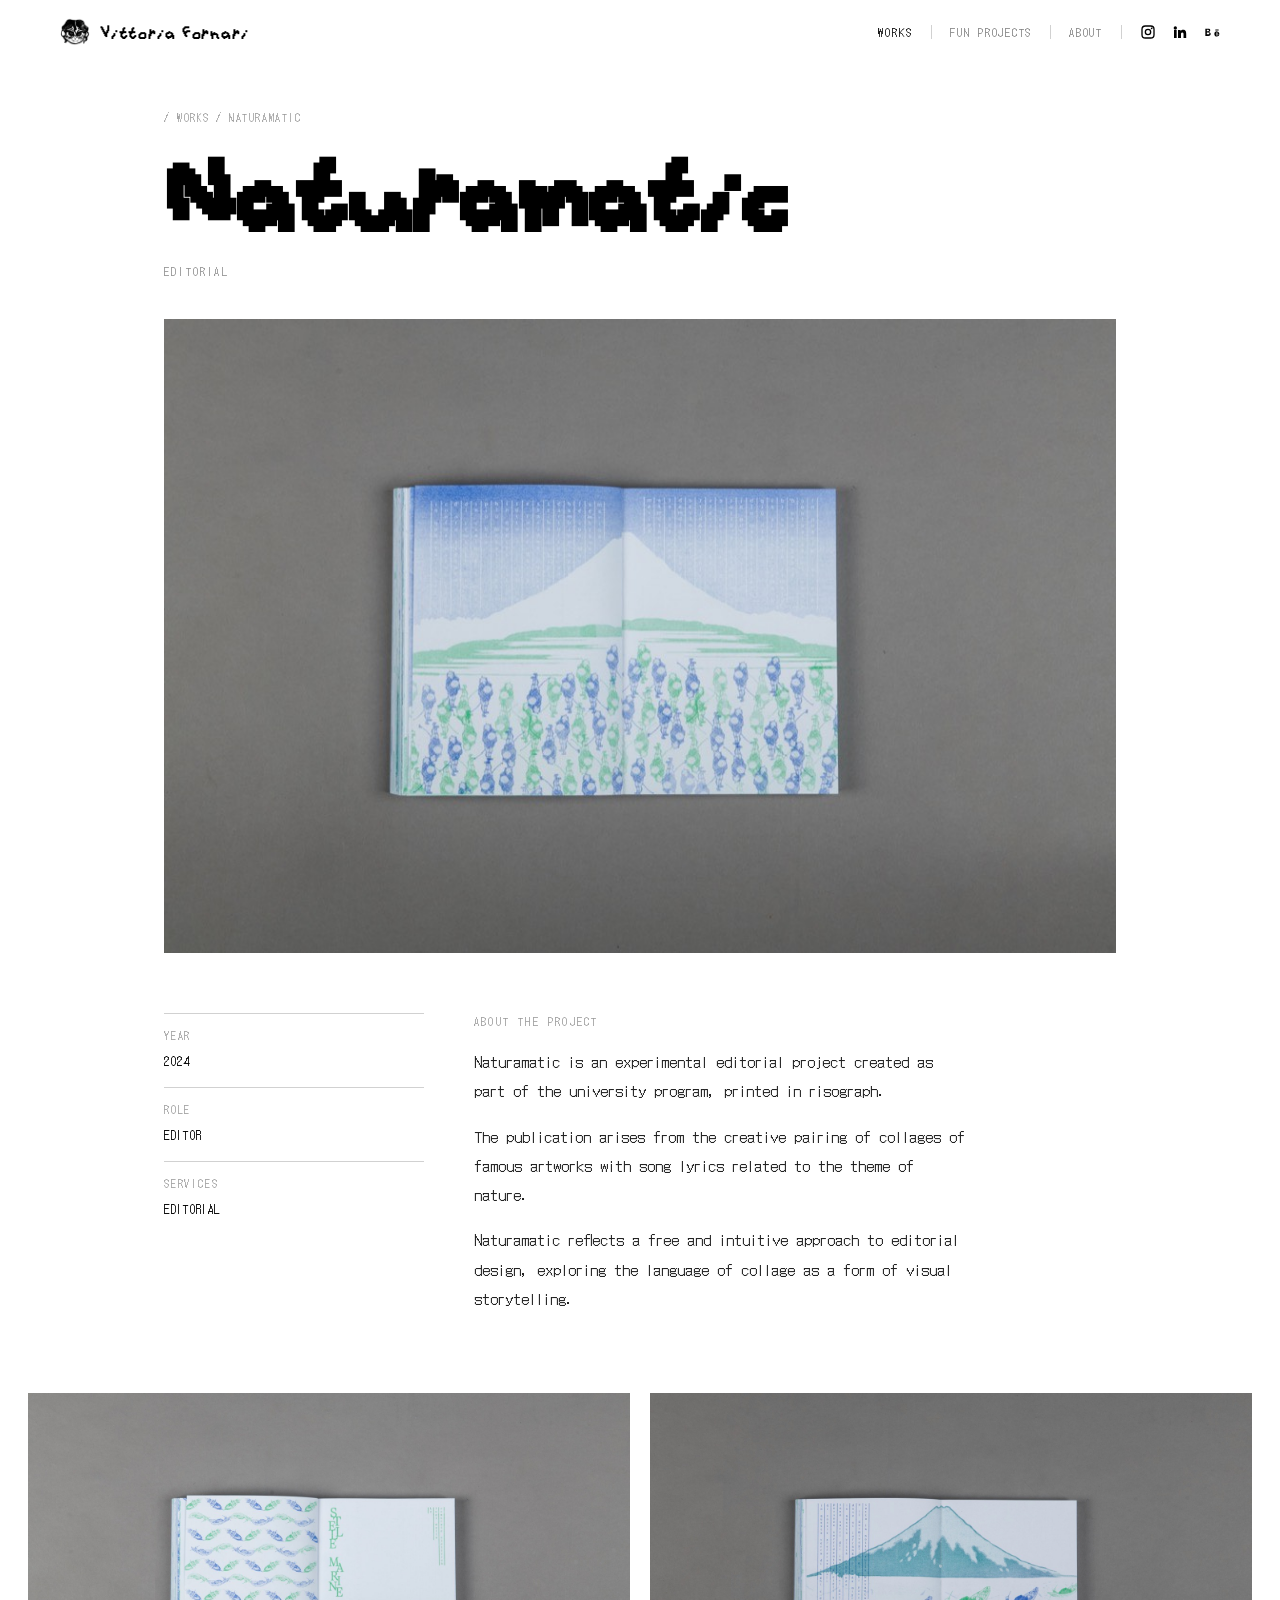
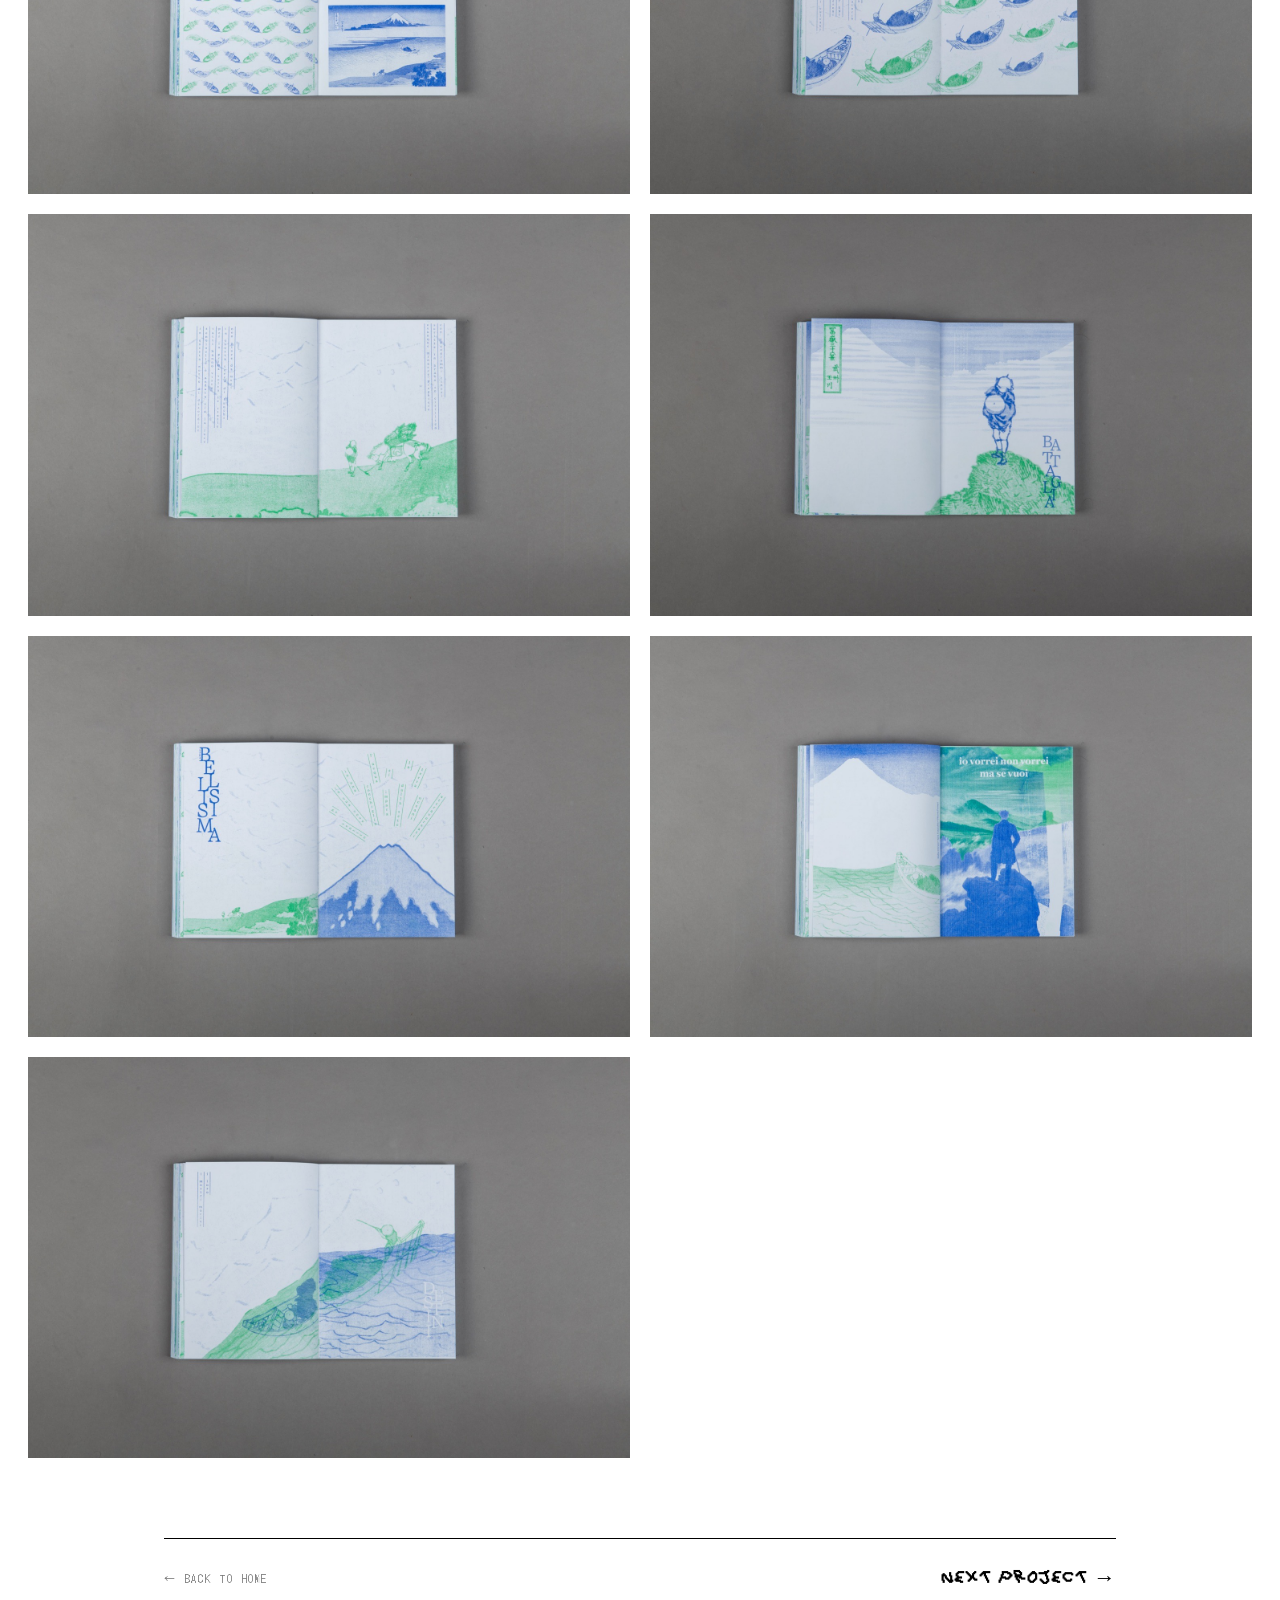
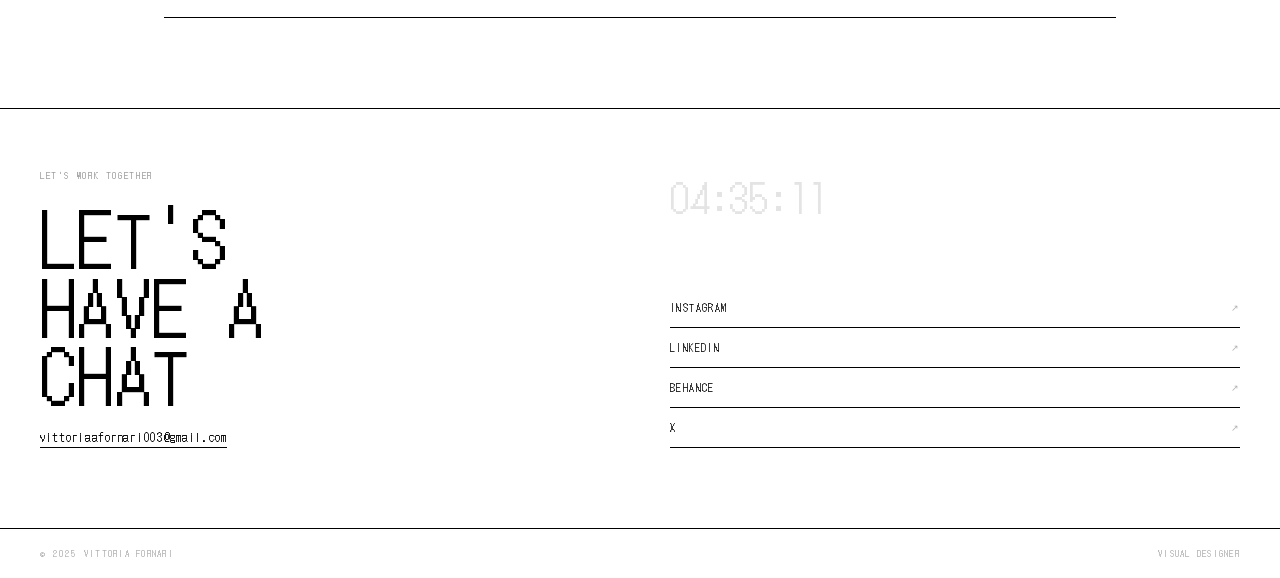
<file: projects/naturamatic.html>
<!DOCTYPE html>
<html lang="en">
<head>
<meta charset="UTF-8">
<meta name="viewport" content="width=device-width, initial-scale=1.0">
<title>Naturamatic — Vittoria Fornari</title>
<meta name="description" content="Naturamatic — project by Vittoria Fornari, Visual Designer.">
<link rel="icon" type="image/png" href="../assets/proj/logo.png">
<link rel="preconnect" href="https://fonts.googleapis.com">
<link rel="preconnect" href="https://fonts.gstatic.com" crossorigin>
<link href="https://fonts.googleapis.com/css2?family=DotGothic16&display=swap" rel="stylesheet">
<style>
@font-face { font-family:'CHAOS16'; src:url('../fonts/chaos16.woff2') format('woff2'); font-weight:normal; font-style:normal; font-display:swap; }
*{margin:0;padding:0;box-sizing:border-box;}
html{scroll-behavior:smooth;}
body{background:#fff;color:#000;font-family:'DotGothic16',sans-serif;-webkit-font-smoothing:antialiased;overflow-x:hidden;}
a{color:inherit;text-decoration:none;}
img{display:block;max-width:100%;}
.wrap{max-width:1040px;margin:0 auto;padding:0 44px;}

/* ticker */
#tk{height:28px;background:#000;overflow:hidden;display:flex;align-items:center;}
.tk-tr{display:flex;white-space:nowrap;animation:tk 40s linear infinite;}
.tk-tr span{font-size:9px;letter-spacing:.18em;text-transform:uppercase;color:rgba(255,255,255,.75);padding:0 28px;}
.tk-tr .d{color:rgba(255,255,255,.3);padding:0;}
@keyframes tk{from{transform:translateX(0)}to{transform:translateX(-50%)}}

/* header */
header.h{position:sticky;top:0;z-index:50;background:#fff;border-bottom:1px solid rgba(0,0,0,.08);}
.h-in{display:flex;align-items:center;justify-content:space-between;height:64px;}
.brand{display:flex;align-items:center;gap:10px;}
.brand img{width:30px;height:30px;border-radius:50%;}
.brand span{font-family:'CHAOS16',sans-serif;font-size:20px;letter-spacing:.04em;}
.h-nav{display:flex;gap:28px;}
.h-nav a{font-size:11px;letter-spacing:.16em;text-transform:uppercase;color:rgba(0,0,0,.5);transition:color .15s;}
.h-nav a:hover{color:#000;}
@media(max-width:680px){.h-nav{gap:16px;}.h-nav a:nth-child(n+3){display:none;}}

/* breadcrumb */
.bc{font-size:10px;letter-spacing:.16em;text-transform:uppercase;color:rgba(0,0,0,.4);margin-top:46px;}
.bc a:hover{color:#000;}

/* hero */
.hero{font-family:'CHAOS16',sans-serif;font-size:clamp(46px,11vw,120px);line-height:.95;margin:18px 0 6px;}
.hero-cat{font-size:11px;letter-spacing:.2em;text-transform:uppercase;color:rgba(0,0,0,.45);margin-bottom:40px;}

.cover{width:100%;margin-bottom:60px;}

/* overview */
.ov{display:grid;grid-template-columns:260px 1fr;gap:50px;margin-bottom:64px;}
@media(max-width:760px){.ov{grid-template-columns:1fr;gap:34px;}}
.meta-row{border-top:1px solid rgba(0,0,0,.18);padding:14px 0;}
.meta-row .k{font-size:10px;letter-spacing:.18em;text-transform:uppercase;color:rgba(0,0,0,.4);margin-bottom:7px;}
.meta-row .v{font-size:12px;letter-spacing:.06em;text-transform:uppercase;line-height:1.9;}
.about .ab-k{font-size:11px;letter-spacing:.2em;text-transform:uppercase;color:rgba(0,0,0,.4);margin-bottom:18px;}
.about h2{font-family:'CHAOS16',sans-serif;font-weight:400;font-size:clamp(24px,4vw,40px);line-height:1.05;margin-bottom:22px;}
.about p{font-size:15px;line-height:1.95;color:#222;margin-bottom:16px;max-width:62ch;}
.about strong{font-weight:400;background:#000;color:#fff;padding:0 4px;}
.about em{font-style:italic;}

/* gallery */
.gal{width:100vw;position:relative;left:50%;transform:translateX(-50%);padding:0 28px;column-count:2;column-gap:20px;margin:0 0 80px;}
.gal img{width:100%;margin:0 0 20px;break-inside:avoid;display:block;}
@media(max-width:760px){.gal{column-count:1;padding:0 18px;}}

/* project nav */
.pnav{display:flex;justify-content:space-between;align-items:center;border-top:1px solid #000;border-bottom:1px solid #000;padding:26px 0;margin-bottom:90px;}
.pnav a{font-size:11px;letter-spacing:.16em;text-transform:uppercase;color:rgba(0,0,0,.55);transition:color .15s;}
.pnav a:hover{color:#000;}
.pnav .nx{font-family:'CHAOS16',sans-serif;font-size:22px;letter-spacing:.02em;color:#000;}

/* contact */
.chat{text-align:center;padding:30px 0 70px;}
.chat h2{font-family:'CHAOS16',sans-serif;font-size:clamp(44px,12vw,120px);line-height:1;margin-bottom:30px;}
.chat .em{font-size:clamp(14px,2.2vw,20px);border-bottom:1px solid #000;padding-bottom:3px;}
.chat .soc{margin-top:34px;display:flex;gap:24px;justify-content:center;flex-wrap:wrap;}
.chat .soc a{font-size:11px;letter-spacing:.12em;text-transform:uppercase;color:rgba(0,0,0,.55);}
.chat .soc a:hover{color:#000;}

footer.f{border-top:1px solid rgba(0,0,0,.12);}
.f-in{display:flex;justify-content:space-between;padding:22px 0;font-size:10px;letter-spacing:.14em;text-transform:uppercase;color:rgba(0,0,0,.45);}

/* ── SITE FOOTER ── */
.site-foot{width:100%;background:#fff;border-top:1px solid #000;font-family:'DotGothic16',sans-serif;color:#000;}
.ft-wrap{display:grid;grid-template-columns:1fr 1fr;padding:60px 40px 80px;gap:60px;}
.ft-cta{display:flex;flex-direction:column;gap:20px;}
.ft-eyebrow{font-size:9px;letter-spacing:.18em;text-transform:uppercase;opacity:.38;}
.ft-title{font-family:'DotGothic16',sans-serif;font-size:clamp(36px,6vw,72px);line-height:.95;letter-spacing:.02em;}
.ft-email{font-size:12px;letter-spacing:.06em;color:#000;text-decoration:none;border-bottom:1px solid #000;padding-bottom:2px;width:fit-content;transition:opacity .15s;}
.ft-email:hover{opacity:.45;}
.ft-right{display:flex;flex-direction:column;justify-content:space-between;}
.ft-clock{font-family:'DotGothic16',sans-serif;font-size:38px;letter-spacing:.02em;opacity:.1;}
.ft-links{display:flex;flex-direction:column;gap:0;}
.ft-link{font-size:10px;letter-spacing:.14em;text-transform:uppercase;color:#000;text-decoration:none;display:flex;align-items:center;justify-content:space-between;border-bottom:1px solid #000;padding:12px 0;transition:opacity .15s;}
.ft-link:hover{opacity:.45;}
.ft-link span{opacity:.3;font-size:9px;}
.ft-bottom{border-top:1px solid #000;padding:18px 40px;display:flex;align-items:center;justify-content:space-between;}
.ft-copy{font-size:9px;letter-spacing:.14em;text-transform:uppercase;opacity:.3;}
@media(max-width:680px){.ft-wrap{grid-template-columns:1fr;gap:40px;padding:40px 20px 60px;}.ft-title{font-size:36px;}.ft-clock{font-size:24px;}.ft-bottom{padding:16px 20px;flex-direction:column;gap:6px;align-items:flex-start;}.ft-email{font-size:10px;word-break:break-all;}.ft-link{font-size:10px;padding:14px 0;}.ft-eyebrow{font-size:8px;}}
@media(max-width:400px){.ft-wrap{padding:32px 16px 48px;}.ft-title{font-size:28px;}.ft-bottom{padding:14px 16px;}}

.nav-soc{display:inline-flex;align-items:center;gap:16px;margin-left:24px;}
.nav-ico{display:inline-flex;align-items:center;color:rgba(0,0,0,.5);transition:color .15s;}
.nav-ico:hover{color:#000;}
.nav-ico svg{width:16px;height:16px;display:block;}

/* ===== UNIFIED NAVBAR ===== */
.snav{position:sticky;top:0;z-index:80;display:flex;align-items:center;justify-content:space-between;height:64px;padding:0 60px;background:#fff;}
.snav.hero{position:absolute;left:0;right:0;}
.snav a,.snav a:hover,.snav a:visited,.snav a:focus,.snav a:active{text-decoration:none !important;color:inherit;}
.snav-brand{display:flex;align-items:center;gap:10px;flex-shrink:0;}
.snav-brand img{width:30px;height:30px;border-radius:50%;object-fit:cover;}
.snav-brand span{font-family:'CHAOS16',sans-serif;font-size:20px;letter-spacing:.04em;color:#000;}
.snav-menu{display:flex;align-items:center;gap:18px;}
.snav-menu>a{font-family:'DotGothic16',sans-serif;font-size:11px;letter-spacing:.16em;text-transform:uppercase;color:rgba(0,0,0,.5);transition:color .15s;}
.snav-menu>a:hover,.snav-menu>a.active{color:#000;}
.snav-div{width:1px;height:14px;background:rgba(0,0,0,.18);flex:0 0 auto;}
.snav-soc{display:inline-flex;align-items:center;gap:16px;margin-left:0;}
.snav-ico{display:inline-flex;align-items:center;color:rgba(0,0,0,.5);transition:color .15s;}
.snav-ico:hover{color:#000;}
.snav-ico svg{width:16px;height:16px;display:block;}
.snav-burger{display:none;flex-direction:column;gap:5px;cursor:pointer;padding:4px;background:none;border:none;z-index:90;}
.snav-burger span{display:block;width:22px;height:1.5px;background:#000;transition:transform .25s,opacity .25s;}
.snav-burger.open span:nth-child(1){transform:translateY(6.5px) rotate(45deg);}
.snav-burger.open span:nth-child(2){opacity:0;}
.snav-burger.open span:nth-child(3){transform:translateY(-6.5px) rotate(-45deg);}
.snav-drawer{display:none;position:absolute;top:64px;left:0;right:0;background:#fff;z-index:70;border-bottom:1px solid rgba(0,0,0,.08);padding:20px 60px 28px;flex-direction:column;gap:16px;}
.snav-drawer.open{display:flex;}
.snav-drawer>a{font-family:'DotGothic16',sans-serif;font-size:13px;letter-spacing:.16em;text-transform:uppercase;color:rgba(0,0,0,.55);}
.snav-drawer>a:hover,.snav-drawer>a.active{color:#000;}
.snav-drawer .snav-soc{margin-left:0;gap:20px;}
@media(max-width:680px){.snav{padding:0 20px;}.snav-menu{display:none;}.snav-burger{display:flex;}.snav-brand span{font-size:16px;}.snav-drawer{padding:20px 20px 28px;}}
</style>
</head>
<body>

<header class="snav"><a class="snav-brand" href="../index.html"><img src="../assets/proj/logo.png" alt="Vitto"><span>Vittoria Fornari</span></a><nav class="snav-menu"><a href="../index.html" class="active">Works</a><span class="snav-div"></span><a href="../funprojects.html">Fun Projects</a><span class="snav-div"></span><a href="../aboutme.html">About</a><span class="snav-div"></span><span class="snav-soc"><a class="snav-ico" target="_blank" rel="noreferrer" aria-label="Instagram" href="https://www.instagram.com/vitto_gd"><svg viewBox="0 0 24 24" fill="none" stroke="currentColor" stroke-width="2"><rect x="3" y="3" width="18" height="18" rx="5"/><circle cx="12" cy="12" r="4"/><circle cx="17.5" cy="6.5" r="1.3" fill="currentColor" stroke="none"/></svg></a><a class="snav-ico" target="_blank" rel="noreferrer" aria-label="LinkedIn" href="https://www.linkedin.com/in/vittoria-fornari-6405b0313"><svg viewBox="0 0 24 24" fill="currentColor"><path d="M4.98 3.5a2.5 2.5 0 100 5 2.5 2.5 0 000-5zM3 9h4v12H3zM9 9h3.8v1.7h.1c.5-.9 1.8-1.9 3.7-1.9 4 0 4.7 2.6 4.7 6V21h-4v-5.3c0-1.3 0-2.9-1.8-2.9s-2 1.4-2 2.8V21H9z"/></svg></a><a class="snav-ico" target="_blank" rel="noreferrer" aria-label="Behance" href="https://www.behance.net/vittoriafornari2"><svg viewBox="0 0 24 24" fill="currentColor"><path d="M8.2 11.3c.8-.4 1.2-1 1.2-1.9 0-1.8-1.3-2.4-3-2.4H2v10.9h4.6c1.8 0 3.5-.9 3.5-2.9 0-1.2-.6-2.1-1.9-2.4zM4.3 8.7h1.9c.7 0 1.3.2 1.3 1s-.5 1.1-1.3 1.1H4.3zm2.1 6.8H4.3v-2.6h2.2c.9 0 1.5.4 1.5 1.3 0 .9-.7 1.3-1.6 1.3zM22 9.6h-5V8.4h5zM19.4 11c-2.3 0-3.9 1.6-3.9 3.9s1.5 3.9 3.9 3.9c1.8 0 3-.8 3.5-2.5h-1.9c-.2.6-.8.9-1.5.9-1 0-1.6-.6-1.7-1.6H23c.2-2.4-1-4.5-3.6-4.5zm-1.6 3.1c.1-.9.6-1.5 1.6-1.5.9 0 1.4.6 1.5 1.5z"/></svg></a></span></nav><button class="snav-burger" aria-label="Menu"><span></span><span></span><span></span></button><nav class="snav-drawer"><a href="../index.html" class="active">Works</a><a href="../funprojects.html">Fun Projects</a><a href="../aboutme.html">About</a><span class="snav-soc"><a class="snav-ico" target="_blank" rel="noreferrer" aria-label="Instagram" href="https://www.instagram.com/vitto_gd"><svg viewBox="0 0 24 24" fill="none" stroke="currentColor" stroke-width="2"><rect x="3" y="3" width="18" height="18" rx="5"/><circle cx="12" cy="12" r="4"/><circle cx="17.5" cy="6.5" r="1.3" fill="currentColor" stroke="none"/></svg></a><a class="snav-ico" target="_blank" rel="noreferrer" aria-label="LinkedIn" href="https://www.linkedin.com/in/vittoria-fornari-6405b0313"><svg viewBox="0 0 24 24" fill="currentColor"><path d="M4.98 3.5a2.5 2.5 0 100 5 2.5 2.5 0 000-5zM3 9h4v12H3zM9 9h3.8v1.7h.1c.5-.9 1.8-1.9 3.7-1.9 4 0 4.7 2.6 4.7 6V21h-4v-5.3c0-1.3 0-2.9-1.8-2.9s-2 1.4-2 2.8V21H9z"/></svg></a><a class="snav-ico" target="_blank" rel="noreferrer" aria-label="Behance" href="https://www.behance.net/vittoriafornari2"><svg viewBox="0 0 24 24" fill="currentColor"><path d="M8.2 11.3c.8-.4 1.2-1 1.2-1.9 0-1.8-1.3-2.4-3-2.4H2v10.9h4.6c1.8 0 3.5-.9 3.5-2.9 0-1.2-.6-2.1-1.9-2.4zM4.3 8.7h1.9c.7 0 1.3.2 1.3 1s-.5 1.1-1.3 1.1H4.3zm2.1 6.8H4.3v-2.6h2.2c.9 0 1.5.4 1.5 1.3 0 .9-.7 1.3-1.6 1.3zM22 9.6h-5V8.4h5zM19.4 11c-2.3 0-3.9 1.6-3.9 3.9s1.5 3.9 3.9 3.9c1.8 0 3-.8 3.5-2.5h-1.9c-.2.6-.8.9-1.5.9-1 0-1.6-.6-1.7-1.6H23c.2-2.4-1-4.5-3.6-4.5zm-1.6 3.1c.1-.9.6-1.5 1.6-1.5.9 0 1.4.6 1.5 1.5z"/></svg></a></span></nav></header>

<main class="wrap">
  <div class="bc"> / <a href="../index.html">Works</a> / Naturamatic</div>
  <h1 class="hero">Naturamatic</h1>
  <div class="hero-cat">Editorial</div>
  <img class="cover" src="../assets/proj/naturamatic-cover.jpg" alt="Naturamatic">

  <section class="ov">
    <div class="meta">
      <div class="meta-row"><div class="k">Year</div><div class="v">2024</div></div>
      <div class="meta-row"><div class="k">Role</div><div class="v">EDITOR</div></div>
      <div class="meta-row"><div class="k">Services</div><div class="v">Editorial</div></div>
    </div>
    <div class="about">
      <div class="ab-k">About the project</div>
      
      <p>Naturamatic is an experimental editorial project created as part of the university program, printed in risograph.</p>
      <p>The publication arises from the creative pairing of collages of famous artworks with song lyrics related to the theme of nature.</p>
      <p>Naturamatic reflects a free and intuitive approach to editorial design, exploring the language of collage as a form of visual storytelling.</p>
    </div>
  </section>

  <section class="gal">
    <img src="../assets/proj/naturamatic-1.jpg" alt="Naturamatic — 1" loading="lazy" onerror="this.remove()">
    <img src="../assets/proj/naturamatic-2.jpg" alt="Naturamatic — 2" loading="lazy" onerror="this.remove()">
    <img src="../assets/proj/naturamatic-3.jpg" alt="Naturamatic — 3" loading="lazy" onerror="this.remove()">
    <img src="../assets/proj/naturamatic-4.jpg" alt="Naturamatic — 4" loading="lazy" onerror="this.remove()">
    <img src="../assets/proj/naturamatic-5.jpg" alt="Naturamatic — 5" loading="lazy" onerror="this.remove()">
    <img src="../assets/proj/naturamatic-6.jpg" alt="Naturamatic — 6" loading="lazy" onerror="this.remove()">
    <img src="../assets/proj/naturamatic-7.jpg" alt="Naturamatic — 7" loading="lazy" onerror="this.remove()">
  </section>

  <nav class="pnav">
    <a href="../index.html">← Back to home</a>
    <a class="nx" href="guardians.html">Next project →</a>
  </nav>
</main>

<footer class="site-foot">
  <div class="ft-wrap">
    <div class="ft-cta">
      <span class="ft-eyebrow">Let's work together</span>
      <div class="ft-title">LET'S<br>HAVE A<br>CHAT</div>
      <a class="ft-email" href="mailto:vittoriaafornari003@gmail.com">vittoriaafornari003@gmail.com</a>
    </div>
    <div class="ft-right">
      <div class="ft-clock" id="ft-clock">00:00:00</div>
      <div class="ft-links">
        <a class="ft-link" href="https://www.instagram.com/vitto_gd" target="_blank" rel="noreferrer">Instagram<span>&#8599;</span></a>
        <a class="ft-link" href="https://www.linkedin.com/in/vittoria-fornari-6405b0313" target="_blank" rel="noreferrer">LinkedIn<span>&#8599;</span></a>
        <a class="ft-link" href="https://www.behance.net/vittoriafornari2" target="_blank" rel="noreferrer">Behance<span>&#8599;</span></a>
        <a class="ft-link" href="https://x.com/jeonvittoo" target="_blank" rel="noreferrer">X<span>&#8599;</span></a>
      </div>
    </div>
  </div>
  <div class="ft-bottom">
    <span class="ft-copy">&copy; 2025 Vittoria Fornari</span>
    <span class="ft-copy">Visual Designer</span>
  </div>
</footer>
<script>
(function(){function tick(){var el=document.getElementById('ft-clock');if(!el)return;el.textContent=new Date().toLocaleTimeString('it-IT',{timeZone:'Europe/Rome',hour:'2-digit',minute:'2-digit',second:'2-digit'});}tick();setInterval(tick,1000);})();
</script>


<script>(function(){var b=document.querySelector(".snav-burger"),d=document.querySelector(".snav-drawer");if(b&&d){b.addEventListener("click",function(){b.classList.toggle("open");d.classList.toggle("open");});d.querySelectorAll("a").forEach(function(a){a.addEventListener("click",function(){b.classList.remove("open");d.classList.remove("open");});});}})();</script>
</body>
</html>
</file>
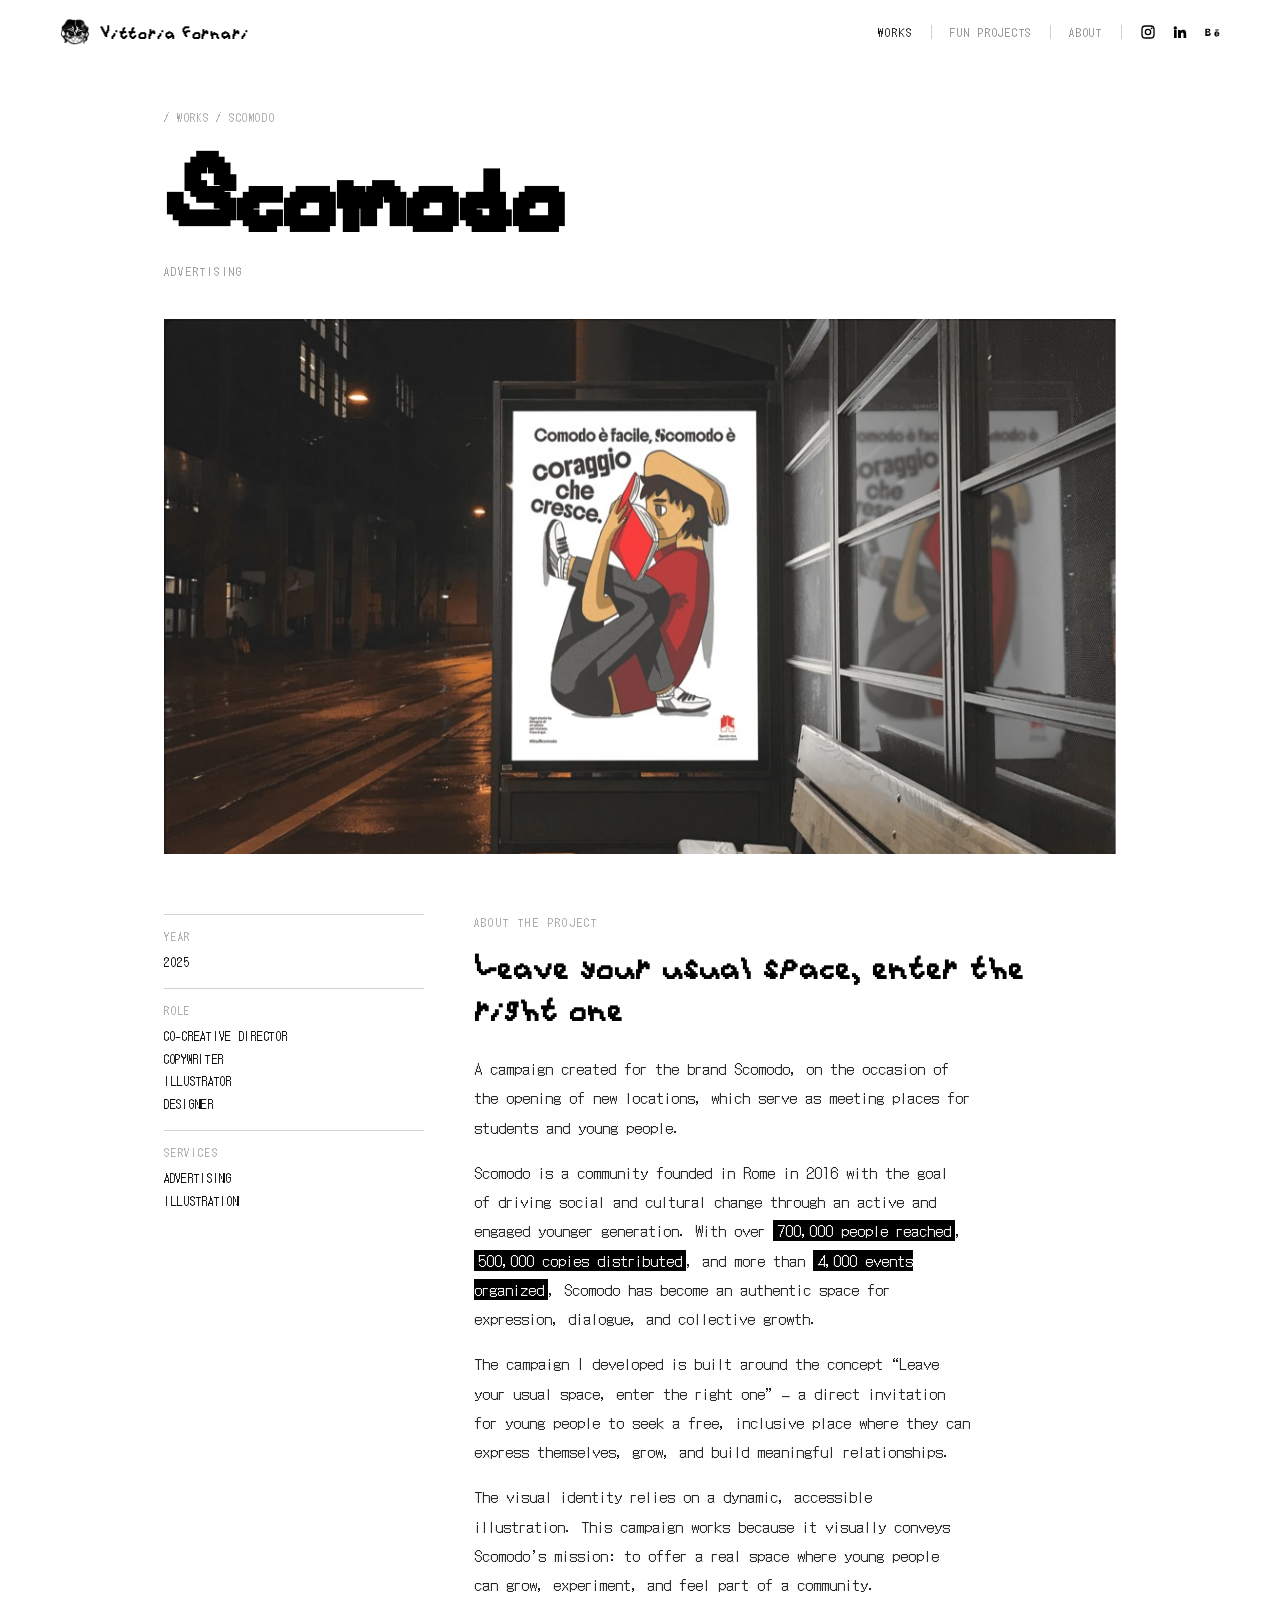
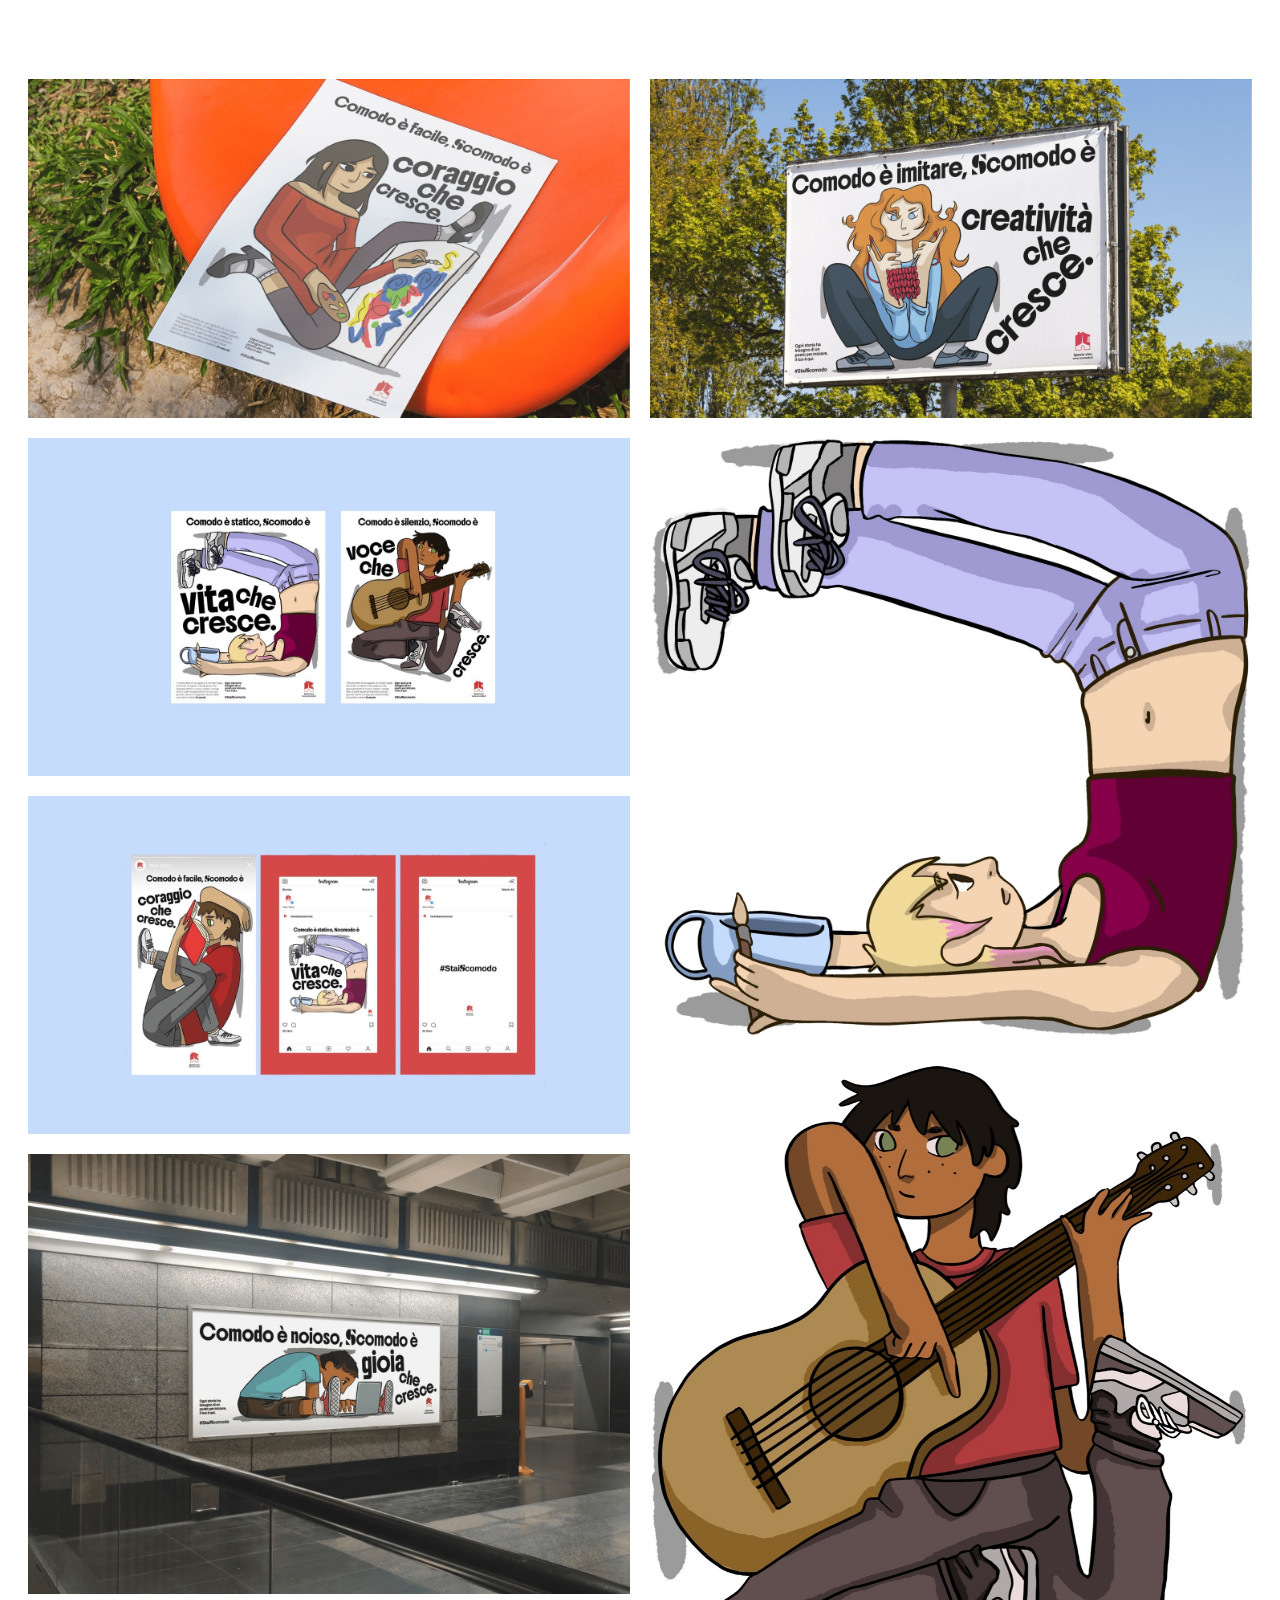
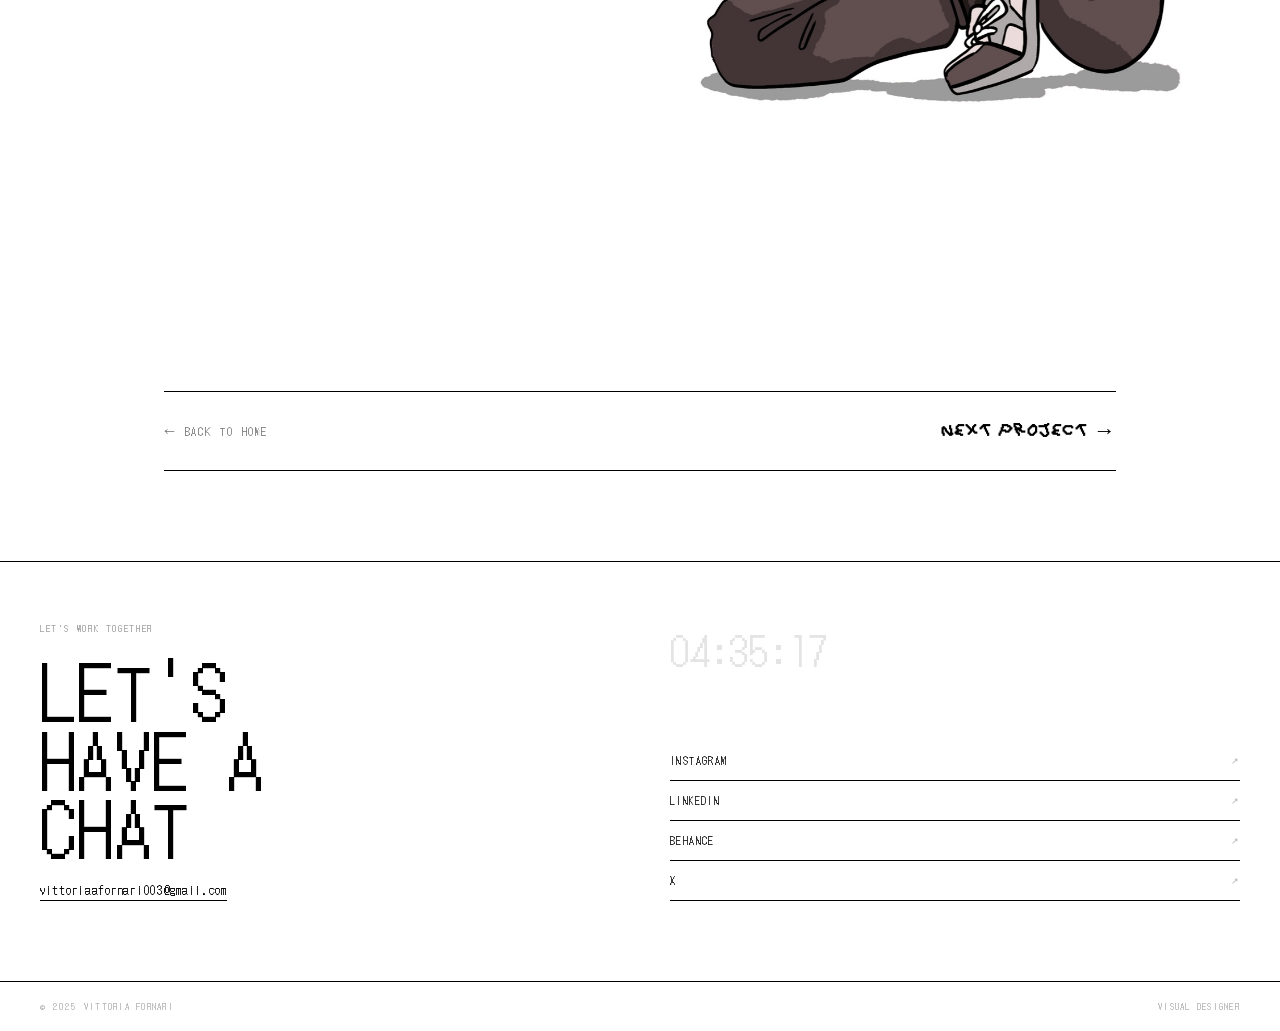
<file: projects/scomodo.html>
<!DOCTYPE html>
<html lang="en">
<head>
<meta charset="UTF-8">
<meta name="viewport" content="width=device-width, initial-scale=1.0">
<title>Scomodo — Vittoria Fornari</title>
<meta name="description" content="Scomodo — project by Vittoria Fornari, Visual Designer.">
<link rel="icon" type="image/png" href="../assets/proj/logo.png">
<link rel="preconnect" href="https://fonts.googleapis.com">
<link rel="preconnect" href="https://fonts.gstatic.com" crossorigin>
<link href="https://fonts.googleapis.com/css2?family=DotGothic16&display=swap" rel="stylesheet">
<style>
@font-face { font-family:'CHAOS16'; src:url('../fonts/chaos16.woff2') format('woff2'); font-weight:normal; font-style:normal; font-display:swap; }
*{margin:0;padding:0;box-sizing:border-box;}
html{scroll-behavior:smooth;}
body{background:#fff;color:#000;font-family:'DotGothic16',sans-serif;-webkit-font-smoothing:antialiased;overflow-x:hidden;}
a{color:inherit;text-decoration:none;}
img{display:block;max-width:100%;}
.wrap{max-width:1040px;margin:0 auto;padding:0 44px;}

/* ticker */
#tk{height:28px;background:#000;overflow:hidden;display:flex;align-items:center;}
.tk-tr{display:flex;white-space:nowrap;animation:tk 40s linear infinite;}
.tk-tr span{font-size:9px;letter-spacing:.18em;text-transform:uppercase;color:rgba(255,255,255,.75);padding:0 28px;}
.tk-tr .d{color:rgba(255,255,255,.3);padding:0;}
@keyframes tk{from{transform:translateX(0)}to{transform:translateX(-50%)}}

/* header */
header.h{position:sticky;top:0;z-index:50;background:#fff;border-bottom:1px solid rgba(0,0,0,.08);}
.h-in{display:flex;align-items:center;justify-content:space-between;height:64px;}
.brand{display:flex;align-items:center;gap:10px;}
.brand img{width:30px;height:30px;border-radius:50%;}
.brand span{font-family:'CHAOS16',sans-serif;font-size:20px;letter-spacing:.04em;}
.h-nav{display:flex;gap:28px;}
.h-nav a{font-size:11px;letter-spacing:.16em;text-transform:uppercase;color:rgba(0,0,0,.5);transition:color .15s;}
.h-nav a:hover{color:#000;}
@media(max-width:680px){.h-nav{gap:16px;}.h-nav a:nth-child(n+3){display:none;}}

/* breadcrumb */
.bc{font-size:10px;letter-spacing:.16em;text-transform:uppercase;color:rgba(0,0,0,.4);margin-top:46px;}
.bc a:hover{color:#000;}

/* hero */
.hero{font-family:'CHAOS16',sans-serif;font-size:clamp(46px,11vw,120px);line-height:.95;margin:18px 0 6px;}
.hero-cat{font-size:11px;letter-spacing:.2em;text-transform:uppercase;color:rgba(0,0,0,.45);margin-bottom:40px;}

.cover{width:100%;margin-bottom:60px;}

/* overview */
.ov{display:grid;grid-template-columns:260px 1fr;gap:50px;margin-bottom:64px;}
@media(max-width:760px){.ov{grid-template-columns:1fr;gap:34px;}}
.meta-row{border-top:1px solid rgba(0,0,0,.18);padding:14px 0;}
.meta-row .k{font-size:10px;letter-spacing:.18em;text-transform:uppercase;color:rgba(0,0,0,.4);margin-bottom:7px;}
.meta-row .v{font-size:12px;letter-spacing:.06em;text-transform:uppercase;line-height:1.9;}
.about .ab-k{font-size:11px;letter-spacing:.2em;text-transform:uppercase;color:rgba(0,0,0,.4);margin-bottom:18px;}
.about h2{font-family:'CHAOS16',sans-serif;font-weight:400;font-size:clamp(24px,4vw,40px);line-height:1.05;margin-bottom:22px;}
.about p{font-size:15px;line-height:1.95;color:#222;margin-bottom:16px;max-width:62ch;}
.about strong{font-weight:400;background:#000;color:#fff;padding:0 4px;}
.about em{font-style:italic;}

/* gallery */
.gal{width:100vw;position:relative;left:50%;transform:translateX(-50%);padding:0 28px;column-count:2;column-gap:20px;margin:0 0 80px;}
.gal img{width:100%;margin:0 0 20px;break-inside:avoid;display:block;}
@media(max-width:760px){.gal{column-count:1;padding:0 18px;}}

/* project nav */
.pnav{display:flex;justify-content:space-between;align-items:center;border-top:1px solid #000;border-bottom:1px solid #000;padding:26px 0;margin-bottom:90px;}
.pnav a{font-size:11px;letter-spacing:.16em;text-transform:uppercase;color:rgba(0,0,0,.55);transition:color .15s;}
.pnav a:hover{color:#000;}
.pnav .nx{font-family:'CHAOS16',sans-serif;font-size:22px;letter-spacing:.02em;color:#000;}

/* contact */
.chat{text-align:center;padding:30px 0 70px;}
.chat h2{font-family:'CHAOS16',sans-serif;font-size:clamp(44px,12vw,120px);line-height:1;margin-bottom:30px;}
.chat .em{font-size:clamp(14px,2.2vw,20px);border-bottom:1px solid #000;padding-bottom:3px;}
.chat .soc{margin-top:34px;display:flex;gap:24px;justify-content:center;flex-wrap:wrap;}
.chat .soc a{font-size:11px;letter-spacing:.12em;text-transform:uppercase;color:rgba(0,0,0,.55);}
.chat .soc a:hover{color:#000;}

footer.f{border-top:1px solid rgba(0,0,0,.12);}
.f-in{display:flex;justify-content:space-between;padding:22px 0;font-size:10px;letter-spacing:.14em;text-transform:uppercase;color:rgba(0,0,0,.45);}

/* ── SITE FOOTER ── */
.site-foot{width:100%;background:#fff;border-top:1px solid #000;font-family:'DotGothic16',sans-serif;color:#000;}
.ft-wrap{display:grid;grid-template-columns:1fr 1fr;padding:60px 40px 80px;gap:60px;}
.ft-cta{display:flex;flex-direction:column;gap:20px;}
.ft-eyebrow{font-size:9px;letter-spacing:.18em;text-transform:uppercase;opacity:.38;}
.ft-title{font-family:'DotGothic16',sans-serif;font-size:clamp(36px,6vw,72px);line-height:.95;letter-spacing:.02em;}
.ft-email{font-size:12px;letter-spacing:.06em;color:#000;text-decoration:none;border-bottom:1px solid #000;padding-bottom:2px;width:fit-content;transition:opacity .15s;}
.ft-email:hover{opacity:.45;}
.ft-right{display:flex;flex-direction:column;justify-content:space-between;}
.ft-clock{font-family:'DotGothic16',sans-serif;font-size:38px;letter-spacing:.02em;opacity:.1;}
.ft-links{display:flex;flex-direction:column;gap:0;}
.ft-link{font-size:10px;letter-spacing:.14em;text-transform:uppercase;color:#000;text-decoration:none;display:flex;align-items:center;justify-content:space-between;border-bottom:1px solid #000;padding:12px 0;transition:opacity .15s;}
.ft-link:hover{opacity:.45;}
.ft-link span{opacity:.3;font-size:9px;}
.ft-bottom{border-top:1px solid #000;padding:18px 40px;display:flex;align-items:center;justify-content:space-between;}
.ft-copy{font-size:9px;letter-spacing:.14em;text-transform:uppercase;opacity:.3;}
@media(max-width:680px){.ft-wrap{grid-template-columns:1fr;gap:40px;padding:40px 20px 60px;}.ft-title{font-size:36px;}.ft-clock{font-size:24px;}.ft-bottom{padding:16px 20px;flex-direction:column;gap:6px;align-items:flex-start;}.ft-email{font-size:10px;word-break:break-all;}.ft-link{font-size:10px;padding:14px 0;}.ft-eyebrow{font-size:8px;}}
@media(max-width:400px){.ft-wrap{padding:32px 16px 48px;}.ft-title{font-size:28px;}.ft-bottom{padding:14px 16px;}}

.nav-soc{display:inline-flex;align-items:center;gap:16px;margin-left:24px;}
.nav-ico{display:inline-flex;align-items:center;color:rgba(0,0,0,.5);transition:color .15s;}
.nav-ico:hover{color:#000;}
.nav-ico svg{width:16px;height:16px;display:block;}

/* ===== UNIFIED NAVBAR ===== */
.snav{position:sticky;top:0;z-index:80;display:flex;align-items:center;justify-content:space-between;height:64px;padding:0 60px;background:#fff;}
.snav.hero{position:absolute;left:0;right:0;}
.snav a,.snav a:hover,.snav a:visited,.snav a:focus,.snav a:active{text-decoration:none !important;color:inherit;}
.snav-brand{display:flex;align-items:center;gap:10px;flex-shrink:0;}
.snav-brand img{width:30px;height:30px;border-radius:50%;object-fit:cover;}
.snav-brand span{font-family:'CHAOS16',sans-serif;font-size:20px;letter-spacing:.04em;color:#000;}
.snav-menu{display:flex;align-items:center;gap:18px;}
.snav-menu>a{font-family:'DotGothic16',sans-serif;font-size:11px;letter-spacing:.16em;text-transform:uppercase;color:rgba(0,0,0,.5);transition:color .15s;}
.snav-menu>a:hover,.snav-menu>a.active{color:#000;}
.snav-div{width:1px;height:14px;background:rgba(0,0,0,.18);flex:0 0 auto;}
.snav-soc{display:inline-flex;align-items:center;gap:16px;margin-left:0;}
.snav-ico{display:inline-flex;align-items:center;color:rgba(0,0,0,.5);transition:color .15s;}
.snav-ico:hover{color:#000;}
.snav-ico svg{width:16px;height:16px;display:block;}
.snav-burger{display:none;flex-direction:column;gap:5px;cursor:pointer;padding:4px;background:none;border:none;z-index:90;}
.snav-burger span{display:block;width:22px;height:1.5px;background:#000;transition:transform .25s,opacity .25s;}
.snav-burger.open span:nth-child(1){transform:translateY(6.5px) rotate(45deg);}
.snav-burger.open span:nth-child(2){opacity:0;}
.snav-burger.open span:nth-child(3){transform:translateY(-6.5px) rotate(-45deg);}
.snav-drawer{display:none;position:absolute;top:64px;left:0;right:0;background:#fff;z-index:70;border-bottom:1px solid rgba(0,0,0,.08);padding:20px 60px 28px;flex-direction:column;gap:16px;}
.snav-drawer.open{display:flex;}
.snav-drawer>a{font-family:'DotGothic16',sans-serif;font-size:13px;letter-spacing:.16em;text-transform:uppercase;color:rgba(0,0,0,.55);}
.snav-drawer>a:hover,.snav-drawer>a.active{color:#000;}
.snav-drawer .snav-soc{margin-left:0;gap:20px;}
@media(max-width:680px){.snav{padding:0 20px;}.snav-menu{display:none;}.snav-burger{display:flex;}.snav-brand span{font-size:16px;}.snav-drawer{padding:20px 20px 28px;}}
</style>
</head>
<body>

<header class="snav"><a class="snav-brand" href="../index.html"><img src="../assets/proj/logo.png" alt="Vitto"><span>Vittoria Fornari</span></a><nav class="snav-menu"><a href="../index.html" class="active">Works</a><span class="snav-div"></span><a href="../funprojects.html">Fun Projects</a><span class="snav-div"></span><a href="../aboutme.html">About</a><span class="snav-div"></span><span class="snav-soc"><a class="snav-ico" target="_blank" rel="noreferrer" aria-label="Instagram" href="https://www.instagram.com/vitto_gd"><svg viewBox="0 0 24 24" fill="none" stroke="currentColor" stroke-width="2"><rect x="3" y="3" width="18" height="18" rx="5"/><circle cx="12" cy="12" r="4"/><circle cx="17.5" cy="6.5" r="1.3" fill="currentColor" stroke="none"/></svg></a><a class="snav-ico" target="_blank" rel="noreferrer" aria-label="LinkedIn" href="https://www.linkedin.com/in/vittoria-fornari-6405b0313"><svg viewBox="0 0 24 24" fill="currentColor"><path d="M4.98 3.5a2.5 2.5 0 100 5 2.5 2.5 0 000-5zM3 9h4v12H3zM9 9h3.8v1.7h.1c.5-.9 1.8-1.9 3.7-1.9 4 0 4.7 2.6 4.7 6V21h-4v-5.3c0-1.3 0-2.9-1.8-2.9s-2 1.4-2 2.8V21H9z"/></svg></a><a class="snav-ico" target="_blank" rel="noreferrer" aria-label="Behance" href="https://www.behance.net/vittoriafornari2"><svg viewBox="0 0 24 24" fill="currentColor"><path d="M8.2 11.3c.8-.4 1.2-1 1.2-1.9 0-1.8-1.3-2.4-3-2.4H2v10.9h4.6c1.8 0 3.5-.9 3.5-2.9 0-1.2-.6-2.1-1.9-2.4zM4.3 8.7h1.9c.7 0 1.3.2 1.3 1s-.5 1.1-1.3 1.1H4.3zm2.1 6.8H4.3v-2.6h2.2c.9 0 1.5.4 1.5 1.3 0 .9-.7 1.3-1.6 1.3zM22 9.6h-5V8.4h5zM19.4 11c-2.3 0-3.9 1.6-3.9 3.9s1.5 3.9 3.9 3.9c1.8 0 3-.8 3.5-2.5h-1.9c-.2.6-.8.9-1.5.9-1 0-1.6-.6-1.7-1.6H23c.2-2.4-1-4.5-3.6-4.5zm-1.6 3.1c.1-.9.6-1.5 1.6-1.5.9 0 1.4.6 1.5 1.5z"/></svg></a></span></nav><button class="snav-burger" aria-label="Menu"><span></span><span></span><span></span></button><nav class="snav-drawer"><a href="../index.html" class="active">Works</a><a href="../funprojects.html">Fun Projects</a><a href="../aboutme.html">About</a><span class="snav-soc"><a class="snav-ico" target="_blank" rel="noreferrer" aria-label="Instagram" href="https://www.instagram.com/vitto_gd"><svg viewBox="0 0 24 24" fill="none" stroke="currentColor" stroke-width="2"><rect x="3" y="3" width="18" height="18" rx="5"/><circle cx="12" cy="12" r="4"/><circle cx="17.5" cy="6.5" r="1.3" fill="currentColor" stroke="none"/></svg></a><a class="snav-ico" target="_blank" rel="noreferrer" aria-label="LinkedIn" href="https://www.linkedin.com/in/vittoria-fornari-6405b0313"><svg viewBox="0 0 24 24" fill="currentColor"><path d="M4.98 3.5a2.5 2.5 0 100 5 2.5 2.5 0 000-5zM3 9h4v12H3zM9 9h3.8v1.7h.1c.5-.9 1.8-1.9 3.7-1.9 4 0 4.7 2.6 4.7 6V21h-4v-5.3c0-1.3 0-2.9-1.8-2.9s-2 1.4-2 2.8V21H9z"/></svg></a><a class="snav-ico" target="_blank" rel="noreferrer" aria-label="Behance" href="https://www.behance.net/vittoriafornari2"><svg viewBox="0 0 24 24" fill="currentColor"><path d="M8.2 11.3c.8-.4 1.2-1 1.2-1.9 0-1.8-1.3-2.4-3-2.4H2v10.9h4.6c1.8 0 3.5-.9 3.5-2.9 0-1.2-.6-2.1-1.9-2.4zM4.3 8.7h1.9c.7 0 1.3.2 1.3 1s-.5 1.1-1.3 1.1H4.3zm2.1 6.8H4.3v-2.6h2.2c.9 0 1.5.4 1.5 1.3 0 .9-.7 1.3-1.6 1.3zM22 9.6h-5V8.4h5zM19.4 11c-2.3 0-3.9 1.6-3.9 3.9s1.5 3.9 3.9 3.9c1.8 0 3-.8 3.5-2.5h-1.9c-.2.6-.8.9-1.5.9-1 0-1.6-.6-1.7-1.6H23c.2-2.4-1-4.5-3.6-4.5zm-1.6 3.1c.1-.9.6-1.5 1.6-1.5.9 0 1.4.6 1.5 1.5z"/></svg></a></span></nav></header>

<main class="wrap">
  <div class="bc"> / <a href="../index.html">Works</a> / Scomodo</div>
  <h1 class="hero">Scomodo</h1>
  <div class="hero-cat">Advertising</div>
  <img class="cover" src="../assets/proj/scomodo-cover.jpg" alt="Scomodo">

  <section class="ov">
    <div class="meta">
      <div class="meta-row"><div class="k">Year</div><div class="v">2025</div></div>
      <div class="meta-row"><div class="k">Role</div><div class="v">CO-CREATIVE DIRECTOR<br>COPYWRITER<br>ILLUSTRATOR<br>DESIGNER</div></div>
      <div class="meta-row"><div class="k">Services</div><div class="v">Advertising<br>Illustration</div></div>
    </div>
    <div class="about">
      <div class="ab-k">About the project</div>
      <h2>Leave your usual space, enter the right one</h2>
      <p>A campaign created for the brand Scomodo, on the occasion of the opening of new locations, which serve as meeting places for students and young people.</p>
      <p>Scomodo is a community founded in Rome in 2016 with the goal of driving social and cultural change through an active and engaged younger generation. With over <strong>700,000 people reached</strong>, <strong>500,000 copies distributed</strong>, and more than <strong>4,000 events organized</strong>, Scomodo has become an authentic space for expression, dialogue, and collective growth.</p>
      <p>The campaign I developed is built around the concept “Leave your usual space, enter the right one” — a direct invitation for young people to seek a free, inclusive place where they can express themselves, grow, and build meaningful relationships.</p>
      <p>The visual identity relies on a dynamic, accessible illustration. This campaign works because it visually conveys Scomodo’s mission: to offer a real space where young people can grow, experiment, and feel part of a community.</p>
    </div>
  </section>

  <section class="gal">
    <img src="../assets/proj/scomodo-1.jpg" alt="Scomodo — 1" loading="lazy" onerror="this.remove()">
    <img src="../assets/proj/scomodo-2.jpg" alt="Scomodo — 2" loading="lazy" onerror="this.remove()">
    <img src="../assets/proj/scomodo-3.jpg" alt="Scomodo — 3" loading="lazy" onerror="this.remove()">
    <img src="../assets/proj/scomodo-4.jpg" alt="Scomodo — 4" loading="lazy" onerror="this.remove()">
    <img src="../assets/proj/scomodo-5.jpg" alt="Scomodo — 5" loading="lazy" onerror="this.remove()">
    <img src="../assets/proj/scomodo-6.jpg" alt="Scomodo — 6" loading="lazy" onerror="this.remove()">
    <img src="../assets/proj/scomodo-7.jpg" alt="Scomodo — 7" loading="lazy" onerror="this.remove()">
  </section>

  <nav class="pnav">
    <a href="../index.html">← Back to home</a>
    <a class="nx" href="bozza.html">Next project →</a>
  </nav>
</main>

<footer class="site-foot">
  <div class="ft-wrap">
    <div class="ft-cta">
      <span class="ft-eyebrow">Let's work together</span>
      <div class="ft-title">LET'S<br>HAVE A<br>CHAT</div>
      <a class="ft-email" href="mailto:vittoriaafornari003@gmail.com">vittoriaafornari003@gmail.com</a>
    </div>
    <div class="ft-right">
      <div class="ft-clock" id="ft-clock">00:00:00</div>
      <div class="ft-links">
        <a class="ft-link" href="https://www.instagram.com/vitto_gd" target="_blank" rel="noreferrer">Instagram<span>&#8599;</span></a>
        <a class="ft-link" href="https://www.linkedin.com/in/vittoria-fornari-6405b0313" target="_blank" rel="noreferrer">LinkedIn<span>&#8599;</span></a>
        <a class="ft-link" href="https://www.behance.net/vittoriafornari2" target="_blank" rel="noreferrer">Behance<span>&#8599;</span></a>
        <a class="ft-link" href="https://x.com/jeonvittoo" target="_blank" rel="noreferrer">X<span>&#8599;</span></a>
      </div>
    </div>
  </div>
  <div class="ft-bottom">
    <span class="ft-copy">&copy; 2025 Vittoria Fornari</span>
    <span class="ft-copy">Visual Designer</span>
  </div>
</footer>
<script>
(function(){function tick(){var el=document.getElementById('ft-clock');if(!el)return;el.textContent=new Date().toLocaleTimeString('it-IT',{timeZone:'Europe/Rome',hour:'2-digit',minute:'2-digit',second:'2-digit'});}tick();setInterval(tick,1000);})();
</script>


<script>(function(){var b=document.querySelector(".snav-burger"),d=document.querySelector(".snav-drawer");if(b&&d){b.addEventListener("click",function(){b.classList.toggle("open");d.classList.toggle("open");});d.querySelectorAll("a").forEach(function(a){a.addEventListener("click",function(){b.classList.remove("open");d.classList.remove("open");});});}})();</script>
</body>
</html>
</file>
